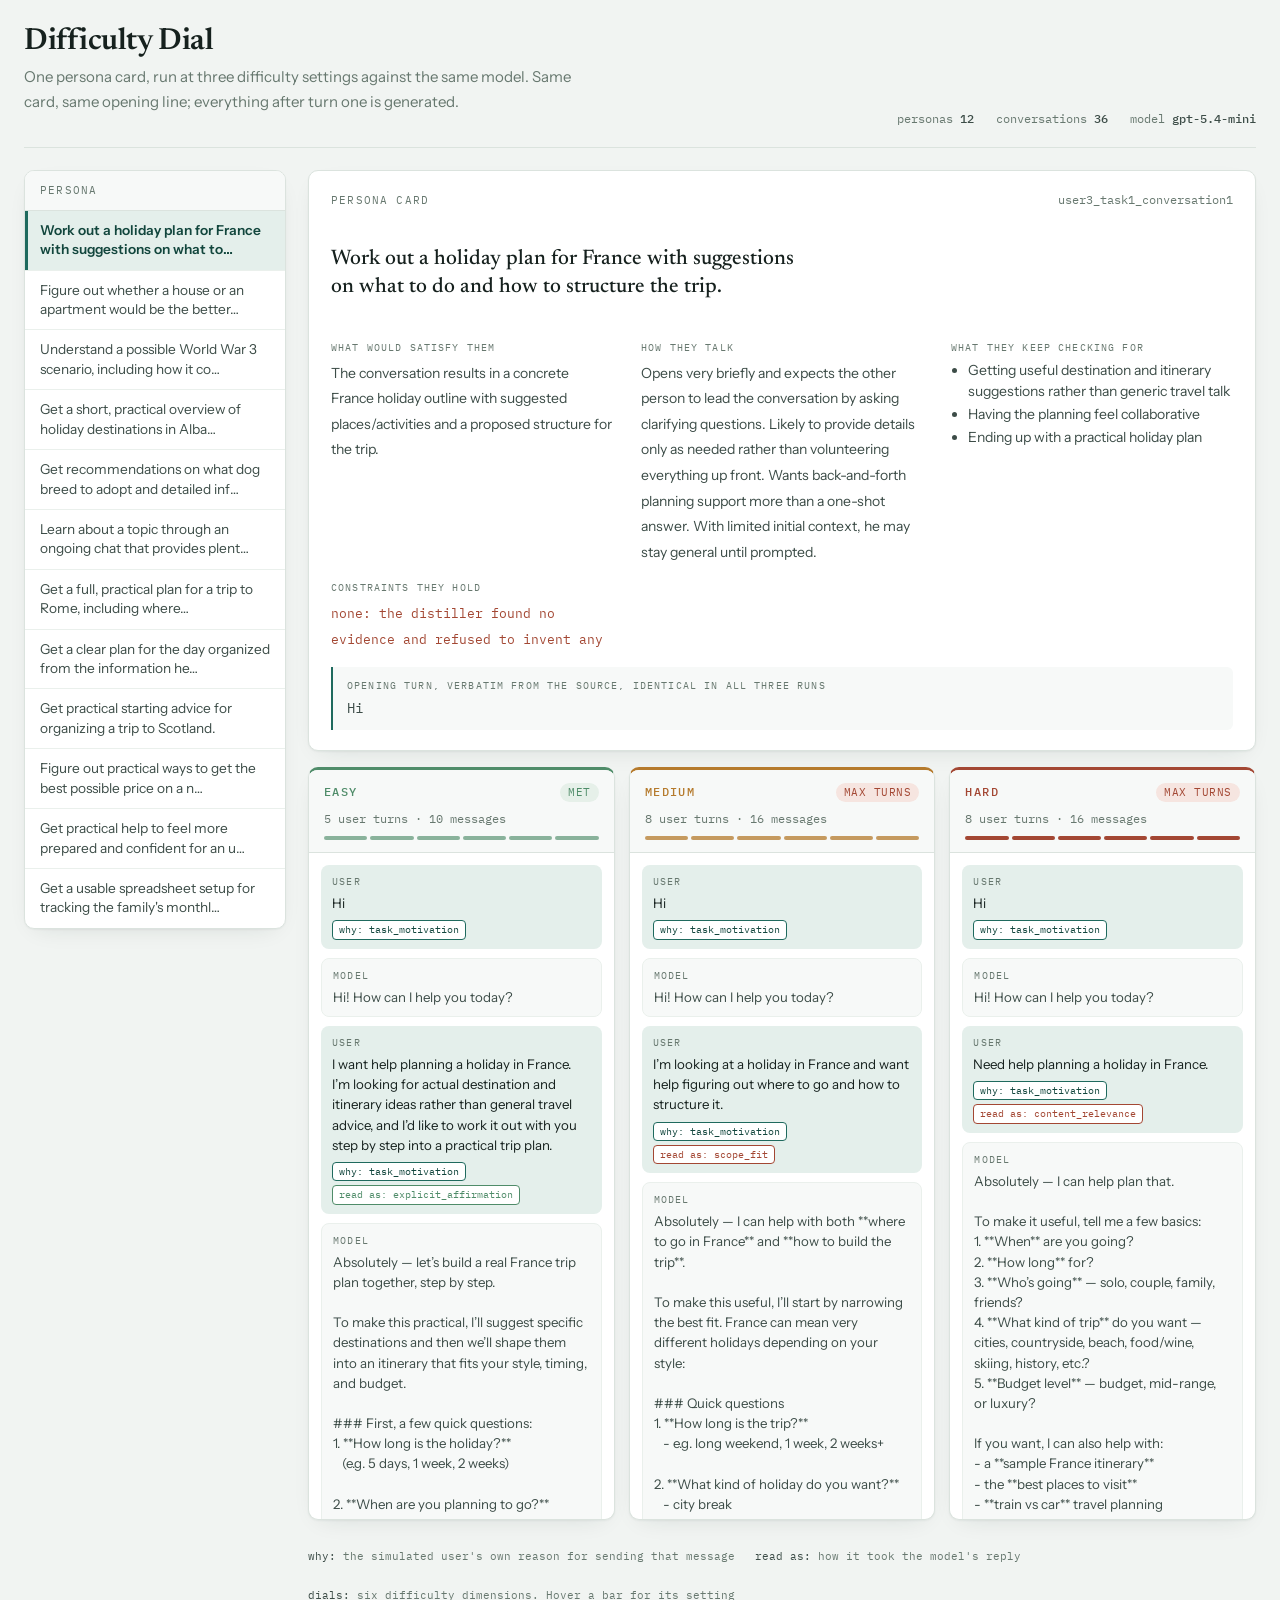
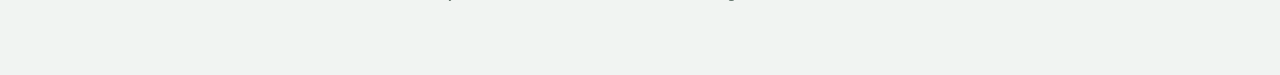
<file: site/static/demos/user-agent-eval/index.html>
<!doctype html>
<html lang="en">
<head>
<meta charset="utf-8">
<meta name="viewport" content="width=device-width, initial-scale=1">
<title>Difficulty Dial</title>
<link rel="preconnect" href="https://fonts.googleapis.com">
<link rel="preconnect" href="https://fonts.gstatic.com" crossorigin>
<link rel="stylesheet" href="https://fonts.googleapis.com/css2?family=Newsreader:opsz,wght@6..72,400;6..72,500;6..72,600&family=Instrument+Sans:wght@400;500;600&family=IBM+Plex+Mono:wght@400;500&display=swap">

<style>
:root{
  --ground:#F1F4F2; --surface:#FFFFFF; --surface-2:#F7F9F8;
  --ink:#16211E; --ink-2:#3C4C47; --muted:#67786F; --line:#DBE3DE; --line-2:#EAF0EC;
  --accent:#1F6A5E; --accent-soft:#E4EFEB; --accent-ink:#12463D;
  --easy:#4F8C69; --medium:#B57A2C; --hard:#A34733;
  --easy-soft:#E6F0E9; --hard-soft:#F6E5E0;
  --shadow:0 1px 2px rgba(20,40,34,.05),0 8px 24px -12px rgba(20,40,34,.14);
  --f-display:"Newsreader",ui-serif,Georgia,serif;
  --f-body:"Instrument Sans",ui-sans-serif,system-ui,-apple-system,sans-serif;
  --f-mono:"IBM Plex Mono",ui-monospace,SFMono-Regular,Menlo,monospace;
}
@media (prefers-color-scheme:dark){
  :root:not([data-theme="light"]){
    --ground:#0E1513; --surface:#171F1D; --surface-2:#1C2523;
    --ink:#E2EAE6; --ink-2:#BCC9C4; --muted:#889992;
    --line:#28352F; --line-2:#212C29;
    --accent:#4FC3AB; --accent-soft:#16302B; --accent-ink:#8FE0CE;
    --easy:#6FB489; --medium:#D6A153; --hard:#CE7259;
    --easy-soft:#182A21; --hard-soft:#2C1D19;
    --shadow:0 1px 2px rgba(0,0,0,.4),0 10px 28px -14px rgba(0,0,0,.6);
  }
}
:root[data-theme="dark"]{
  --ground:#0E1513; --surface:#171F1D; --surface-2:#1C2523;
  --ink:#E2EAE6; --ink-2:#BCC9C4; --muted:#889992;
  --line:#28352F; --line-2:#212C29;
  --accent:#4FC3AB; --accent-soft:#16302B; --accent-ink:#8FE0CE;
  --easy:#6FB489; --medium:#D6A153; --hard:#CE7259;
  --easy-soft:#182A21; --hard-soft:#2C1D19;
  --shadow:0 1px 2px rgba(0,0,0,.4),0 10px 28px -14px rgba(0,0,0,.6);
}

*{box-sizing:border-box}
body{
  margin:0;background:var(--ground);color:var(--ink);
  font-family:var(--f-body);font-size:16px;line-height:1.6;-webkit-font-smoothing:antialiased;
}
.shell{max-width:1440px;margin:0 auto;padding:26px 24px 60px;display:flex;flex-direction:column;gap:22px}
h1{font-family:var(--f-display);font-weight:600;font-size:1.9rem;letter-spacing:-.015em;margin:0;line-height:1.1}
.head{display:flex;align-items:flex-end;justify-content:space-between;gap:24px;flex-wrap:wrap;
  padding-bottom:18px;border-bottom:1px solid var(--line)}
.head .sub{font-size:.94rem;color:var(--muted);max-width:56ch;margin-top:6px}
.head .counts{font-family:var(--f-mono);font-size:.75rem;color:var(--muted);
  display:flex;gap:22px;flex-wrap:wrap;font-variant-numeric:tabular-nums}
.head .counts b{color:var(--ink-2);font-weight:500}

.layout{display:grid;grid-template-columns:262px 1fr;gap:22px;align-items:start}

.picker{background:var(--surface);border:1px solid var(--line);border-radius:10px;
  overflow:hidden;position:sticky;top:18px;box-shadow:var(--shadow)}
.picker .ph{padding:11px 15px;border-bottom:1px solid var(--line);background:var(--surface-2);
  font-family:var(--f-mono);font-size:.67rem;letter-spacing:.11em;text-transform:uppercase;color:var(--muted)}
.picker button{display:block;width:100%;text-align:left;background:none;border:0;
  border-bottom:1px solid var(--line-2);padding:10px 15px;cursor:pointer;
  font-family:var(--f-body);font-size:.855rem;color:var(--ink-2);line-height:1.42}
.picker button:last-child{border-bottom:0}
.picker button:hover{background:var(--surface-2)}
.picker button[aria-current="true"]{background:var(--accent-soft);color:var(--accent-ink);
  font-weight:600;box-shadow:inset 3px 0 0 var(--accent)}
.picker button:focus-visible{outline:2px solid var(--accent);outline-offset:-2px}

.card{background:var(--surface);border:1px solid var(--line);border-radius:10px;
  padding:20px 22px;display:flex;flex-direction:column;gap:16px;box-shadow:var(--shadow)}
.card-top{display:flex;align-items:baseline;justify-content:space-between;gap:16px;flex-wrap:wrap}
.card-top .lbl{font-family:var(--f-mono);font-size:.67rem;letter-spacing:.11em;
  text-transform:uppercase;color:var(--muted)}
.card-top .src{font-family:var(--f-mono);font-size:.72rem;color:var(--muted)}
.goal{font-family:var(--f-display);font-size:1.32rem;line-height:1.32;font-weight:500;
  text-wrap:balance;max-width:48ch}
.grid{display:grid;grid-template-columns:repeat(auto-fit,minmax(228px,1fr));gap:15px 28px}
.f .k{font-family:var(--f-mono);font-size:.65rem;letter-spacing:.11em;text-transform:uppercase;
  color:var(--muted);display:block;margin-bottom:4px}
.f .v{font-size:.875rem;color:var(--ink-2);line-height:1.5}
.f .empty{color:var(--hard);font-family:var(--f-mono);font-size:.79rem;line-height:1.45}
.f ul{margin:0;padding-left:17px}
.f li{margin-bottom:2px}
.opening{font-family:var(--f-mono);font-size:.855rem;background:var(--surface-2);
  border-left:2px solid var(--accent);padding:10px 14px;border-radius:0 6px 6px 0;color:var(--ink-2)}
.opening span{display:block;font-size:.65rem;letter-spacing:.11em;text-transform:uppercase;
  color:var(--muted);margin-bottom:4px}

.cols{display:grid;grid-template-columns:repeat(3,1fr);gap:14px}
.col{background:var(--surface);border:1px solid var(--line);border-radius:10px;
  overflow:hidden;display:flex;flex-direction:column;box-shadow:var(--shadow)}
.col.easy{border-top:3px solid var(--easy)}
.col.medium{border-top:3px solid var(--medium)}
.col.hard{border-top:3px solid var(--hard)}
.col-head{padding:12px 15px;border-bottom:1px solid var(--line);background:var(--surface-2);
  display:flex;flex-direction:column;gap:8px}
.col-title{display:flex;align-items:baseline;justify-content:space-between;gap:8px}
.col-title .t{font-family:var(--f-mono);font-size:.76rem;letter-spacing:.12em;
  text-transform:uppercase;font-weight:500}
.col.easy .t{color:var(--easy)} .col.medium .t{color:var(--medium)} .col.hard .t{color:var(--hard)}
.stop{border-radius:99px;padding:1px 8px;font-family:var(--f-mono);font-size:.66rem;
  letter-spacing:.05em;text-transform:uppercase;white-space:nowrap}
.stop.met{background:var(--easy-soft);color:var(--easy)}
.stop.max_turns,.stop.gave_up{background:var(--hard-soft);color:var(--hard)}
.col-stats{font-family:var(--f-mono);font-size:.72rem;color:var(--muted);font-variant-numeric:tabular-nums}
.dials{display:flex;gap:3px}
.dials i{flex:1;height:4px;border-radius:2px;background:var(--line);display:block}
.dials i.lv-medium{background:var(--medium);opacity:.75}
.dials i.lv-low{background:var(--hard)}
.dials i.lv-high{background:var(--easy);opacity:.65}

.thread{padding:12px;display:flex;flex-direction:column;gap:9px;max-height:74vh;overflow-y:auto}
.turn{border-radius:8px;padding:9px 11px;font-size:.83rem;line-height:1.52}
.turn.u{background:var(--accent-soft);color:var(--ink)}
.turn.a{background:var(--surface-2);color:var(--ink-2);border:1px solid var(--line-2)}
.turn .who{font-family:var(--f-mono);font-size:.62rem;letter-spacing:.12em;text-transform:uppercase;
  color:var(--muted);display:block;margin-bottom:4px}
.turn .body{white-space:pre-wrap;overflow-wrap:anywhere}
.turn .trunc{color:var(--muted);font-family:var(--f-mono);font-size:.71rem}
.chips{display:flex;flex-wrap:wrap;gap:4px;margin-top:7px}
.chip{font-family:var(--f-mono);font-size:.63rem;padding:1px 6px;border-radius:4px;
  border:1px solid var(--line);color:var(--muted);background:var(--surface)}
.chip.why{border-color:var(--accent);color:var(--accent-ink)}
.chip.bad{border-color:var(--hard);color:var(--hard)}
.chip.good{border-color:var(--easy);color:var(--easy)}

.tabs{display:none;gap:6px}
.tabs button{flex:1;padding:9px;border:1px solid var(--line);background:var(--surface);
  border-radius:8px;font-family:var(--f-mono);font-size:.72rem;letter-spacing:.1em;
  text-transform:uppercase;cursor:pointer;color:var(--muted)}
.tabs button[aria-pressed="true"]{background:var(--accent-soft);color:var(--accent-ink);
  border-color:var(--accent)}
.legend{font-family:var(--f-mono);font-size:.71rem;color:var(--muted);display:flex;
  gap:20px;flex-wrap:wrap;align-items:center}
.legend b{font-weight:400;color:var(--ink-2)}

@media (max-width:1040px){
  .layout{grid-template-columns:1fr}
  .picker{position:static}
  .picker .list{display:grid;grid-template-columns:repeat(auto-fill,minmax(200px,1fr))}
}
@media (max-width:800px){
  .cols{grid-template-columns:1fr}
  .col{display:none} .col.active{display:flex}
  .tabs{display:flex}
  .thread{max-height:none}
}
@media (prefers-reduced-motion:reduce){*{animation:none!important;transition:none!important}}
</style>

<div class="shell">
  <header class="head">
    <div>
      <h1>Difficulty Dial</h1>
      <p class="sub">One persona card, run at three difficulty settings against the same
        model. Same card, same opening line; everything after turn one is generated.</p>
    </div>
    <div class="counts">
      <span>personas <b id="m-personas">…</b></span>
      <span>conversations <b id="m-convs">…</b></span>
      <span>model <b id="m-sut">…</b></span>
    </div>
  </header>

  <div class="layout">
    <nav class="picker" aria-label="Persona">
      <div class="ph">Persona</div>
      <div class="list" id="picker"></div>
    </nav>

    <div class="stack" style="display:flex;flex-direction:column;gap:16px">
      <div class="card" id="card"></div>
      <div class="tabs" id="tabs" role="group" aria-label="Difficulty"></div>
      <div class="cols" id="cols"></div>
      <p class="legend">
        <span><b>why:</b> the simulated user's own reason for sending that message</span>
        <span><b>read as:</b> how it took the model's reply</span>
        <span><b>dials:</b> six difficulty dimensions. Hover a bar for its setting</span>
      </p>
    </div>
  </div>
</div>

<script type="application/json" id="data">{"tiers":["easy","medium","hard"],"profile":{"easy":{"conversations":12,"user_turns_mean":3.6666666666666665,"user_msg_chars_mean":242.65625,"resolved_rate":1.0,"gave_up_rate":0.0,"hit_turn_cap_rate":0.0,"reorientation_rate":0.022727272727272728,"dissatisfaction_rate":0.11363636363636363,"stop_reasons":{"met":12}},"medium":{"conversations":12,"user_turns_mean":4.25,"user_msg_chars_mean":152.48717948717947,"resolved_rate":0.8333333333333334,"gave_up_rate":0.0,"hit_turn_cap_rate":0.16666666666666666,"reorientation_rate":0.02040816326530612,"dissatisfaction_rate":0.14285714285714285,"stop_reasons":{"max_turns":2,"met":10}},"hard":{"conversations":12,"user_turns_mean":5.916666666666667,"user_msg_chars_mean":137.4915254237288,"resolved_rate":0.5833333333333334,"gave_up_rate":0.0,"hit_turn_cap_rate":0.4166666666666667,"reorientation_rate":0.25757575757575757,"dissatisfaction_rate":0.6212121212121212,"stop_reasons":{"max_turns":5,"met":7}}},"personas":[{"id":"user3_task1_conversation1","goal":"Work out a holiday plan for France with suggestions on what to do and how to structure the trip.","concerns":["Getting useful destination and itinerary suggestions rather than generic travel talk","Having the planning feel collaborative","Ending up with a practical holiday plan"],"constraints":[],"behavior":"Opens very briefly and expects the other person to lead the conversation by asking clarifying questions. Likely to provide details only as needed rather than volunteering everything up front. Wants back-and-forth planning support more than a one-shot answer. With limited initial context, he may stay general until prompted.","success":"The conversation results in a concrete France holiday outline with suggested places/activities and a proposed structure for the trip.","opening":"Hi","runs":{"easy":{"messages":[{"r":"u","c":"Hi","t":false,"rl":"task_motivation","xl":"","gs":"in_progress"},{"r":"a","c":"Hi! How can I help you today?","t":false},{"r":"u","c":"I want help planning a holiday in France. I’m looking for actual destination and itinerary ideas rather than general travel advice, and I’d like to work it out with you step by step into a practical trip plan.","t":false,"rl":"task_motivation","xl":"explicit_affirmation","gs":"in_progress"},{"r":"a","c":"Absolutely — let’s build a real France trip plan together, step by step.\n\nTo make this practical, I’ll suggest specific destinations and then we’ll shape them into an itinerary that fits your style, timing, and budget.\n\n### First, a few quick questions:\n1. **How long is the holiday?**  \n   (e.g. 5 days, 1 week, 2 weeks)\n\n2. **When are you planning to go?**  \n   (month or season is enough)\n\n3. **What kind of trip do you want?**  \n   Pick any that fit:\n   - city break\n   - countryside/villages\n   - beaches/coast\n   - food and wine\n   - history/culture\n   - mountains/nature\n   - relaxed or fast-paced\n   - family / romantic / solo / friends\n\n4. **How will you travel in France?**  \n   - train\n   - car\n   - a mix\n   - not sure yet\n\n5. **Where would you like to start/end?**  \n   - Paris\n   - another city\n   - open to suggestions\n\n6. **Any “must-haves” or “avoid” items?**  \n   For example:\n   - want to avoid too much moving around\n   - don’t want expensive destinations\n   - want beach + cities\n   - no hiking\n   - interested in Provence, Loire, Normandy, Alsace, Bordeaux, Riviera, etc.\n\n### I","t":true},{"r":"u","c":"I’m thinking about 10 to 12 days, probably in late May or September. I want a mix of cities, food and wine, scenery, and some history, with a fairly relaxed pace and not too much moving around. I’d prefer trains or a train plus a small amount of driving if it really helps, and I’m open on where to start and finish. Paris is fine, but I don’t want the whole trip to be just big cities. Provence, Loire, Normandy, Burgundy, and maybe Alsace all sound interesting.","t":false,"rl":"context_grounding_and_constraints","xl":"explicit_affirmation","gs":"in_progress"},{"r":"a","c":"Great — that’s a very workable brief. For 10–12 days, relaxed pace, train-friendly, and a mix of cities + food/wine + scenery + history, I’d narrow this to a **2-base or 3-base trip**, with Paris only as an entry/exit point.\n\n## My strongest fit: **Paris + Loire Valley + Burgundy**\nThis gives you:\n- **Paris** for history, museums, food, easy arrival/departure\n- **Loire Valley** for châteaux, scenery, wine, and relaxed countryside\n- **Burgundy** for superb wine, pretty towns, and a slower pace\n\nIt’s very train-friendly and avoids too much hopping.\n\n---\n\n## Option 1: Best all-around relaxed trip\n### **10–12 days: Paris + Loire Valley + Burgundy**\n**Why it works:**  \nThis has the best balance of your interests without overloading the trip.\n\n### Suggested route\n- **Days 1–3: Paris**\n- **Days 4–6: Loire Valley**  \n  Base: **Tours** or **Amboise**\n- **Days 7–10 or 11: Burgundy**  \n  Base: **Dijon** or **Beaune**\n- Optional final night back in **Paris** if your flight timing makes it easier\n\n### What you’d see\n- **Paris:** Seine, Louvre or Musée d’Orsay, food markets, historic neighborhoods","t":true},{"r":"u","c":"Paris + Loire + Burgundy sounds like the best fit. Please turn that into a practical 10 to 12 day itinerary with suggested bases, what to do each day, and whether I really need a car for any part of it.","t":false,"rl":"task_continuation","xl":"explicit_affirmation","gs":"in_progress"},{"r":"a","c":"Excellent choice. This is a very strong France trip and it works well without a car if you plan it sensibly.\n\n## Recommended structure\nI’d do this as:\n\n- **Days 1–3: Paris**\n- **Days 4–6: Loire Valley**  \n  Base: **Tours** or **Amboise**\n- **Days 7–11 or 12: Burgundy**  \n  Base: **Beaune** or **Dijon**\n\nIf you have **10 days**, keep it tighter:\n- 3 nights Paris\n- 3 nights Loire\n- 3 nights Burgundy\n- return day or departure from Dijon/Paris as convenient\n\nIf you have **12 days**, you can add:\n- an extra Paris night\n- an extra Loire day\n- or a slower Burgundy day with more wine villages\n\n---\n\n# Do you need a car?\n## Short answer: **not strictly, but a car helps in the Loire more than anywhere else**\n### Without a car:\n- **Paris:** no car needed\n- **Burgundy:** mostly workable by train + local tours/taxis\n- **Loire:** possible, but a car makes château-hopping much easier\n\n### Best compromise:\n- **Train for Paris → Loire → Burgundy**\n- Use a **small car for 2–3 days in the Loire** if you want maximum flexibility\n\nIf you want to stay fully train-based, I’d base in **Tours** and join **gui","t":true},{"r":"u","c":"That works well. Please give me the fully optimized version as an 11-day itinerary, ideally with a car-light approach, including the recommended bases, when to take trains, where a short car rental actually helps, and a couple of suggested hotel areas in each base.","t":false,"rl":"task_continuation","xl":"explicit_affirmation","gs":"in_progress"},{"r":"a","c":"Absolutely — here’s a **car-light 11-day France itinerary** that keeps the trip smooth, scenic, and practical.\n\n## Big-picture plan\n- **3 nights Paris**\n- **3 nights Loire Valley (base: Tours)**\n- **4 nights Burgundy (base: Beaune)**\n- Travel by **train between all bases**\n- Use a **short car rental only in the Loire** if you want the best experience there\n\nThis is the version I’d recommend for your brief.\n\n---\n\n# Why this is the best “car-light” setup\n- **Paris:** fully walk/metro/train-based\n- **Loire:** a car helps a lot for châteaux and wine villages, but only for a short stretch\n- **Burgundy:** very manageable without a car if you stay in Beaune and do one guided wine day or taxi/tour day\n\nIf you want the easiest practical balance, rent a car only for **2 days in the Loire**.\n\n---\n\n# 11-day itinerary\n\n## Days 1–3: Paris\n### Base: Paris\n**Recommended hotel areas:**\n1. **Le Marais** — stylish, central, good restaurants, easy wandering\n2. **Saint-Germain-des-Prés** — elegant, classic Paris, great cafes and location\n3. **Latin Quarter** — slightly more relaxed and often better value","t":true}],"stop":"met","turns":5,"difficulty":{"context_offering":"high","satisfiability":"high","goal_stability":"high","expression_clarity":"high","constraint_disclosure":"high","patience":"high"}},"medium":{"messages":[{"r":"u","c":"Hi","t":false,"rl":"task_motivation","xl":"","gs":"in_progress"},{"r":"a","c":"Hi! How can I help you today?","t":false},{"r":"u","c":"I’m looking at a holiday in France and want help figuring out where to go and how to structure it.","t":false,"rl":"task_motivation","xl":"scope_fit","gs":"in_progress"},{"r":"a","c":"Absolutely — I can help with both **where to go in France** and **how to build the trip**.\n\nTo make this useful, I’ll start by narrowing the best fit. France can mean very different holidays depending on your style:\n\n### Quick questions\n1. **How long is the trip?**  \n   - e.g. long weekend, 1 week, 2 weeks+\n\n2. **What kind of holiday do you want?**  \n   - city break\n   - beach/coast\n   - countryside/food/wine\n   - culture/history\n   - relaxed scenic road trip\n   - mix of a few\n\n3. **Who’s going?**  \n   - solo / couple / friends / family / children\n\n4. **What month or season?**  \n   - This matters a lot for weather and crowds.\n\n5. **How do you want to travel?**  \n   - train only\n   - fly + train\n   - car road trip\n   - no strong preference\n\n6. **Any must-haves or avoidances?**  \n   - beaches, vineyards, hiking, museums, luxury, budget, no driving, etc.\n\n### In the meantime, here are some strong France holiday styles\n- **Paris + one extra region**: best if you want a mix of iconic city and somewhere more relaxed.\n- **Provence**: best for villages, markets, sunshine, food, and scenic dr","t":true},{"r":"u","c":"Probably around 10 days, and likely as a couple. We want a mix really — good food, nice towns, some scenery, a bit of culture, and not something that feels too rushed. No strong preference yet on train vs car.","t":false,"rl":"context_grounding_and_constraints","xl":"explicit_affirmation","gs":"in_progress"},{"r":"a","c":"That sounds ideal for a very nice **two-base France trip** — enough time to enjoy food, scenery, culture, and slower pacing without dashing around.\n\n## Best-fit options for you\n\n### Option 1: **Paris + Loire Valley**\nBest if you want the classic French mix of **culture, food, pretty towns, châteaux, wine, and an easy pace**.\n\n- **Paris**: museums, cafés, dinners, atmosphere\n- **Loire Valley**: castles, wine tasting, riverside towns, relaxed countryside\n\n**Why it works:**  \nVery balanced, romantic, and not too frantic. Also easy by train.\n\n**Typical split:**  \n- 3–4 nights Paris\n- 5–6 nights Loire Valley\n\n---\n\n### Option 2: **Lyon + Provence**\nBest if you want **great food** plus beautiful southern towns and scenery.\n\n- **Lyon**: probably France’s best food city\n- **Provence**: hill towns, vineyards, markets, lavender/olive landscapes depending on season\n\n**Why it works:**  \nFeels very French, not overly touristy, and gives you both city culture and scenic countryside.\n\n**Typical split:**  \n- 2–3 nights Lyon\n- 6–7 nights Provence\n\n---\n\n### Option 3: **Bordeaux + Dordogne**\nBest if foo","t":true},{"r":"u","c":"This is helpful. I think Paris + Loire or Lyon + Provence are the main contenders — can you compare those a bit more directly on overall feel, ease, and what a 10-day trip would actually look like day to day?","t":false,"rl":"task_continuation","xl":"explicit_affirmation","gs":"in_progress"},{"r":"a","c":"Absolutely — those are both excellent, but they feel quite different.\n\n## Quick verdict\n- **Paris + Loire Valley** = more classic, elegant, easy, romantic, and lower-stress\n- **Lyon + Provence** = warmer, more scenic, more food-and-southern-France feeling, a bit more travel/logistics\n\nIf you want the most seamless 10-day trip, I’d lean **Paris + Loire**.  \nIf you want the most “French holiday” atmosphere and don’t mind a little more movement, I’d lean **Lyon + Provence**.\n\n---\n\n# 1) Overall feel\n\n## Paris + Loire Valley\n### Feel:\n- iconic France\n- polished, cultured, romantic\n- a nice mix of city energy and countryside calm\n- more “refined” than rustic\n\n### What it’s best for:\n- museums, galleries, cafés, dinners\n- pretty towns and châteaux\n- wine, but in a softer, gentler way\n- an easy, varied holiday without too much effort\n\n### Vibe:\nYou get a very satisfying contrast:  \n**big-city sophistication + peaceful Loire countryside**.\n\nIt tends to feel like a trip with a clear beginning and end, and a nice sense of progression.\n\n---\n\n## Lyon + Provence\n### Feel:\n- warmer, slower, more Me","t":true},{"r":"u","c":"Let’s make it concrete then. Can you sketch a sample 10-day itinerary for each with the actual bases you’d use, how many nights in each place, and whether you’d do it by train or with a car?","t":false,"rl":"task_continuation","xl":"explicit_affirmation","gs":"in_progress"},{"r":"a","c":"Absolutely. Here are two concrete 10-day versions, with the bases I’d use and the transport approach I’d recommend.\n\n---\n\n# Option A: Paris + Loire Valley\n## Best done by: **train**\nThis is the cleaner, easier version. You can do the whole trip very comfortably without a car, especially if you choose your Loire base well.\n\n## Suggested split\n- **Paris: 4 nights**\n- **Loire Valley: 5 nights**\n- **1 departure day** built into the 10-day trip\n\n## Best bases\n- **Paris**\n- **Tours** as the Loire base\n\n### Why Tours?\n- very practical for trains\n- good restaurants and easy services\n- good access to Loire châteaux\n- central enough for day trips\n- less fussy than some smaller towns\n\nIf you wanted slightly more charm, **Amboise** is also lovely, but Tours is the easier overall base.\n\n---\n\n## Sample 10-day itinerary: Paris + Loire\n\n### Day 1 — Arrive in Paris\n- check into hotel\n- easy evening walk\n- casual dinner in your neighbourhood\n\n**Night 1: Paris**\n\n### Day 2 — Paris\n- one major museum or landmark\n- café lunch\n- slow afternoon in a district you like\n\n**Night 2: Paris**\n\n### Day 3 — Paris\n","t":true},{"r":"u","c":"Yes — go one level more specific on both so I can actually choose. For Paris + Loire, which Loire towns/châteaux/day trips would you pick from a Tours base? And for Lyon + Provence, which Provence base would you choose and what day trips would you actually build around it?","t":false,"rl":"task_continuation","xl":"explicit_affirmation","gs":"in_progress"},{"r":"a","c":"Absolutely — here’s the more concrete version.\n\n---\n\n# 1) Paris + Loire Valley from a Tours base\n## I’d choose: **Tours**\nFor your kind of trip, Tours is the best practical base. It’s not the prettiest town in the region, but it gives you:\n- easy train access from Paris\n- good restaurants\n- lots of hotel/apartment choice\n- straightforward access to the best Loire sights\n\nIf you want a more charming base, **Amboise** is the main alternative — but I’d still pick Tours for ease.\n\n---\n\n## What I’d actually build around Tours\n\n### Best château/day trip picks\nIf you’re staying in Tours for 5 nights, I’d do **3 main day trips plus 1 lighter flexible day**.\n\n### 1. **Château de Chenonceau**\nThis is the standout.\n- one of the most beautiful châteaux in France\n- elegant, romantic, very photogenic\n- easy to combine with a relaxed lunch nearby\n\n**Why I’d pick it:**  \nIf you only do one château, make it this one.\n\n---\n\n### 2. **Château de Chambord**\nThe grand, iconic one.\n- huge, dramatic, impressive\n- feels more “statement” than intimate\n- best if you want the classic Loire castle experience\n\n**","t":true},{"r":"u","c":"Good, this is the level I needed. We’d probably be looking at late May or September, mid-range budget, and I think we’d lean slightly more toward scenery/food than museums. Based on that, which of the two would you actually recommend, and can you give me a final 10-day outline for the one you’d pick?","t":false,"rl":"context_grounding_and_constraints","xl":"explicit_affirmation","gs":"in_progress"},{"r":"a","c":"Given **late May or September**, a **mid-range budget**, and a slight preference for **scenery + food over museums**, I’d recommend:\n\n# **Lyon + Provence**\n\n## Why I’d pick it\n- **Better fit for your priorities**: it leans more toward food, wine, pretty towns, and scenery.\n- **Late May / September are ideal** for Provence: warm enough to feel like a proper holiday, but usually not peak summer chaos.\n- **More rewarding for a couple** if you want long lunches, village wandering, vineyards, and scenic drives.\n- **Mid-range budget works well** there if you base sensibly and don’t jump around too much.\n\nParis + Loire is the easier, more classic choice — but for your specific preferences, **Lyon + Provence will feel more like the holiday you’re describing**.\n\n---\n\n# Best structure for the trip\nI’d do:\n\n- **Lyon: 3 nights**\n- **Aix-en-Provence: 6 nights**\n- **1 travel/departure day**\n\n## Transport\n- **Train to Lyon**\n- **Train or short transfer to Aix/Provence**\n- **Car for the Provence portion** is the key recommendation\n\nIf you don’t want to drive the whole time, you could do Lyon by trai","t":true},{"r":"u","c":"That sounds like the stronger fit. Before I lock it in, can you give me the Paris + Loire version at the same level as a final 10-day outline too, so I can compare the two properly?","t":false,"rl":"task_continuation","xl":"explicit_affirmation","gs":"in_progress"},{"r":"a","c":"Absolutely — here’s the **Paris + Loire** version at the same level, so you can compare it directly with Lyon + Provence.\n\nGiven your preferences, I still think **Lyon + Provence** is the better fit overall — but **Paris + Loire** is the easier, more classic, and slightly more elegant trip. If you want a very smooth holiday with less driving and a more iconic France feel, this is the one.\n\n---\n\n# Paris + Loire: best structure\nI’d do:\n\n- **Paris: 4 nights**\n- **Tours: 5 nights**\n- **1 travel/departure day**\n\n## Transport\n- **Train the whole way is the cleanest option**\n- You can do the Loire with a car, but for this version I’d keep it **mostly train-based**\n- If you want extra flexibility in the Loire, you could rent a car for 2–3 days from Tours, but it’s not essential\n\n---\n\n# Final 10-day outline: Paris + Loire\n\n## Day 1 — Arrive in Paris\n- Arrive and check in\n- Keep it easy: neighbourhood walk, café, relaxed dinner\n- Don’t try to “do Paris” on day one\n\n**Night 1: Paris**\n\n---\n\n## Day 2 — Paris: classic city day\n- One major sight or museum\n- Café lunch\n- Slow afternoon wandering a ","t":true}],"stop":"max_turns","turns":8,"difficulty":{"context_offering":"medium","satisfiability":"medium","goal_stability":"medium","expression_clarity":"medium","constraint_disclosure":"medium","patience":"medium"}},"hard":{"messages":[{"r":"u","c":"Hi","t":false,"rl":"task_motivation","xl":"","gs":"in_progress"},{"r":"a","c":"Hi! How can I help you today?","t":false},{"r":"u","c":"Need help planning a holiday in France.","t":false,"rl":"task_motivation","xl":"content_relevance","gs":"in_progress"},{"r":"a","c":"Absolutely — I can help plan that.\n\nTo make it useful, tell me a few basics:\n1. **When** are you going?  \n2. **How long** for?  \n3. **Who’s going** — solo, couple, family, friends?  \n4. **What kind of trip** do you want — cities, countryside, beach, food/wine, skiing, history, etc.?  \n5. **Budget level** — budget, mid-range, or luxury?\n\nIf you want, I can also help with:\n- a **sample France itinerary**\n- the **best places to visit**\n- **train vs car** travel planning\n- **hotel area recommendations**\n- a **budget estimate**","t":false},{"r":"u","c":"Probably sometime soon, around 10 days, just two of us. Mid-range I guess. Want a mix of nice places, food, maybe a bit of coast, not just rushing around cities.","t":false,"rl":"context_grounding_and_constraints","xl":"explicit_affirmation","gs":"in_progress"},{"r":"a","c":"That sounds like a great France trip: relaxed, scenic, good food, and a bit of coast.\n\nA very good fit for **10 days, 2 people, mid-range** would be a route like:\n\n## Best overall options\n### Option 1: **Paris + Loire Valley + Loire/Atlantic coast**\nGood if you want classic France without too much moving around.\n- **Paris**: 3 nights\n- **Loire Valley**: 3 nights\n- **Coast**: 3 nights\n- **1 night** near Paris or in transit depending on flights\n\nThis gives you:\n- great food and wine\n- beautiful towns/châteaux\n- a seaside finish\n\n### Option 2: **Nice + Provence + French Riviera**\nBest if you want warmer weather and coast-focused with pretty inland villages.\n- **Nice**: 3 nights\n- **Provence base**: 4 nights\n- **Coastal town / Nice again**: 2–3 nights\n\nThis gives you:\n- beaches and sea views\n- markets, olive oil, wine, hill towns\n- a slower, sunny trip\n\n### Option 3: **Bordeaux + Dordogne + Atlantic coast**\nGreat for food, wine, and a relaxed pace.\n- **Bordeaux**: 2–3 nights\n- **Dordogne**: 4 nights\n- **Arcachon / Atlantic coast**: 2–3 nights\n\nThis gives you:\n- wine regions\n- beautiful v","t":true},{"r":"u","c":"This is a bit broad. We’d be coming from the UK and I only have 10 days, so can you narrow it to one or two actual routes that fit that properly, with where to base ourselves and how to move between them?","t":false,"rl":"content_expectation","xl":"partial_satisfaction","gs":"in_progress"},{"r":"a","c":"Absolutely — with **10 days from the UK**, you’ll want **one strong route**, not lots of hopping.\n\nHere are **two real, practical itineraries** that fit your brief well: relaxed pace, good food, a bit of coast, mid-range, and easy transport.\n\n---\n\n# Route 1: **Paris + Loire Valley + Atlantic Coast**\n**Best if you want:** classic France, beautiful towns, wine/food, and a seaside finish without long travel.\n\n## Why it works\n- Easy from the UK by **Eurostar to Paris**\n- Then a simple train route down the Loire\n- Finish on the Atlantic coast for a proper holiday feel\n- No need for a car unless you want one in the Loire/coast section\n\n## Suggested bases\n### 1) **Paris — 3 nights**\nStay in:\n- **Le Marais**\n- **Saint-Germain**\n- **Canal Saint-Martin**\n\nThese are good for:\n- walking around\n- cafés, bistros, markets\n- easy transport\n\n### 2) **Amboise or Tours — 3 nights**\nI’d suggest **Amboise** if you want prettier/smaller, **Tours** if you want easier train connections and more choice.\n\nThis is your Loire base for:\n- château visits\n- wine tasting\n- riverside walks\n- slower pace\n\n### 3) **La","t":true},{"r":"u","c":"Do the south one properly. Day by day, where to stay, and whether this is better by train or car. Also not too expensive.","t":false,"rl":"content_expectation","xl":"partial_satisfaction","gs":"in_progress"},{"r":"a","c":"Absolutely — here’s a **proper 10-day South of France plan** that stays **mid-range**, avoids too much moving around, and keeps travel simple.\n\nI’d do this as:\n\n# Best fit: **Nice + Aix-en-Provence + Cassis**\nThis gives you:\n- coast\n- food\n- pretty towns\n- a good mix of city/sea/countryside\n- no need to spend loads\n\n## Train or car?\n### My recommendation: **mostly train, with 1 car only if you really want inland flexibility**\nFor your style and budget, **train is better overall**.\n\nWhy:\n- cheaper than a full 10-day car rental + fuel + parking\n- easier between Nice and Aix\n- less stress in towns\n\nWhere a car would help:\n- Provence countryside\n- calanques/coastal exploring around Cassis\n- villages around Aix\n\nBut for a **mid-range, not-rushing trip**, you can do this very well **by train + local taxis/buses**.\n\nSo below I’ll give you the **best train-first version**, and then I’ll note where a **1–2 day car hire** could improve it.\n\n---\n\n# 10-day itinerary: South of France\n\n## Day 1 — Arrive in Nice\n### Base:\n**Nice, 3 nights**\n\n### Where to stay:\nChoose either:\n- **Old Town (Vieux Nic","t":true},{"r":"u","c":"Better, but the flex day is vague and I need this tighter. Make it a clean 10-day version with exact overnight structure, say whether to fly in/out of Nice or Marseille, and give me realistic mid-range hotel area suggestions and a rough total budget for the two of us.","t":false,"rl":"task_reorientation","xl":"partial_satisfaction","gs":"in_progress"},{"r":"a","c":"Yes — let’s tighten it into a clean, workable **10-day South of France trip** with no vague flex day.\n\n## Best version for your brief\n**Fly into Nice, fly out of Marseille**  \nThis avoids backtracking and works very well for this route.\n\n### Route:\n**Nice (3 nights) → Aix-en-Provence (4 nights) → Cassis (2 nights) → depart Marseille**\n\nThat’s **9 nights / 10 days**, which is the usual way to structure a 10-day holiday.\n\n---\n\n# 10-day plan, day by day\n\n## Day 1 — Fly into Nice\n- Arrive in Nice\n- Check in\n- Easy evening walk and dinner\n\n### Overnight: **Nice**\n\n## Day 2 — Nice\n- Old Town\n- Cours Saleya market\n- Castle Hill views\n- Beach/seafront stroll\n\n### Overnight: **Nice**\n\n## Day 3 — Nice coast day\n- Day trip to **Villefranche-sur-Mer** or **Antibes**\n- Relaxed lunch by the sea\n- Return to Nice\n\n### Overnight: **Nice**\n\n---\n\n## Day 4 — Travel to Aix-en-Provence\n- Train from Nice to **Aix-en-Provence TGV**\n- Taxi/shuttle into town\n- Afternoon/evening exploring Aix\n\n### Overnight: **Aix-en-Provence**\n\n## Day 5 — Aix-en-Provence\n- Markets\n- Old town\n- Cafés and relaxed lunch\n- Easy e","t":true},{"r":"u","c":"Yes, do the bookable version. Give me a shortlist of actual hotel examples in each stop and the exact transfer plan between them.","t":false,"rl":"task_continuation","xl":"partial_satisfaction","gs":"in_progress"},{"r":"a","c":"Absolutely — here’s a more **bookable, practical version** of the trip with **actual hotel examples** and a **clear transfer plan**.\n\nI’ll keep it focused on **mid-range**, central locations, and easy logistics.\n\n---\n\n# Final route\n**Fly into Nice → Nice (3 nights) → Aix-en-Provence (4 nights) → Cassis (2 nights) → fly home from Marseille**\n\n---\n\n# 1) NICE — 3 nights\n\n## Best areas to stay\n- **Old Town (Vieux Nice)**: most atmospheric, best food access\n- **Carré d’Or / near the Promenade**: a bit calmer, easier for beach walks\n- I’d prioritize **Old Town** unless you strongly want a sea-facing hotel\n\n## Hotel shortlist\n### 1. **Hotel Rossetti**\n- In/near the Old Town\n- Boutique feel\n- Good mid-range option for atmosphere\n\n### 2. **Hôtel La Villa Nice Victor Hugo**\n- Central, elegant, usually good value for this level\n- Easy walking to a lot of central Nice\n- Solid mid-range choice\n\n### 3. **Hôtel Le Grimaldi by HappyCulture**\n- Good central location\n- Comfortable, reliable chain-style boutique hotel\n- Often good value for Nice\n\n### 4. **Aparthotel Adagio Nice Promenade des Anglais**\n","t":true},{"r":"u","c":"Still a bit soft. I need the transfer bit to be exact enough to follow — which station to station, whether Cassis is better by taxi or train from Aix in practice, and maybe pick one hotel in each place as the sensible default.","t":false,"rl":"content_expectation","xl":"partial_satisfaction","gs":"in_progress"},{"r":"a","c":"Got it. Here’s the **practical, followable version** with one default hotel per stop and the transfers made specific enough to actually book.\n\n## Best overall setup\n**Fly in to Nice, fly out of Marseille**\n\nRoute:\n- **Nice: 3 nights**\n- **Aix-en-Provence: 4 nights**\n- **Cassis: 2 nights**\n- **Depart Marseille**\n\nThis is still the cleanest and least wasteful route for 10 days.\n\n---\n\n# 1) NICE — sensible default hotel\n## Stay here: **Hôtel La Villa Nice Victor Hugo**\nWhy this one:\n- central\n- comfortable mid-range\n- easy access to the promenade and station/tram\n- safer bet than chasing a bargain in a worse location\n\n### Alternative if you want more Old Town character:\n**Hotel Rossetti**  \nBut for “sensible default,” I’d choose **La Villa Nice Victor Hugo**.\n\n---\n\n# 2) Transfer: NICE to AIX-EN-PROVENCE\n## Best way in practice: **train**\nThis is much easier than driving.\n\n### Exact transfer\n1. Go from your hotel to **Nice Ville station**\n2. Take a direct or one-change train to **Aix-en-Provence TGV**\n3. From **Aix-en-Provence TGV**, take the **navette/shuttle bus or taxi** into central A","t":true}],"stop":"max_turns","turns":8,"difficulty":{"context_offering":"low","satisfiability":"low","goal_stability":"low","expression_clarity":"low","constraint_disclosure":"low","patience":"low"}}}},{"id":"user3_task2_conversation1","goal":"Figure out whether a house or an apartment would be the better and easier option to rent.","concerns":["Which option is better overall","Which option is easier to rent","Getting clear help with making the decision"],"constraints":[],"behavior":"Starts with a brief, general request and does not provide much detail upfront. Likely expects the other person to structure the decision and may answer follow-up questions if asked. Focused on reaching a practical conclusion rather than discussing theory at length.","success":"By the end of the conversation, he has a clear recommendation or comparison that helps him choose between renting a house or an apartment, with specific attention to which is easier to rent.","opening":"I need you to help me with a decision making","runs":{"easy":{"messages":[{"r":"u","c":"I need you to help me with a decision making","t":false,"rl":"task_motivation","xl":"","gs":"in_progress"},{"r":"a","c":"Absolutely — I can help with that.\n\nTell me:\n1. What decision you’re trying to make\n2. Your options\n3. What matters most to you\n4. Any constraints or deadlines\n\nIf you want, I can help you:\n- compare pros and cons\n- think through consequences\n- rank options by priority\n- make a recommendation based on your goals\n\nShare the situation, and we’ll work through it together.","t":false},{"r":"u","c":"I am trying to decide whether it would be better to rent a house or an apartment. What matters most is which option is better overall and especially which one is usually easier to rent, because I want a clear recommendation and not just a generic list.","t":false,"rl":"context_grounding_and_constraints","xl":"explicit_affirmation","gs":"in_progress"},{"r":"a","c":"If your main priority is **which is usually easier to rent**, the clear recommendation is: **an apartment is usually the better choice**.\n\n### Why apartments are usually easier to rent\n- **Lower upfront cost** in most markets\n- **More available units** than houses\n- **Less competition for approval** than many single-family homes\n- **Simpler maintenance and management**, which often makes landlords more willing to rent quickly\n- **More flexible lease options** in many places\n\n### When a house might be the better choice\nA house can be better if you care more about:\n- **more space**\n- **privacy**\n- **yard/outdoor area**\n- **living with family, roommates, or pets**\n- **longer-term comfort**\n\nBut if the question is “what is better overall, especially for ease of renting?” then the practical answer is:\n\n## Recommendation: rent an apartment\nIt is generally the **easier, more accessible, and safer default choice** for renting.\n\nIf you want, I can also help you decide based on your **budget, location, and lifestyle** and give you a more personalized recommendation.","t":false},{"r":"u","c":"That helps. Give me a more practical comparison based on budget, location, and lifestyle so I can tell when a house would actually make more sense than an apartment.","t":false,"rl":"task_continuation","xl":"explicit_affirmation","gs":"in_progress"},{"r":"a","c":"Here’s a practical way to think about it:\n\n## Default recommendation\n**Choose an apartment unless a house gives you a clear benefit in space, privacy, or long-term value for the money.**  \nIn most cases, apartments are the easier, lower-risk rental choice.\n\n---\n\n## Budget: when a house makes sense\nA house can make more sense if:\n\n- **The rent difference is small** compared with an apartment\n- You would otherwise need to pay for things like:\n  - parking\n  - storage\n  - extra bedrooms\n  - pet fees\n- You’re splitting costs with roommates or family, so the larger space becomes affordable\n\n### Apartment is better when:\n- You want to keep monthly costs predictable\n- You’re trying to save money\n- You don’t want surprise maintenance or utility costs\n- You’d rather avoid higher security deposits or move-in costs\n\n### Practical rule:\nIf a house is **more than about 10–20% more expensive** than a comparable apartment, it usually only makes sense if you truly need the extra space or privacy.\n\n---\n\n## Location: when a house makes sense\nA house is more attractive if:\n\n- You want to live in a **sub","t":true},{"r":"u","c":"Yes, do that. Ask me the 5 quick questions and then give me a recommendation on whether I should rent a house or an apartment, with extra focus on which one will be easier to rent.","t":false,"rl":"task_continuation","xl":"explicit_affirmation","gs":"in_progress"},{"r":"a","c":"Sure — answer these 5 quick questions, and I’ll give you a clear recommendation:\n\n1. **What’s your monthly rent budget?**\n2. **What city or type of area are you looking in?** (urban, suburban, rural)\n3. **Will you be living alone, with roommates, or with family?**\n4. **Do you have pets or need extra space/privacy?**\n5. **How long do you expect to stay?** (under 1 year, 1–2 years, 2+ years)\n\nReply with your answers in one line if you want, and I’ll tell you which is better and which is usually easier to rent in your situation.","t":false},{"r":"u","c":"My budget is still flexible right now, I am mainly deciding in general rather than for one exact listing. I would most likely be in a suburban or urban area, probably living alone or maybe with one other person, no pets right now, and I would likely stay at least 1 to 2 years.","t":false,"rl":"task_continuation","xl":"explicit_affirmation","gs":"in_progress"},{"r":"a","c":"Based on that, my recommendation is:\n\n## Rent an apartment\n\n### Why this is the better fit for you\n- You’re in an **urban or suburban** area, where apartments are usually more common and easier to find.\n- You’ll probably be **living alone or with one other person**, which usually does not justify the extra space of a house.\n- You **don’t have pets**, so one of the biggest house advantages is not relevant.\n- A **1–2 year stay** is enough time to benefit from an apartment without needing the larger commitment or extra upkeep of a house.\n\n### Why it’s usually easier to rent\nApartments are generally:\n- **more available**\n- **faster to apply for and move into**\n- **easier to qualify for**\n- **less expensive upfront**\n- **more flexible for shorter-term renters**\n\nHouses often involve:\n- fewer listings\n- more competition in some areas\n- higher rent\n- more responsibility\n- stricter landlord preferences\n\n## When a house would make more sense for you\nA house would start to make sense only if:\n- you find one that is **very close in price to an apartment**\n- you want noticeably more space or pri","t":true}],"stop":"met","turns":5,"difficulty":{"context_offering":"high","satisfiability":"high","goal_stability":"high","expression_clarity":"high","constraint_disclosure":"high","patience":"high"}},"medium":{"messages":[{"r":"u","c":"I need you to help me with a decision making","t":false,"rl":"task_motivation","xl":"","gs":"in_progress"},{"r":"a","c":"Absolutely — I can help with that.\n\nTo give you useful advice, tell me:\n1. **What decision you need to make**\n2. **Your options**\n3. **What matters most to you**  \n   - e.g. cost, time, risk, happiness, career growth, family, etc.\n4. **Any deadline or constraints**\n5. **What you’re leaning toward right now**\n\nIf you want, I can help you:\n- compare pros and cons\n- make a decision matrix\n- think through risks\n- choose based on your values\n- talk it out step by step\n\nSend me the decision, and we’ll work through it together.","t":false},{"r":"u","c":"I’m trying to decide whether it would be better and easier to rent a house or an apartment.","t":false,"rl":"task_motivation","xl":"explicit_affirmation","gs":"in_progress"},{"r":"a","c":"Sure — here’s a simple way to think about it.\n\n## Usually, an apartment is better if you want:\n- **Lower rent**\n- **Less maintenance**\n- **Easier move-in**\n- **More flexibility**\n- **Amenities** like gym, pool, security, or laundry\n\n## Usually, a house is better if you want:\n- **More space**\n- **More privacy**\n- **A yard**\n- **Fewer shared walls / less noise**\n- **Room for pets, family, or hobbies**\n\n## “Better and easier” depends on what you mean:\n### Easier:\nAn **apartment is usually easier** because:\n- there’s less upkeep\n- repairs are often handled for you\n- utilities may be simpler\n- move-in is often more straightforward\n\n### Better:\nA **house is often better** if you value:\n- privacy\n- space\n- quiet\n- feeling more “settled”\n\n## A quick rule of thumb:\n- Choose an **apartment** if you want **convenience and lower responsibility**\n- Choose a **house** if you want **space and privacy**\n\nIf you want, I can help you decide based on your situation by comparing:\n- budget\n- pets\n- commute\n- how much space you need\n- whether you live alone or with others\n\nIf you give me those details, I ","t":true},{"r":"u","c":"Yeah, I want the practical recommendation. Which one is usually easier to rent and get approved for?","t":false,"rl":"task_continuation","xl":"explicit_affirmation","gs":"in_progress"},{"r":"a","c":"Usually, an **apartment is easier to rent and get approved for**.\n\n### Why apartments are often easier:\n- **More units available** means more options\n- **Standardized application process**\n- **Less strict requirements** than many house rentals\n- **Lower income requirements** compared with higher-rent houses\n- **Faster approval** since management companies often handle it in a more routine way\n\n### Houses can be harder because:\n- Often rented by **individual landlords**\n- May have **stricter screening**\n- Sometimes require **higher income, better credit, or stronger rental history**\n- Fewer vacancies, so there’s more competition\n\n### Practical recommendation:\nIf your main goal is **ease of approval and easier renting**, go with an **apartment**.\n\n### One caveat:\nIn some markets, certain apartments can still be very strict, and some house owners are flexible. But **on average, apartments are the easier option**.\n\nIf you want, I can also tell you:\n- which is easier for **first-time renters**\n- which is easier with **bad credit**\n- which is easier with **pets**\n- which is easier with **i","t":true},{"r":"u","c":"Okay, that helps. What about overall though—if I care about both ease and whether it’s the better option day to day, which one would you recommend for most people?","t":false,"rl":"task_continuation","xl":"explicit_affirmation","gs":"in_progress"},{"r":"a","c":"For most people, I’d recommend **an apartment**.\n\n### Why apartment is usually the best overall choice:\n- **Easier to rent and get approved**\n- **Lower maintenance burden**\n- **Less expensive on average**\n- **More predictable day-to-day**\n- **Less worry about repairs, yard work, and upkeep**\n- Often comes with **security and amenities**\n\n### When a house is the better choice:\nA house is better if you strongly value:\n- **privacy**\n- **space**\n- **a yard**\n- **pets/kids**\n- **more control over your living environment**\n\n### My practical recommendation:\n- If you want the **easiest, simplest, most practical option**, choose an **apartment**\n- If you already know you need **space and privacy**, choose a **house**\n\n### Bottom line:\n**Apartment is the best default recommendation for most people.**  \nIt’s usually easier day to day and easier to get into.\n\nIf you want, I can help you decide based on your exact situation in under a minute.","t":false}],"stop":"met","turns":4,"difficulty":{"context_offering":"medium","satisfiability":"medium","goal_stability":"medium","expression_clarity":"medium","constraint_disclosure":"medium","patience":"medium"}},"hard":{"messages":[{"r":"u","c":"I need you to help me with a decision making","t":false,"rl":"task_motivation","xl":"","gs":"in_progress"},{"r":"a","c":"Absolutely — I can help with that.\n\nTo get started, tell me:\n1. **What decision you need to make**\n2. **Your options**\n3. **What matters most** to you (cost, time, risk, happiness, long-term value, etc.)\n4. **Any constraints** you have\n\nIf you want, you can also just paste the situation here, and I’ll help you think it through step by step.","t":false},{"r":"u","c":"House or apartment to rent. I need to know which is better overall and which is easier to rent.","t":false,"rl":"task_motivation","xl":"content_relevance","gs":"in_progress"},{"r":"a","c":"Here’s the short version:\n\n- **Better overall** depends on your priorities.\n- **Easier to rent** is usually **an apartment**.\n\n## Overall: house vs apartment\n\n### House is usually better if you want:\n- More space\n- Privacy\n- Yard/outdoor area\n- Less shared noise\n- A place for pets/kids\n- A more “home-like” feel\n\n### Apartment is usually better if you want:\n- Lower rent in many markets\n- Less maintenance\n- Easier move-in/move-out\n- More location options, especially in cities\n- Amenities like security, gym, laundry, etc.\n\n## Easier to rent\n**Apartments are generally easier to rent** because:\n- There are often more of them available\n- They appeal to more renters\n- Landlords may have standard application processes\n- They’re common in urban and commuter areas\n\nThat said, **houses can be easier to rent in some areas** if:\n- There are families looking for more space\n- The area has few apartments\n- The house is in a desirable school district or neighborhood\n\n## Best overall rule of thumb\n- If you want **comfort, space, and privacy** → **house**\n- If you want **affordability, convenience, and","t":true},{"r":"u","c":"That’s too general. I need a clearer recommendation, especially on what’s easier to rent in practice.","t":false,"rl":"content_expectation","xl":"partial_satisfaction","gs":"in_progress"},{"r":"a","c":"Clearer recommendation: **rent an apartment if your goal is the safest, easiest-to-rent option in practice.**\n\n## Why apartments are easier to rent in practice\nApartments usually rent faster and more consistently because:\n\n- **Broader demand**: singles, couples, students, and small households all want them.\n- **Lower monthly cost**: more people can afford them.\n- **Less maintenance burden**: fewer renters worry about lawns, repairs, etc.\n- **Standardized product**: they’re easier for landlords to market and compare.\n- **More inventory in many areas**: especially cities and suburbs.\n\n## When houses can be harder to rent\nHouses often take longer unless they fit a very specific demand:\n- families\n- pet owners\n- roommates\n- people needing extra space\n\nBut houses can sit longer because:\n- higher rent\n- higher utility costs\n- more upkeep\n- narrower renter pool\n\n## Practical recommendation\nIf you mean **“which is easier to rent out or easier to find as a tenant?”**  \n→ **Apartment, most of the time.**\n\nIf you mean **“which is better to live in?”**  \n- **Apartment** if you want convenience a","t":true},{"r":"u","c":"Fine, do that. I’m trying to decide as a tenant, not a landlord. Give me a simple recommendation and what would make the other option worth it.","t":false,"rl":"content_expectation","xl":"partial_satisfaction","gs":"in_progress"},{"r":"a","c":"**Recommendation: rent an apartment.**\n\nIt’s usually the better default as a tenant because it’s easier to find, simpler to maintain, and often cheaper all-in.\n\n## Choose the apartment unless a house gives you at least one of these:\n- **Much more space** you’ll actually use\n- **A yard** you need for kids, pets, or outdoor living\n- **Better privacy / less noise**\n- **A similar price** to the apartment\n- **A location advantage** you can’t get otherwise\n\n## When a house is worth it\nA house is worth paying extra for if:\n- you’re staying **long-term**\n- you have **pets or family**\n- you hate shared walls/noise\n- you need storage, parking, or outdoor space\n\n## Simple rule\n- **Apartment** = best default choice\n- **House** = only worth it if the extra space/privacy/yard clearly matters to you\n\nIf you want, I can turn this into a **one-line decision rule** based on your budget and lifestyle.","t":false},{"r":"u","c":"Yeah, give me the one-line decision rule. Make it practical.","t":false,"rl":"content_expectation","xl":"partial_satisfaction","gs":"in_progress"},{"r":"a","c":"**One-line rule:** Choose the **apartment** unless the **house costs no more than about 10–15% extra** and gives you a **clear, daily-use benefit** like more space, privacy, parking, or a yard.","t":false},{"r":"u","c":"That’s useful. One more thing: what should I compare besides rent so I don’t miss hidden costs?","t":false,"rl":"task_reorientation","xl":"explicit_affirmation","gs":"in_progress"},{"r":"a","c":"Compare these too:\n\n- **Utilities:** electricity, gas, water, trash, sewer, internet\n- **Parking:** fee, permits, or extra walk/commute\n- **Maintenance:** lawn care, snow removal, pest control\n- **Repairs:** who pays for what, and how fast issues get fixed\n- **Renter’s insurance**\n- **Move-in costs:** deposit, pet fees, application fees, admin fees\n- **Commute costs:** fuel, transit, tolls, time\n- **Space costs:** storage unit if the place is too small\n- **Noise/privacy tradeoff:** can affect quality of life a lot\n- **Lease terms:** renewal increases, sublet rules, break-lease penalties\n\n## Quick practical checklist\nWhen comparing two places, calculate:\n\n**Monthly housing cost = rent + utilities + parking + insurance + storage + maintenance extras**\n\nThen ask:\n- Is the house still worth it after all extras?\n- Does the apartment save enough to matter every month?\n\nIf you want, I can give you a **simple comparison template** you can copy and fill in for each place.","t":false}],"stop":"met","turns":6,"difficulty":{"context_offering":"low","satisfiability":"low","goal_stability":"low","expression_clarity":"low","constraint_disclosure":"low","patience":"low"}}}},{"id":"user4_task2_conversation1","goal":"Understand a possible World War 3 scenario, including how it could start, who might be involved, and how it could affect her country and other countries.","concerns":["A clear explanation of how such a war might start","Which countries or major players could be involved","How the conflict would affect her country","How other countries would be affected more broadly"],"constraints":[],"behavior":"Starts very briefly and does not provide context unless prompted. Likely wants the conversation to become informative quickly after a simple opener. Uses the interaction for learning and clarity, so she is likely to ask follow-up questions if the answer feels vague or incomplete, but not in an aggressive way.","success":"The conversation provides a clear, understandable overview of a potential World War 3 scenario that covers how it could begin, who could be involved, and the likely effects on her country and on other countries.","opening":"hello","runs":{"easy":{"messages":[{"r":"u","c":"hello","t":false,"rl":"task_motivation","xl":"","gs":"in_progress"},{"r":"a","c":"Hello! How can I help you today?","t":false},{"r":"u","c":"I want to understand a possible World War 3 scenario in a clear way. Please explain how something like that could start, which countries or major players might be involved, and how it could affect my country and other countries more broadly.","t":false,"rl":"task_motivation","xl":"content_relevance","gs":"in_progress"},{"r":"a","c":"A World War 3–type conflict is very unlikely to begin as a single dramatic event. More often, it would start through a chain of crises, miscalculation, and alliance commitments that gradually pull many countries in. Here’s a clear, high-level way to think about it.\n\n## How it could start\n\nA large war could emerge from one or more of these pathways:\n\n1. **A regional war spirals out of control**\n   - Example: a conflict in Eastern Europe, the South China Sea, or the Middle East escalates.\n   - One side attacks or is attacked in a way that triggers allies to respond.\n   - Leaders then feel pressured not to “back down,” and the conflict broadens.\n\n2. **A major power miscalculates**\n   - Countries sometimes assume the other side will not respond strongly.\n   - A limited strike, blockade, cyberattack, or missile exchange could be interpreted as the start of a broader war.\n\n3. **Alliance commitments are activated**\n   - If a NATO member is attacked, other NATO countries may be drawn in.\n   - Similar dynamics can happen through security pacts or informal defense partnerships.\n\n4. **Accidenta","t":true},{"r":"u","c":"That was clear and useful. Please do both of those next: explain the most likely trigger scenarios in 2026, and then describe how my specific country might be affected if I am in the United States.","t":false,"rl":"task_continuation","xl":"explicit_affirmation","gs":"in_progress"},{"r":"a","c":"Absolutely — here’s a clearer, 2026-focused view, followed by how it could affect the **United States** specifically.\n\n## Most likely trigger scenarios in 2026\n\nNo one can predict a world war, but the most plausible pathways in 2026 are usually **escalation from existing tensions**, not a surprise new war.\n\n### 1. Russia–NATO escalation in Europe\nThis remains one of the most serious risks.\n\n**How it could happen:**\n- The war in Ukraine expands in some way beyond current boundaries.\n- A missile, drone, cyberattack, or accident hits territory of a NATO country.\n- NATO responds militarily, and Russia treats that as direct involvement.\n\n**Why this is dangerous:**\n- NATO’s defense commitments make escalation fast.\n- Even if leaders want to avoid full war, public pressure and military logic can push them upward.\n\n**What would make it worse:**\n- Attacks on NATO logistics hubs, air bases, or command systems\n- Cyberattacks on power grids or communications\n- A major incident at sea or in the air involving Russian and NATO forces\n\n---\n\n### 2. Taiwan or the South China Sea crisis\nThis is one of ","t":true}],"stop":"met","turns":3,"difficulty":{"context_offering":"high","satisfiability":"high","goal_stability":"high","expression_clarity":"high","constraint_disclosure":"high","patience":"high"}},"medium":{"messages":[{"r":"u","c":"hello","t":false,"rl":"task_motivation","xl":"","gs":"in_progress"},{"r":"a","c":"Hello! How can I help you today?","t":false},{"r":"u","c":"Can you explain a possible World War 3 scenario, like how it could start, who would be involved, and how it might affect my country and other countries?","t":false,"rl":"task_motivation","xl":"content_relevance","gs":"in_progress"},{"r":"a","c":"Yes — I can explain a **plausible high-level scenario** without getting into tactical or harmful details.\n\n## First: a quick caveat\n“World War 3” is not a single likely event with one fixed script. If a global war ever happened, it would probably begin as a **regional crisis that escalates** through alliances, miscalculation, cyberattacks, economic shocks, and military responses.\n\n## A possible scenario: how it could start\nOne realistic path is:\n\n1. **A regional flashpoint becomes a major crisis**\n   - Examples often discussed by analysts include:\n     - **Russia–NATO tensions** around Eastern Europe\n     - **China–Taiwan** conflict in the Indo-Pacific\n     - **Middle East escalation** involving Iran, Israel, and other regional powers\n\n2. **A military incident causes escalation**\n   - A missile strike, aircraft shoot-down, naval collision, or accidental attack could kill troops or civilians and force retaliation.\n\n3. **Alliances pull in larger powers**\n   - A local conflict can widen if treaty allies or major powers intervene.\n   - Cyberattacks, sanctions, and propaganda campaigns wo","t":true},{"r":"u","c":"Can you do the country-specific version? I’m in Germany.","t":false,"rl":"content_expectation","xl":"explicit_affirmation","gs":"in_progress"},{"r":"a","c":"Yes — for **Germany**, a WW3-type scenario would most likely affect you through **NATO, Europe’s proximity to conflict, energy/security shocks, and cyber disruption** rather than Germany being a first target in the opening hours.\n\n## Why Germany would matter\nGermany is a major:\n- **NATO member**\n- **EU power**\n- **industrial and logistics hub**\n- **transport route** for military and civilian supply chains\n\nThat means if a major war broke out in Europe, Germany would be important even if the fighting started elsewhere.\n\n## Most plausible ways Germany could be affected\n\n### 1. If war starts in Eastern Europe\nA conflict involving **Russia and NATO** is one of the biggest risks people discuss.\n\nGermany could see:\n- NATO troop movements through the country\n- increased air defense activity\n- cyberattacks on government, media, banks, rail, and utilities\n- economic shock from energy and trade disruption\n- pressure to support allies with logistics, weapons, and possibly personnel\n\nGermany is unlikely to be “invaded” first in a conventional sense, but it could become a **rear-area support and ","t":true},{"r":"u","c":"Yeah, a timeline-style version would help. Just a realistic step-by-step of how something like that could escalate and how Germany and other countries might get pulled in.","t":false,"rl":"task_continuation","xl":"explicit_affirmation","gs":"in_progress"},{"r":"a","c":"Here’s a **realistic, high-level escalation timeline** for a major war scenario that could involve Germany and other countries. This is **not a prediction** — just one plausible path based on how crises usually grow.\n\n---\n\n## Phase 1: Rising tension\n### What happens\n- Relations between major powers worsen over months or years.\n- Military exercises become bigger and more frequent.\n- More cyberattacks, espionage, sanctions, and propaganda.\n- Naval and air incidents become more common.\n- Leaders start warning the public about “red lines.”\n\n### Germany’s role\n- Germany increases defense readiness and coordination with NATO.\n- More security around energy, transport, telecom, and government systems.\n- Public debate intensifies over defense spending, sanctions, and preparedness.\n\n### Other countries\n- NATO allies begin contingency planning.\n- China, Russia, or other involved states harden positions and test responses.\n- Neutral countries try to stay out but are pressured diplomatically.\n\n---\n\n## Phase 2: A flashpoint incident\n### What happens\nA specific event triggers escalation, for exampl","t":true},{"r":"u","c":"Do the 1-week / 1-month / 6-month version. I want to see how it could unfold over time, especially for Germany but also what other countries would be dealing with at each stage.","t":false,"rl":"content_expectation","xl":"explicit_affirmation","gs":"in_progress"},{"r":"a","c":"Absolutely — here’s a **realistic time-based escalation model**. This is still speculative, but it’s grounded in how major crises often unfold.\n\n---\n\n# 1 week: the shock phase\n\n## What could happen globally\nA major incident has just occurred:\n- a missile/drone strike\n- a ship or aircraft incident\n- a cyberattack causing major disruption\n- a border clash that kills soldiers or civilians\n\nIn the first week, the biggest features are:\n- confusion\n- emergency diplomacy\n- immediate military alerts\n- market panic\n- information warfare\n\n## Germany\nGermany would likely be dealing with:\n- emergency NATO consultations\n- heightened protection of airports, rail, power, and telecom networks\n- cybersecurity alerts for government, banks, and critical infrastructure\n- rapid political debate about sanctions, support, and readiness\n- public uncertainty and media saturation\n\nWhat ordinary people might notice:\n- some service disruptions\n- price jumps in fuel or energy markets\n- long news coverage and government statements\n- possible travel delays or security checks\n\n## Other countries\n### NATO countries\n","t":true}],"stop":"met","turns":5,"difficulty":{"context_offering":"medium","satisfiability":"medium","goal_stability":"medium","expression_clarity":"medium","constraint_disclosure":"medium","patience":"medium"}},"hard":{"messages":[{"r":"u","c":"hello","t":false,"rl":"task_motivation","xl":"","gs":"in_progress"},{"r":"a","c":"Hello! How can I help you today?","t":false},{"r":"u","c":"Can you explain a realistic World War 3 scenario a bit clearly? How it could start, who gets pulled in, and what it would do to countries more generally.","t":false,"rl":"task_motivation","xl":"content_relevance","gs":"in_progress"},{"r":"a","c":"A realistic “World War 3” scenario is more likely to start as a **regional war that escalates** than as a single, preplanned global conflict. The biggest danger is not that every major power wants world war, but that **alliances, miscalculation, cyberattacks, missiles, and mobilization pressure** turn a local crisis into something much larger.\n\nHere’s a clear way to think about it.\n\n## 1) How it could start\n\nA plausible path is:\n\n### Step 1: A regional flashpoint\nThe most likely flashpoints are areas where major powers already have competing interests:\n- **Taiwan / the South China Sea**\n- **Ukraine / NATO-Russia border**\n- **Korea**\n- **Middle East** involving Iran, Israel, Gulf states, and U.S. forces\n\nA crisis could begin with:\n- a blockade\n- a naval collision\n- a missile/drone strike\n- a cyberattack that cripples critical infrastructure\n- a mistaken shootdown of a military aircraft\n- an invasion or attempted seizure of territory\n\n### Step 2: Rapid escalation\nOnce fighting starts, both sides would try to:\n- destroy air defenses, command centers, satellites, radar, logistics\n- jam c","t":true},{"r":"u","c":"This is better, but still a bit broad. Do the country-by-country side part, and also say how a smaller country that isn’t directly fighting could still get hit.","t":false,"rl":"content_expectation","xl":"partial_satisfaction","gs":"in_progress"},{"r":"a","c":"Sure — I’ll keep this realistic and organized, but with one important caveat: in a true major war, **all alliances are situation-dependent**. Countries don’t all automatically jump in, and many would try hard to stay out unless directly attacked.\n\nI’ll break this into:\n\n1. **Likely sides by major region**\n2. **What kinds of countries would support whom**\n3. **How a smaller non-belligerent country could still get badly hit**\n\n---\n\n## 1) Likely sides in a major war\n\n### A. If the war starts in Europe: NATO vs Russia\n\nIf Russia were in direct war with NATO, the core split would likely be:\n\n### Likely NATO side\n- **United States**\n- **Canada**\n- **United Kingdom**\n- **France**\n- **Germany**\n- **Poland**\n- **Baltic states**: Estonia, Latvia, Lithuania\n- **Nordic countries**: Norway, Denmark, Iceland, Finland, Sweden\n- **Netherlands, Belgium, Luxembourg**\n- **Czech Republic, Slovakia, Hungary, Romania, Bulgaria**\n- **Italy, Spain, Portugal, Greece, Turkey**  \n  - Turkey is a special case because of geography and internal politics, but it is still a NATO member.\n\n### Likely Russian side\n- *","t":true},{"r":"u","c":"Do the small-country part. More concrete though — like what actually happens in the first few weeks and months if a country isn’t fighting but depends on imports.","t":false,"rl":"task_reorientation","xl":"partial_satisfaction","gs":"in_progress"},{"r":"a","c":"Absolutely. Here’s a more concrete picture of what can happen to a **small, non-belligerent country that depends on imports** during a major war.\n\nI’ll assume:\n- it is **not directly attacked**\n- it is **not a major military power**\n- it imports a lot of **fuel, food, fertilizer, medicine, and manufactured goods**\n- it relies on **global shipping and foreign banking**\n\n---\n\n# What happens in the first few weeks\n\n## Week 1: Shock and uncertainty\nAt first, the country may look “fine” on the surface. The war is somewhere else. But very quickly:\n\n### 1. Shipping starts to change\n- shipping companies reroute vessels away from risky areas\n- insurance rates rise\n- some cargo gets delayed “just in case”\n- ports begin seeing fewer arrivals or less reliable schedules\n\n### 2. Markets react immediately\nEven before shortages appear, prices can jump:\n- oil and gas prices rise\n- food commodities rise\n- freight costs rise\n- the local currency may weaken if investors panic\n\n### 3. Businesses start reacting\nImporters and wholesalers may:\n- buy extra stock if they can\n- delay orders because prices are ","t":true},{"r":"u","c":"Use an actual example country. Maybe one small import-dependent one and walk through what happens there specifically.","t":false,"rl":"task_reorientation","xl":"partial_satisfaction","gs":"in_progress"},{"r":"a","c":"Sure. A good real-world example is **Sri Lanka**: a relatively small country that depends heavily on imports for **fuel, fertilizer, medicine, and many consumer goods**, and that has already shown how vulnerable such an economy can be to external shocks.\n\nI’ll use Sri Lanka as a **hypothetical non-belligerent country during a major world war** — not because it would necessarily be involved, but because it shows the mechanics clearly.\n\n---\n\n# Why Sri Lanka is a useful example\n\nSri Lanka imports a lot of:\n- **fuel**\n- **wheat and other food inputs**\n- **fertilizer**\n- **medicine and medical equipment**\n- **industrial goods and spare parts**\n\nIt also depends on:\n- **shipping routes**\n- **foreign currency earnings** from tourism, remittances, and exports\n- stable access to **dollars** or other hard currency to pay for imports\n\nThat makes it very sensitive to:\n- oil price spikes\n- shipping disruption\n- global inflation\n- currency weakness\n- loss of tourism and trade\n\n---\n\n# What happens there in a major war\n\n## First 1–2 weeks: the shock arrives\n\nEven if Sri Lanka is nowhere near the war,","t":true},{"r":"u","c":"Yeah, do one more but make it a different type of place. Maybe Singapore or Ireland, and keep it specific about what gets hit first.","t":false,"rl":"task_reorientation","xl":"explicit_affirmation","gs":"in_progress"},{"r":"a","c":"Sure — **Singapore** is a very different kind of example from Sri Lanka.\n\nIt’s small and import-dependent, but unlike Sri Lanka it is:\n- very wealthy\n- highly connected to global trade and finance\n- built around a major port, aviation hub, and logistics system\n- politically stable and technologically advanced\n\nThat means a major war would hit it in a different order: not first through basic shortages, but first through **trade, finance, shipping, and confidence**.\n\n---\n\n# Why Singapore is a useful example\n\nSingapore imports a lot of:\n- **food**\n- **water-related inputs**\n- **fuel and energy**\n- **raw materials**\n- **consumer goods**\n- **manufacturing components**\n\nBut it also earns a lot from:\n- **shipping**\n- **finance**\n- **air traffic**\n- **trade services**\n- **high-end manufacturing**\n- **transshipment activity**\n\nSo if a world war disrupts global commerce, Singapore can be hit even if nothing physically happens there at first.\n\n---\n\n# What gets hit first in Singapore\n\n## 1) Shipping and port activity\nThis would probably be the earliest and most direct hit.\n\nIf war breaks out:\n- ","t":true},{"r":"u","c":"Good. One more thing though: how this affects my country is still missing a bit. I’m in Pakistan, so do the same kind of realistic breakdown for Pakistan specifically.","t":false,"rl":"task_reorientation","xl":"explicit_affirmation","gs":"in_progress"},{"r":"a","c":"Absolutely — **Pakistan** is a very different case from Sri Lanka or Singapore, because it has:\n\n- a much larger population\n- a major agricultural base\n- serious import dependence in key areas\n- foreign-exchange vulnerability\n- proximity to multiple conflict zones\n- a complicated security environment already\n\nSo in a major world war, Pakistan could be affected **both economically and strategically**, even if it is not a direct combatant.\n\n---\n\n# Why Pakistan is vulnerable in a major war\n\nPakistan imports a lot of:\n- **oil and refined fuel**\n- **machinery and industrial inputs**\n- **electronics and spare parts**\n- **some food items and edible oils**\n- **fertilizer inputs**\n- **pharmaceuticals and medical supplies**\n\nIt also depends on:\n- **exports** like textiles\n- **remittances**\n- **stable shipping routes**\n- **foreign reserves**\n- access to **dollar financing**\n\nThat means a big global war could hit Pakistan through:\n- energy prices\n- inflation\n- currency pressure\n- supply-chain disruption\n- reduced export demand\n- regional security stress\n\n---\n\n# What gets hit first in Pakistan\n\n#","t":true},{"r":"u","c":"Yeah, do the Pakistan-only timeline. First week, first month, then a few months in. Keep it grounded in what people there would actually notice.","t":false,"rl":"task_reorientation","xl":"explicit_affirmation","gs":"in_progress"},{"r":"a","c":"Sure — here’s a **Pakistan-specific timeline** that stays grounded in what ordinary people would actually notice if a major world war broke out elsewhere but Pakistan was not directly fighting.\n\nI’ll keep it practical and focused on **daily life, prices, transport, jobs, and government response**.\n\n---\n\n# Pakistan: first week\n\n## What people notice first\nIn the first few days, life may seem normal in many places. But the first changes would show up in **prices and expectations**.\n\n### 1) Fuel prices become the big headline\nIf global oil prices jump:\n- petrol and diesel prices rise or are expected to rise\n- people start filling up earlier than usual\n- transporters worry about future costs\n- delivery companies begin adjusting rates\n\n### 2) News and social media drive anxiety\nPeople start asking:\n- will prices go up more?\n- will imports become harder?\n- will the rupee fall?\n- will there be shortages?\n\nEven before any actual shortage, the fear of shortage matters.\n\n### 3) Importers and businesses react quickly\nBusinesses that rely on imported goods may:\n- rush to place orders\n- hold back","t":true}],"stop":"max_turns","turns":8,"difficulty":{"context_offering":"low","satisfiability":"low","goal_stability":"low","expression_clarity":"low","constraint_disclosure":"low","patience":"low"}}}},{"id":"user6_task1_conversation1","goal":"Get a short, practical overview of holiday destinations in Albania, including what there is to see and roughly how much it will cost.","concerns":["Suggestions should be in Albania.","The reply should say what he can see or do there.","The reply should include rough costs.","The information should be brief and easy to read."],"constraints":["He wants to travel to Albania for holidays."],"behavior":"Starts with a very short, loosely phrased request and gives minimal context unless asked. Prefers concise answers and is unlikely to read long explanations. Will probably respond with short follow-ups focused on practical details like places and prices rather than extended discussion.","success":"The conversation provides a concise set of Albania holiday destination options with brief notes on what to see there and approximate costs.","opening":"Give me some good destination to go on vacancy","runs":{"easy":{"messages":[{"r":"u","c":"Give me some good destination to go on vacancy","t":false,"rl":"task_motivation","xl":"","gs":"in_progress"},{"r":"a","c":"Sure — here are some good vacation destinations, depending on what kind of trip you want:\n\n### Beach & Relaxation\n- **Maldives** — beautiful islands, luxury resorts, clear water\n- **Bali, Indonesia** — beaches, temples, great food, relaxing vibe\n- **Hawaii, USA** — beaches, volcanoes, hiking, tropical scenery\n- **Phuket, Thailand** — beaches, nightlife, and affordable resorts\n\n### Cities & Culture\n- **Paris, France** — museums, food, landmarks, romantic atmosphere\n- **Rome, Italy** — history, ancient sites, amazing cuisine\n- **Tokyo, Japan** — modern city, culture, shopping, great transportation\n- **Barcelona, Spain** — beaches, architecture, and lively streets\n\n### Nature & Adventure\n- **New Zealand** — mountains, lakes, hiking, road trips\n- **Switzerland** — Alps, scenic trains, outdoor activities\n- **Costa Rica** — rainforests, beaches, wildlife, adventure sports\n- **Canada** — national parks, mountains, and beautiful scenery\n\n### Budget-Friendly Options\n- **Vietnam** — great food, culture, and affordable travel\n- **Portugal** — beautiful cities, coastlines, and good value\n- **Gre","t":true},{"r":"u","c":"I want to go to Albania, so can you give me a few good places there for holidays, what I can see or do in each place, and roughly how much it costs?","t":false,"rl":"context_grounding_and_constraints","xl":"content_relevance","gs":"in_progress"},{"r":"a","c":"Absolutely — Albania is a great holiday choice. It has beaches, mountains, historic towns, and it’s still quite affordable compared with many parts of Europe.\n\nBelow are some of the best places to visit, what you can do there, and rough costs. Prices can vary a lot by season, but I’ll give you a useful general idea in **EUR**.\n\n---\n\n## 1) Tirana\n**Best for:** city break, food, nightlife, day trips\n\n### What to see/do\n- **Skanderbeg Square** and the city center\n- **Bunk’Art 1 or 2** museums for history\n- **Mount Dajti** cable car for views over the city\n- Cafés, bars, and restaurants in **Blloku**\n- Day trip to **Dajti National Park** or **Krujë**\n\n### Rough costs\n- Budget hotel / guesthouse: **€25–50/night**\n- Mid-range hotel: **€50–90/night**\n- Meals: **€5–15** for casual dining, **€15–30** for nicer restaurants\n- Cable car: around **€10–15**\n- Museum entry: usually **€4–8**\n\n---\n\n## 2) Berat\n**Best for:** culture, history, charming old town\n\n### What to see/do\n- UNESCO-listed **Old Town**\n- **Berat Castle** and the views from the hill\n- Traditional Ottoman-style houses in the “City","t":true}],"stop":"met","turns":2,"difficulty":{"context_offering":"high","satisfiability":"high","goal_stability":"high","expression_clarity":"high","constraint_disclosure":"high","patience":"high"}},"medium":{"messages":[{"r":"u","c":"Give me some good destination to go on vacancy","t":false,"rl":"task_motivation","xl":"","gs":"in_progress"},{"r":"a","c":"Sure — here are some great vacation destinations, depending on what kind of trip you want:\n\n### Beach & relaxation\n- **Bali, Indonesia** — beaches, resorts, temples, and great food\n- **Maldives** — luxury overwater villas, clear water, perfect for relaxing\n- **Phuket, Thailand** — beaches, nightlife, and island-hopping\n\n### Cities & culture\n- **Paris, France** — museums, food, shopping, and iconic sights\n- **Tokyo, Japan** — amazing mix of modern city life and tradition\n- **Rome, Italy** — history, architecture, and incredible cuisine\n\n### Nature & adventure\n- **Swiss Alps, Switzerland** — hiking, scenic trains, and mountain views\n- **Banff, Canada** — lakes, mountains, wildlife, and outdoor activities\n- **New Zealand** — adventure sports, stunning landscapes, road trips\n\n### Budget-friendly options\n- **Vietnam** — beautiful scenery, great food, and low travel costs\n- **Portugal** — charming cities, beaches, and good value for money\n- **Mexico** — beaches, culture, and lots of affordable options\n\nIf you want, I can also suggest destinations based on:\n- your budget\n- your country\n- wh","t":true},{"r":"u","c":"I mean in Albania. Can you give me a few good holiday places there, what I can see or do, and roughly how much it costs?","t":false,"rl":"task_reorientation","xl":"content_relevance","gs":"in_progress"},{"r":"a","c":"Absolutely — Albania has some excellent holiday spots, and it’s still pretty affordable compared with many European destinations. Here are a few good places, what you can do there, and rough cost ideas.\n\n## 1) Tirana\n**Best for:** city break, food, nightlife, culture\n\n**What to see/do:**\n- Skanderbeg Square\n- Bunk’Art museums\n- Dajti Mountain cable car\n- Café hopping and restaurants\n- Day trip to Krujë\n\n**Rough costs:**\n- Budget hotel/guesthouse: **€25–50/night**\n- Mid-range hotel: **€50–90/night**\n- Meal: **€5–15** for casual places, **€15–30** nicer restaurants\n- Taxi in the city: usually **€3–8**\n- Cable car to Dajti: around **€10–15** round trip\n\n---\n\n## 2) Berat\n**Best for:** history, old town charm, relaxed atmosphere\n\n**What to see/do:**\n- Berat Castle\n- Mangalem and Gorica old quarters\n- Onufri Museum\n- Walk along the Osum River\n- Wine tasting in nearby vineyards\n\n**Rough costs:**\n- Budget stay: **€20–40/night**\n- Mid-range stay: **€40–80/night**\n- Meal: **€5–12**\n- Castle/museum entry: usually **cheap, around €2–5**\n\nBerat is one of the best places in Albania if you like wal","t":true}],"stop":"met","turns":2,"difficulty":{"context_offering":"medium","satisfiability":"medium","goal_stability":"medium","expression_clarity":"medium","constraint_disclosure":"medium","patience":"medium"}},"hard":{"messages":[{"r":"u","c":"Give me some good destination to go on vacancy","t":false,"rl":"task_motivation","xl":"","gs":"in_progress"},{"r":"a","c":"Sure — here are some great vacation destinations, depending on what kind of trip you want:\n\n### Beach / Relaxing\n- **Maldives** – luxury resorts, clear water, perfect for relaxing\n- **Bali, Indonesia** – beaches, culture, nature, great for a mix of everything\n- **Santorini, Greece** – beautiful views, sunsets, romantic atmosphere\n- **Phuket, Thailand** – beaches, nightlife, and affordable food\n\n### City / Culture\n- **Paris, France** – museums, food, shopping, iconic sights\n- **Tokyo, Japan** – amazing culture, modern city life, excellent food\n- **Rome, Italy** – history, architecture, and classic Italian cuisine\n- **Barcelona, Spain** – art, beaches, and vibrant city energy\n\n### Nature / Adventure\n- **New Zealand** – mountains, hiking, adventure sports\n- **Iceland** – waterfalls, glaciers, hot springs, and dramatic scenery\n- **Costa Rica** – rainforests, wildlife, volcanoes, beaches\n- **Canada (Banff/Jasper)** – stunning lakes and mountain views\n\n### Budget-Friendly\n- **Vietnam** – beautiful scenery, great food, low cost\n- **Turkey** – rich history, good food, and varied landscapes\n-","t":true},{"r":"u","c":"No, in Albania. Just give me a few good places there, what I can see or do, and roughly how much it costs.","t":false,"rl":"context_grounding_and_constraints","xl":"content_relevance","gs":"in_progress"},{"r":"a","c":"Absolutely — Albania has some great vacation spots. Here are a few good ones, with what to do and rough costs.\n\n## 1) Tirana\n**Best for:** city trip, food, nightlife, culture\n\n**What to see/do:**\n- Skanderbeg Square\n- Bunk’Art 1 or 2\n- Dajti Mountain cable car\n- Pazari i Ri (New Bazaar)\n- cafés, bars, and restaurants\n\n**Rough costs:**\n- Budget hotel: **€25–50/night**\n- Mid-range hotel: **€60–100/night**\n- Meal at local restaurant: **€5–10**\n- Coffee: **€1–2**\n- Bunk’Art ticket: **around €5–8**\n- Dajti cable car: **around €10–15**\n\n---\n\n## 2) Berat\n**Best for:** history, old town, relaxed trip\n\n**What to see/do:**\n- Berat Castle\n- Mangalem and Gorica old quarters\n- Onufri Museum\n- Osum River views\n\n**Rough costs:**\n- Guesthouse: **€20–40/night**\n- Small hotel: **€40–70/night**\n- Meal: **€5–10**\n- Castle/museum entry: **usually a few euros**\n\n---\n\n## 3) Saranda\n**Best for:** beach vacation, nightlife, nearby attractions\n\n**What to see/do:**\n- Saranda waterfront\n- Ksamil beaches nearby\n- Butrint National Park\n- Blue Eye (Syri i Kaltër)\n\n**Rough costs:**\n- Guesthouse/apartment: **€30–70/","t":true}],"stop":"met","turns":2,"difficulty":{"context_offering":"low","satisfiability":"low","goal_stability":"low","expression_clarity":"low","constraint_disclosure":"low","patience":"low"}}}},{"id":"user6_task2_conversation1","goal":"Get recommendations on what dog breed to adopt and detailed information about any breed he becomes interested in.","concerns":["Whether the recommendations clearly identify suitable dog breeds","Whether the information about a chosen breed is precise and specific","Whether the response is useful for someone deciding on dog adoption rather than generic dog trivia"],"constraints":[],"behavior":"Starts with a short, broad request and gives little context unless asked. Likely to respond in a straightforward way and narrow down to a specific breed after seeing options. Wants practical, direct information rather than a long back-and-forth. Unlikely to provide many personal constraints unless prompted.","success":"He receives a list of dog breed recommendations for adoption and then gets clear, specific information about at least one breed he selects.","opening":"I want to adopt a dog, give me recomendation","runs":{"easy":{"messages":[{"r":"u","c":"I want to adopt a dog, give me recomendation","t":false,"rl":"task_motivation","xl":"","gs":"in_progress"},{"r":"a","c":"Absolutely — I can help with that.\n\nThe best dog for you depends a lot on your lifestyle, so here are a few quick recommendations based on common situations:\n\n### If you want a calm, easygoing dog\n- **Golden Retriever** – friendly, patient, good for families\n- **Labrador Retriever** – very social, trainable, adaptable\n- **Cavalier King Charles Spaniel** – affectionate, smaller size, good apartment companion\n\n### If you want a low-shedding or allergy-friendlier dog\n- **Poodle** (Toy/Miniature/Standard) – smart, trainable, low shedding\n- **Bichon Frise** – cheerful, small, fluffy, low shedding\n- **Maltese** – small, affectionate, good for indoor living\n\n### If you want an active dog for exercise or outdoor life\n- **Border Collie** – extremely smart, needs lots of activity\n- **Australian Shepherd** – energetic, loyal, needs training and exercise\n- **Labrador Retriever** – great for walks, runs, and outdoor play\n\n### If you want a dog for apartment living\n- **French Bulldog** – small, lower exercise needs\n- **Cavalier King Charles Spaniel** – adaptable and affectionate\n- **Shih Tzu** – u","t":true},{"r":"u","c":"That helps. I live in an apartment, I can do about 30 to 45 minutes of walking a day, and I would prefer a small or medium dog. I am open to an adult dog and I do not have allergy concerns. Based on that, what breeds would you recommend most for adoption?","t":false,"rl":"context_grounding_and_constraints","xl":"explicit_affirmation","gs":"in_progress"},{"r":"a","c":"Given your apartment setup, moderate daily walking, and preference for a small to medium adult dog, I’d recommend these breeds most:\n\n### Best matches\n1. **Cavalier King Charles Spaniel**\n   - Very apartment-friendly\n   - Affectionate and adaptable\n   - Usually happy with moderate exercise\n   - Great if you want a companion dog\n\n2. **Boston Terrier**\n   - Small, sturdy, and well-suited to apartments\n   - Typically friendly and easygoing\n   - Moderate energy, usually fine with your walking routine\n\n3. **French Bulldog**\n   - Excellent apartment dog\n   - Low to moderate exercise needs\n   - Friendly and low-key\n   - Note: they can have health issues, so adoption should include a careful vet history check\n\n4. **Shih Tzu**\n   - Small, calm, and indoor-friendly\n   - Often good for apartment living\n   - Usually fine with moderate daily walks\n   - Grooming needs are higher\n\n5. **Miniature Poodle**\n   - Smart, trainable, adaptable\n   - Small-to-medium size\n   - Can do very well in apartments if mentally stimulated\n   - Good if you want a clever dog that learns quickly\n\n### Also worth consider","t":true},{"r":"u","c":"This is helpful. Tell me more about the Cavalier King Charles Spaniel, especially temperament, exercise needs, common health problems, grooming, barking, and whether an adult rescue of that breed is usually a good fit for apartment living.","t":false,"rl":"content_expectation","xl":"explicit_affirmation","gs":"in_progress"},{"r":"a","c":"Absolutely — the **Cavalier King Charles Spaniel** is one of the most apartment-friendly companion breeds, but there are a few important things to know before adopting one.\n\n## Temperament\nCavaliers are usually:\n- **Affectionate and people-oriented**\n- **Gentle, sweet, and friendly**\n- **Adaptable** to different routines\n- Often good with **families, visitors, and other pets**\n- More of a **lap dog / companion dog** than an independent dog\n\nThey tend to want to be near their person a lot. That makes them lovely companions, but it also means they may not be ideal if you want a very independent dog.\n\n## Exercise needs\nTheir exercise needs are usually **moderate but not intense**.\n\nFor many adult Cavaliers:\n- **30–45 minutes of walking a day** is often enough\n- They also enjoy short play sessions and sniff walks\n- They generally do **not** need heavy running or long hikes every day\n\nThat said, they can still have bursts of energy and enjoy playtime. Mental stimulation helps too, like simple training, puzzle toys, and sniffing games.\n\n## Common health problems\nThis is the biggest caution","t":true},{"r":"u","c":"A Cavalier adoption checklist would be useful. Please make it practical, like what to ask the rescue, what health records to request, what behavior signs to watch for, and any red flags that would matter for apartment living.","t":false,"rl":"task_continuation","xl":"explicit_affirmation","gs":"in_progress"},{"r":"a","c":"Here’s a practical **Cavalier King Charles Spaniel adoption checklist** for apartment living.\n\n## 1) What to ask the rescue\nAsk these questions before you commit:\n\n### Temperament and daily life\n- How does the dog act around **strangers**?\n- How does the dog do with **other dogs** and **cats**?\n- Is the dog **calm indoors** or constantly active?\n- Does the dog like being handled, picked up, brushed, and having ears/feet touched?\n- Is the dog **house-trained**?\n- Has the dog lived in an **apartment or foster home** before?\n- How does the dog do when **left alone**?\n- Any history of **separation anxiety**, barking, whining, pacing, or destructive behavior?\n- What is the dog’s **energy level** on a typical day?\n- Does the dog pull heavily on leash, or walk politely?\n- Is the dog comfortable with **stairs, elevators, and city noises**?\n\n### Health and care\n- Has the dog had a **recent vet exam**?\n- Any known **heart murmur**?\n- Any history of **coughing, fainting, exercise intolerance, or breathing issues**?\n- Any history of **ear infections**, scratching, head shaking, or neurological s","t":true}],"stop":"met","turns":4,"difficulty":{"context_offering":"high","satisfiability":"high","goal_stability":"high","expression_clarity":"high","constraint_disclosure":"high","patience":"high"}},"medium":{"messages":[{"r":"u","c":"I want to adopt a dog, give me recomendation","t":false,"rl":"task_motivation","xl":"","gs":"in_progress"},{"r":"a","c":"Absolutely — I can help with that. To recommend the right dog, the best match depends on your lifestyle, home, and experience.\n\n### Quick questions to narrow it down:\n1. **Do you live in an apartment or a house?**\n2. **How active are you?**  \n   - low (short walks)\n   - moderate (daily walks)\n   - high (runs, hikes, lots of exercise)\n3. **How much time will the dog be alone each day?**\n4. **Do you want a puppy, adult dog, or senior dog?**\n5. **Any allergies or preference for shedding level?**\n6. **Do you have kids or other pets?**\n7. **Have you had dogs before?**\n\n### If you want a general recommendation:\n- **For first-time owners:**  \n  **Labrador Retriever**, **Golden Retriever**, **Cavalier King Charles Spaniel**, or **Mutt from a shelter**\n- **For small spaces / apartments:**  \n  **French Bulldog**, **Pug**, **Bichon Frise**, or **Miniature Poodle**\n- **For active people:**  \n  **Border Collie**, **Australian Shepherd**, **Labrador Retriever**, **Vizsla**\n- **For low-shedding / allergy-friendly:**  \n  **Poodle**, **Bichon Frise**, **Portuguese Water Dog**\n- **For calm companions:","t":true},{"r":"u","c":"I’m in an apartment and probably moderate activity, like daily walks but not long runs. The dog would be alone maybe 6 hours on weekdays, and I’d prefer an adult dog. No allergies, no kids, no other pets, and I haven’t had a dog before.","t":false,"rl":"context_grounding_and_constraints","xl":"explicit_affirmation","gs":"in_progress"},{"r":"a","c":"Given your situation, I’d recommend looking for a **medium-small adult dog with a calm, adaptable temperament**.\n\n### Best fits for you\n1. **Cavalier King Charles Spaniel**\n   - Friendly, affectionate, and usually good for first-time owners\n   - Comfortable in apartments\n   - Moderate exercise needs\n   - Often happy with daily walks and couch time\n\n2. **Miniature Poodle**\n   - Smart, trainable, and usually great for beginners\n   - Good apartment dog if exercised daily\n   - Lower shedding\n   - Does well with a predictable routine\n\n3. **Bichon Frise**\n   - Cheerful and manageable in smaller spaces\n   - Usually good for apartment living\n   - Moderate exercise needs\n   - Often a good match for first-time owners\n\n### Also worth considering\n- **Adult mixed-breed dogs from shelters**\n  - This is honestly one of the best options for you\n  - Shelter staff can often help match you with a dog that’s already calm, house-trained, and okay being alone for 6 hours\n\n### What to look for in the shelter\nSince you’re a first-time owner, I’d prioritize a dog that is:\n- **2+ years old**\n- **house-trained","t":true},{"r":"u","c":"Can you tell me more about Cavalier King Charles Spaniel specifically? I want the practical pros and cons, health issues, grooming, and whether it’s a good fit for being alone 6 hours.","t":false,"rl":"task_continuation","xl":"explicit_affirmation","gs":"in_progress"},{"r":"a","c":"Yes — the **Cavalier King Charles Spaniel** can be a wonderful companion, but there are some important practical tradeoffs to know.\n\n## Quick summary\n**Best for:** affectionate, gentle companionship in a calmer home  \n**Not best for:** people wanting a super low-maintenance or very robust dog\n\nFor your situation, a Cavalier **could be a good fit** if you want a friendly apartment dog and can provide daily walks, attention, and some grooming. The biggest caution is **health** and the fact that many Cavaliers **really dislike being alone for long stretches** unless trained gradually.\n\n---\n\n## Practical pros\n### 1. Very affectionate and people-oriented\nCavaliers are often:\n- cuddly\n- gentle\n- eager to please\n- good with first-time owners\n\nThey tend to want to be near their person, which many people love.\n\n### 2. Apartment-friendly size\nThey’re small enough to do well in an apartment **as long as they get daily exercise and mental stimulation**.\n\n### 3. Moderate exercise needs\nUsually fine with:\n- 2–3 short walks a day, or\n- one longer walk plus playtime\n\nThey’re not typically a “needs m","t":true}],"stop":"met","turns":3,"difficulty":{"context_offering":"medium","satisfiability":"medium","goal_stability":"medium","expression_clarity":"medium","constraint_disclosure":"medium","patience":"medium"}},"hard":{"messages":[{"r":"u","c":"I want to adopt a dog, give me recomendation","t":false,"rl":"task_motivation","xl":"","gs":"in_progress"},{"r":"a","c":"Absolutely — I can help you find a dog that fits your life.\n\nA good dog match depends on a few things:\n1. **Your living situation** — apartment, house, yard?\n2. **Your activity level** — relaxed, moderate, very active?\n3. **How much time you have** — are you away from home a lot?\n4. **Experience level** — first-time owner or experienced?\n5. **Any kids or other pets?**\n6. **Grooming tolerance** — low-maintenance or okay with brushing/trimming?\n\n### Quick recommendations by lifestyle\n\n**If you want a calm, easygoing companion**\n- **Cavalier King Charles Spaniel**\n- **Bichon Frise**\n- **Greyhound** (surprisingly relaxed indoors)\n- **French Bulldog**\n\n**If you want an active dog for walks/runs**\n- **Labrador Retriever**\n- **Golden Retriever**\n- **Border Collie** (very smart, needs lots of stimulation)\n- **Australian Shepherd**\n\n**If you live in an apartment**\n- **French Bulldog**\n- **Boston Terrier**\n- **Cavalier King Charles Spaniel**\n- **Miniature Poodle**\n\n**If you want a low-shedding dog**\n- **Poodle**\n- **Maltese**\n- **Schnauzer**\n- **Portuguese Water Dog**\n\n**If you’re a first-time","t":true},{"r":"u","c":"Too generic. I’m in an apartment, so which 3 are actually the best for that and why?","t":false,"rl":"context_grounding_and_constraints","xl":"partial_satisfaction","gs":"in_progress"},{"r":"a","c":"For apartment living, the **best 3 choices** are usually:\n\n### 1) **Cavalier King Charles Spaniel**\n**Why it’s great:**  \n- Small, adaptable, and typically quiet  \n- Usually happy with moderate exercise: a couple of walks and some playtime  \n- Affectionate and easy to live with in close quarters\n\n**Best if you want:** a cuddly companion that fits well into a calmer apartment lifestyle.\n\n---\n\n### 2) **French Bulldog**\n**Why it’s great:**  \n- One of the most apartment-friendly breeds because they don’t need a ton of exercise  \n- Generally low-energy indoors  \n- Small size and usually not very noisy\n\n**Important note:**  \nThey can have **health issues** (especially breathing, heat sensitivity, and skin problems), so adoption should focus on a healthy, responsibly cared-for dog.\n\n**Best if you want:** a low-activity dog that’s content in a smaller space.\n\n---\n\n### 3) **Miniature Poodle**\n**Why it’s great:**  \n- Smart, trainable, and usually good at adapting to apartment life  \n- Small enough for limited space  \n- Often less shedding than many breeds\n\n**Important note:**  \nThey do need **","t":true},{"r":"u","c":"Better. I also need not too expensive overall. Which of those 3 is usually cheapest to keep, and which one tends to have the fewest health problems?","t":false,"rl":"task_reorientation","xl":"partial_satisfaction","gs":"in_progress"},{"r":"a","c":"Of those three, the **best combo of low cost + fewer health problems is usually the Miniature Poodle**, but with an important caveat: it’s only cheap if you keep up with grooming, because professional grooming adds up.\n\nHere’s the practical breakdown:\n\n## 1) **Miniature Poodle**\n### Usually:\n- **Fewer health problems than French Bulldogs**\n- Often **more predictable long-term costs**\n- Good lifespan, generally around **12–15+ years**\n\n### Cost:\n- **Food:** moderate\n- **Vet bills:** often lower than French Bulldog\n- **Grooming:** can be **expensive** if you use a groomer regularly\n\n### Bottom line:\n- **Best for health**\n- **Potentially not the cheapest overall** because grooming can make up the difference\n\n---\n\n## 2) **Cavalier King Charles Spaniel**\n### Usually:\n- Very sweet and apartment-friendly\n- But **one of the more health-problem-prone breeds**\n- Common issues can include **heart disease** and other inherited problems\n\n### Cost:\n- **Food:** moderate\n- **Vet bills:** can be high over time\n- **Grooming:** moderate\n\n### Bottom line:\n- Often **not the cheapest long-term**\n- Not my ","t":true},{"r":"u","c":"Okay. Give me the better list of apartment dogs that are cheaper than those 3, then tell me about Miniature Poodle in a practical way like size, exercise, barking, grooming, and common health issues.","t":false,"rl":"content_expectation","xl":"explicit_affirmation","gs":"in_progress"},{"r":"a","c":"Sure — if you want **apartment-friendly and cheaper than a Cavalier, French Bulldog, or Miniature Poodle**, I’d look at these first:\n\n## Better, cheaper apartment dog options\n\n### 1) **Adult mixed-breed dog from a shelter**\n**Why it’s often the best value:**\n- Lower adoption fee than buying a breeder dog\n- Adult dogs already show their personality, size, and energy level\n- Often fewer surprise costs than trendy purebreds\n- Many shelters do basic vetting before adoption\n\n**Best if you want:** the best overall mix of affordability + good fit.\n\n---\n\n### 2) **Chihuahua**\n**Why it’s cheap for apartment life:**\n- Very small, so lower food cost\n- Usually happy in small spaces\n- Can be affectionate and portable\n\n**Watch-outs:**\n- Can be yappy or nervous if not trained well\n- Dental issues are common\n\n**Best if you want:** a tiny dog and can handle some attitude.\n\n---\n\n### 3) **Rat Terrier**\n**Why it’s a good value:**\n- Small to medium size\n- Usually healthy and energetic without being huge\n- Often easier on vet bills than many popular breeds\n\n**Watch-outs:**\n- Needs exercise and engagement\n-","t":true}],"stop":"met","turns":4,"difficulty":{"context_offering":"low","satisfiability":"low","goal_stability":"low","expression_clarity":"low","constraint_disclosure":"low","patience":"low"}}}},{"id":"user7_task1_conversation1","goal":"Learn about a topic through an ongoing chat that provides plenty of information as the conversation develops.","concerns":["Getting a lot of information about the topic they ask about","Having the conversation keep flowing rather than ending quickly","Being able to learn progressively as follow-up questions are asked"],"constraints":[],"behavior":"Starts very briefly and does not provide topic details upfront unless prompted. Likely to reveal the specific subject only after the conversation gets going. Uses the chat mainly for learning, so will probably ask simple follow-up questions to get more information. More likely to accept informative answers than debate them, and may keep the exchange going if the responses stay useful and easy to follow.","success":"The conversation identifies a topic of interest and continues with multiple informative exchanges that help them learn more about it.","opening":"hello","runs":{"easy":{"messages":[{"r":"u","c":"hello","t":false,"rl":"task_motivation","xl":"","gs":"in_progress"},{"r":"a","c":"Hello! How can I help you today?","t":false},{"r":"u","c":"I want to learn about investing, starting from the basics. I do not know much yet, so I want a simple overview first, and then I can ask follow-up questions.","t":false,"rl":"task_motivation","xl":"explicit_affirmation","gs":"in_progress"},{"r":"a","c":"Absolutely — here’s a simple beginner-friendly overview of investing.\n\n## What investing is\nInvesting means putting your money into something that has the potential to grow in value over time. The goal is usually to build wealth gradually, not to get rich quickly.\n\nCommon things people invest in:\n- **Stocks**: parts of companies\n- **Bonds**: loans to governments or companies\n- **Index funds / ETFs**: bundles of many investments\n- **Real estate**: property\n- **Cash-like savings products**: lower risk, lower growth\n\n## Why people invest\nPeople invest to:\n- grow savings over time\n- beat inflation\n- save for retirement\n- reach long-term goals like buying a house or funding education\n\n## Risk and return\nA key idea in investing is:\n\n- **Higher potential return usually comes with higher risk**\n- **Lower risk usually means lower expected return**\n\nFor example:\n- A savings account is usually safer, but grows slowly\n- Stocks can grow more, but their value can go up and down a lot\n\n## Time matters\nInvesting usually works best when you have a **long time horizon**. That means money you won’t nee","t":true},{"r":"u","c":"This is helpful. Next can you explain index funds and ETFs in simple terms, and also how they are different from just buying individual stocks?","t":false,"rl":"task_continuation","xl":"explicit_affirmation","gs":"in_progress"},{"r":"a","c":"Sure — this is one of the most important beginner topics.\n\n## 1) Individual stocks\nWhen you buy an individual stock, you are buying a small piece of **one specific company**.\n\nExample:\n- If you buy Apple stock, you’re betting on Apple’s future performance\n- If Apple does well, your investment may grow\n- If Apple does poorly, your investment may fall\n\n### Pros\n- Can potentially earn high returns\n- You can choose companies you believe in\n\n### Cons\n- More risky, because one company can do badly\n- You need more research\n- It’s harder to diversify if you only own a few stocks\n\n---\n\n## 2) Index funds\nAn index fund is a fund that tries to follow a market index.\n\n### What’s an index?\nAn index is just a list of investments used to measure a market.\n\nExamples:\n- **S&P 500**: about 500 large U.S. companies\n- **Total stock market index**: a very broad group of stocks\n\nAn **index fund** buys many stocks in that index, so you own a small piece of lots of companies at once.\n\n### Simple example\nIf you buy an S&P 500 index fund, you’re not betting on one company — you’re spreading your money across h","t":true},{"r":"u","c":"That makes sense. Next can you explain how to choose a simple beginner ETF or index fund, and what I should look at before buying one?","t":false,"rl":"task_continuation","xl":"explicit_affirmation","gs":"in_progress"},{"r":"a","c":"Yes — when choosing a beginner ETF or index fund, the goal is usually to keep it **simple, broad, and low-cost**.\n\n## What to look at before buying\n\n### 1) What it invests in\nThis is the most important thing.\n\nAsk:\n- Does it invest in **stocks**, **bonds**, or both?\n- Is it **broadly diversified**?\n- Does it cover the **whole market** or just one part of it?\n\nFor beginners, many people prefer broad funds like:\n- total U.S. stock market\n- S&P 500\n- total world stock market\n- total bond market\n\nA broad fund is usually easier than trying to pick a narrow sector fund, like tech or energy.\n\n---\n\n### 2) Expense ratio\nThis is the annual fee charged by the fund, shown as a percentage.\n\nExample:\n- 0.03% = very low\n- 0.50% = higher\n- 1.00% = quite high for a simple index fund\n\nWhy it matters:\n- Lower fees mean more of your money stays invested\n- Over time, fees can have a big effect\n\nFor beginners, **lower is usually better**, assuming the fund is otherwise good.\n\n---\n\n### 3) Diversification\nCheck how many holdings the fund has.\n\nQuestions to ask:\n- Does it hold many companies?\n- Is it spread ","t":true},{"r":"u","c":"Great, that helps. Next can you explain how to build a super simple beginner portfolio, and maybe show a few examples based on different risk levels?","t":false,"rl":"task_continuation","xl":"explicit_affirmation","gs":"in_progress"},{"r":"a","c":"Absolutely. A **portfolio** is just the mix of investments you own.\n\nFor a beginner, the best portfolios are often **simple**, **diversified**, and matched to your **risk tolerance** and **time horizon**.\n\n## First: what risk level means\nA higher-risk portfolio usually has:\n- more stocks\n- more ups and downs\n- higher long-term growth potential\n\nA lower-risk portfolio usually has:\n- more bonds or cash-like investments\n- less volatility\n- lower expected growth\n\nA useful rule:\n- **More than 10 years until you need the money** → you can usually afford more stocks\n- **Less than 5 years** → safer investments are often better\n\n---\n\n## The simplest possible portfolio ideas\n\n### Option 1: One-fund portfolio\nThis is the easiest setup.\n\nExample:\n- **Target-date fund**\n\nA target-date fund automatically holds a mix of stocks and bonds and becomes more conservative over time.\n\nWhy beginners like it:\n- very simple\n- diversified\n- no need to rebalance manually\n\nBest for:\n- retirement investing\n- people who want a “set it and forget it” approach\n\n---\n\n### Option 2: Two-fund portfolio\nThis is still ve","t":true},{"r":"u","c":"This is clear and useful. Next can you explain how to decide my stock and bond split in a practical way, with a few simple rules of thumb and examples?","t":false,"rl":"task_continuation","xl":"explicit_affirmation","gs":"in_progress"},{"r":"a","c":"Definitely. Choosing your **stock/bond split** is one of the biggest decisions in investing.\n\n## What the split means\nIt’s just the percentage of your portfolio in:\n- **stocks** = growth, more ups and downs\n- **bonds** = stability, less ups and downs\n\nExample:\n- **80/20** means 80% stocks, 20% bonds\n- **60/40** means 60% stocks, 40% bonds\n\n---\n\n## A practical way to decide\nA good split depends on 3 things:\n\n### 1) When will you need the money?\n- **0–3 years**: usually mostly bonds or cash-like savings\n- **3–10 years**: mixed portfolio may make sense\n- **10+ years**: more stocks often make sense\n\n### 2) How much risk can you handle emotionally?\nAsk yourself:\n- If your portfolio dropped 20%, would you stay calm?\n- What about 40%?\n- Would you keep investing, or panic and sell?\n\nIf you would panic, choose more bonds.\n\n### 3) What is your goal?\n- **Retirement decades away**: usually can take more stock risk\n- **Short-term goal**: usually should be safer\n\n---\n\n## Simple rules of thumb\n\n### Rule of thumb 1: “Age in bonds”\nA classic rough guideline is:\n- bonds = your age\n- stocks = 100 minus","t":true}],"stop":"met","turns":6,"difficulty":{"context_offering":"high","satisfiability":"high","goal_stability":"high","expression_clarity":"high","constraint_disclosure":"high","patience":"high"}},"medium":{"messages":[{"r":"u","c":"hello","t":false,"rl":"task_motivation","xl":"","gs":"in_progress"},{"r":"a","c":"Hello! How can I help you today?","t":false},{"r":"u","c":"Can you teach me about black holes?","t":false,"rl":"task_motivation","xl":"content_relevance","gs":"in_progress"},{"r":"a","c":"Absolutely — black holes are one of the most fascinating things in physics.\n\n## What is a black hole?\nA black hole is a region of space where gravity is so strong that nothing, not even light, can escape once it gets too close.\n\n## How do they form?\nMost black holes form when a very massive star runs out of fuel and collapses under its own gravity. The core gets squeezed into an extremely small region.\n\n## Main parts\n- **Event horizon**: the “point of no return.” Once something crosses it, escape is impossible.\n- **Singularity**: the center of a black hole, where matter is thought to be compressed to an extreme state. Physics as we know it breaks down there.\n- **Accretion disk**: a hot, glowing disk of gas and dust swirling around some black holes.\n\n## What would happen if you fell into one?\nYou’d experience intense gravity. For smaller black holes, you’d likely be stretched apart by tidal forces before reaching the event horizon. This is often called **spaghettification**.\n\n## Can black holes be seen?\nNot directly, since light can’t escape them. But scientists detect them by:\n- obse","t":true},{"r":"u","c":"Yeah, can you explain how black holes form first?","t":false,"rl":"task_continuation","xl":"explicit_affirmation","gs":"in_progress"},{"r":"a","c":"Sure — here’s how black holes form, step by step.\n\n## 1) A star spends most of its life balanced\nA star is in a kind of tug-of-war:\n- **gravity** pulls inward\n- **pressure from nuclear fusion** pushes outward\n\nFor most of a star’s life, these balance each other.\n\n## 2) The star runs out of fuel\nWhen a massive star uses up the nuclear fuel in its core, fusion slows down or stops.  \nThat means the outward pressure drops.\n\n## 3) Gravity wins\nWithout enough pressure holding it up, the core collapses inward under its own gravity.\n\n## 4) What happens next depends on the star’s mass\n### If the core isn’t too massive:\nIt may become a **white dwarf** or **neutron star**.\n\n### If the core is massive enough:\nNo known force can stop the collapse completely, and it forms a **black hole**.\n\n## 5) The collapse creates an event horizon\nAs the core shrinks, gravity gets stronger and stronger.  \nEventually, a boundary forms called the **event horizon** — the point beyond which nothing can return.\n\n## Important note\nBlack holes form from **very massive stars**, not from normal stars like the Sun.  \nOur","t":true},{"r":"u","c":"What does the life of a massive star look like before it turns into a black hole?","t":false,"rl":"task_continuation","xl":"explicit_affirmation","gs":"in_progress"},{"r":"a","c":"A massive star has a dramatic, layered life. Here’s the big picture.\n\n## 1) Birth: a cloud collapses\nA star starts in a cold cloud of gas and dust, called a **nebula**.  \nGravity pulls the material together until the center gets hot and dense enough for fusion to begin.\n\n## 2) Main sequence: the long stable phase\nFor most of its life, the star is fusing **hydrogen into helium** in its core.  \nThis is the star’s “adult” stage, and it’s stable because:\n- gravity pulls inward\n- fusion pressure pushes outward\n\nMassive stars live fast and die young, because they burn fuel much more quickly than smaller stars.\n\n## 3) The star becomes a supergiant\nWhen core hydrogen runs low, the core contracts and heats up, while outer layers expand.  \nThe star swells into a **red supergiant** or sometimes a **blue supergiant**, depending on its mass and evolution.\n\n## 4) It starts making heavier elements\nInside the core, the star begins fusing progressively heavier elements:\n- hydrogen → helium\n- helium → carbon and oxygen\n- carbon → neon, magnesium, and others\n- then even heavier layers in the most massi","t":true},{"r":"u","c":"Yeah, a simple timeline would help.","t":false,"rl":"content_expectation","xl":"explicit_affirmation","gs":"in_progress"},{"r":"a","c":"Sure — here’s a simple timeline of a massive star’s life:\n\n### Massive star life cycle\n**Gas and dust cloud**  \n→ gravity pulls it together\n\n**Protostar**  \n→ heating up, not yet doing fusion\n\n**Massive main-sequence star**  \n→ fuses hydrogen into helium for millions of years\n\n**Red/blue supergiant**  \n→ star expands as the core changes\n\n**Heavier element fusion**  \n→ fuses helium, carbon, neon, oxygen, and more in layers\n\n**Iron core forms**  \n→ fusion stops helping\n\n**Core collapse**  \n→ gravity wins suddenly\n\n**Supernova**  \n→ outer layers explode outward\n\n**Final remnant**  \n→ either a **neutron star** or a **black hole**\n\n### Very short version\n**Cloud → star → supergiant → iron core → supernova → black hole**\n\nIf you want, I can make this into a little ASCII diagram or explain each stage with a simple analogy.","t":false},{"r":"u","c":"Can you explain each stage with a simple analogy?","t":false,"rl":"task_continuation","xl":"explicit_affirmation","gs":"in_progress"},{"r":"a","c":"Definitely — here’s a simple analogy for each stage.\n\n## 1) Gas and dust cloud\n**Analogy:** a big pile of loose flour or sand.  \nIt’s spread out at first, but gravity slowly pulls it together.\n\n## 2) Protostar\n**Analogy:** a ball being squeezed tighter and tighter.  \nAs material falls inward, it heats up, like a bike pump getting warm when you use it a lot.\n\n## 3) Massive main-sequence star\n**Analogy:** a steady campfire.  \nThe star is burning fuel at a controlled rate, staying balanced because the heat pushing outward matches gravity pulling inward.\n\n## 4) Red/blue supergiant\n**Analogy:** a balloon that starts swelling bigger and bigger.  \nThe outer layers expand a lot while the core changes underneath.\n\n## 5) Heavier element fusion\n**Analogy:** a layered onion with different heating zones.  \nThe star builds shells where different elements are fused in different layers.\n\n## 6) Iron core forms\n**Analogy:** trying to get power from a battery that no longer charges anything.  \nThe core has reached a point where fusion stops helping and can’t support the star anymore.\n\n## 7) Core collap","t":true},{"r":"u","c":"Yeah, why is iron the turning point?","t":false,"rl":"task_continuation","xl":"explicit_affirmation","gs":"in_progress"},{"r":"a","c":"Iron is the turning point because **fusion up to iron releases energy, but fusion of iron does not**.\n\n## The simple idea\nInside a star, fusion works like this:\n- lighter atoms combine into heavier ones\n- if the new atom is more stable, energy gets released\n\nThat released energy helps push outward against gravity.\n\n## Why iron is special\nIron is one of the **most stable nuclei** in nature.  \nThat means:\n\n- fusing elements **lighter than iron** can give off energy\n- trying to fuse **iron into heavier elements** does **not** give off energy\n- instead, it costs energy\n\nSo when a star’s core becomes mostly iron:\n- fusion stops producing useful pressure\n- gravity no longer has a strong counterforce\n- the core collapses\n\n## A simple analogy\nThink of fusion like a machine that makes money:\n- while it’s running well, it earns energy for the star\n- iron is like the point where the machine stops making profit\n- after that, it starts losing energy instead\n\n## Why this matters\nWithout energy from fusion, the star can’t support itself.  \nThat’s why iron is the “dead end” that leads to core collap","t":true},{"r":"u","c":"Yeah, explain why it becomes a neutron star sometimes instead of a black hole.","t":false,"rl":"task_continuation","xl":"explicit_affirmation","gs":"in_progress"},{"r":"a","c":"Sure. The difference comes down to **how massive the collapsed core is** after the supernova.\n\n## The short version\n- If the leftover core is **not too massive**, it can stop collapsing as a **neutron star**\n- If it’s **too massive**, gravity keeps crushing it into a **black hole**\n\n## What stops the collapse in a neutron star?\nWhen the core collapses, protons and electrons get squeezed together and turn into **neutrons**.  \nThen a neutron star forms, and it’s supported by a kind of quantum resistance called **neutron degeneracy pressure**.\n\nThat pressure can hold up the star — but only up to a limit.\n\n## The mass limit\nIf the core is below a certain mass, the neutron pressure is enough to resist gravity.\n\nIf the core is above that limit, gravity wins and the collapse continues into a black hole.\n\nThis limit is often called the **Tolman–Oppenheimer–Volkoff limit**.  \nYou don’t need to remember the name — just the idea that there’s a maximum mass a neutron star can handle.\n\n## Simple analogy\nImagine two things:\n- **a spring** holding up a weight = neutron star\n- a **too-heavy weight**","t":true}],"stop":"max_turns","turns":8,"difficulty":{"context_offering":"medium","satisfiability":"medium","goal_stability":"medium","expression_clarity":"medium","constraint_disclosure":"medium","patience":"medium"}},"hard":{"messages":[{"r":"u","c":"hello","t":false,"rl":"task_motivation","xl":"","gs":"in_progress"},{"r":"a","c":"Hello! How can I help you today?","t":false},{"r":"u","c":"I want to learn about investing.","t":false,"rl":"task_motivation","xl":"content_relevance","gs":"in_progress"},{"r":"a","c":"Great topic. Investing is basically putting money into assets that can grow over time, usually with some risk.\n\nHere’s a simple starting map:\n\n### 1) What investing is\nYou invest money in things like:\n- **Stocks**: ownership in companies\n- **Bonds**: loans to governments or companies\n- **Funds/ETFs**: baskets of many stocks or bonds\n- **Real estate**: property\n- **Cash-like accounts**: savings, money market, CDs\n\n### 2) Why people invest\n- To **grow wealth**\n- To **beat inflation**\n- To **save for long-term goals** like retirement, a house, or education\n\n### 3) Key idea: risk vs return\n- Higher potential return usually means **higher risk**\n- Safer assets usually grow more slowly\n- Time matters: the longer you invest, the better your chances of riding out market ups and downs\n\n### 4) A common beginner strategy\nMany beginners start with:\n- An **emergency fund** first\n- Then broad, low-cost **index funds or ETFs**\n- Long-term investing, not trying to “time” the market\n\n### 5) Good habits\n- Invest regularly\n- Keep fees low\n- Diversify\n- Avoid chasing hype\n- Think long term\n\nIf you want,","t":true},{"r":"u","c":"2. Beginner plan. Keep it practical.","t":false,"rl":"content_expectation","xl":"partial_satisfaction","gs":"in_progress"},{"r":"a","c":"Absolutely — here’s a practical beginner investing plan.\n\n## Beginner investing plan\n\n### 1) Get your basics in order first\nBefore investing, make sure you have:\n\n- **No high-interest debt** if possible, especially credit cards\n- **Emergency fund**: ideally 3–6 months of essential expenses in a savings account\n- A rough idea of your monthly budget\n\nWhy this matters: investing works best when you won’t need to sell your investments during an emergency.\n\n---\n\n### 2) Define your goal\nAsk:\n- What am I investing for?\n- When will I need the money?\n\nExamples:\n- **Less than 3 years**: usually keep it safer, like savings or short-term bonds\n- **5+ years**: investing in stocks or stock-heavy funds becomes more reasonable\n- **10+ years**: you can usually tolerate more ups and downs\n\n---\n\n### 3) Choose a simple investment approach\nFor most beginners, the easiest approach is:\n\n#### Option A: One broad index fund or ETF\nExample idea:\n- A fund that tracks the **whole stock market**\n- Or a fund that tracks a **target retirement date**\n\nWhy this is good:\n- Diversified\n- Low fees\n- Easy to manage\n\n###","t":true},{"r":"u","c":"That’s still a bit generic. Give me a simple order of operations, like what to do first, second, third if I’m starting from basically zero.","t":false,"rl":"content_expectation","xl":"partial_satisfaction","gs":"in_progress"},{"r":"a","c":"Sure — here’s a very practical **start-from-zero order of operations**.\n\n## Simple investing order of operations\n\n### 1) Cover the essentials\nBefore anything else:\n- Make sure rent, food, bills, and minimum debt payments are covered\n- Stop using high-interest debt if you can\n\nIf you have credit card debt, that usually comes before investing.\n\n---\n\n### 2) Build a small emergency cushion\nStart with **$500 to $1,000** in a savings account.\n\nThis is just to handle surprise costs like:\n- car repair\n- medical bill\n- phone replacement\n- job-related expense\n\nDon’t invest this money yet.\n\n---\n\n### 3) Get any employer match\nIf your job offers a retirement plan with a match:\n- contribute enough to get the **full match**\n- this is usually the best first investing step\n\nExample:\n- If your employer matches 50% of your contributions up to 6% of salary,\n- try to contribute at least 6%\n\nThat’s immediate, guaranteed return.\n\n---\n\n### 4) Pay down toxic debt\nIf you still have high-interest debt after getting the match:\n- focus on paying it down aggressively\n- especially credit cards, payday loans, perso","t":true},{"r":"u","c":"Decision tree. And make it for small amounts, like a few hundred to start.","t":false,"rl":"content_expectation","xl":"explicit_affirmation","gs":"in_progress"},{"r":"a","c":"Absolutely — here’s a **small-money investing decision tree** for starting with a few hundred dollars.\n\n## Investing decision tree for a few hundred dollars\n\n### Step 1: Do you have high-interest debt?\nExamples:\n- credit cards\n- payday loans\n- debt with very high interest\n\n**If yes:**  \n→ Put most or all of your extra money toward that debt first.\n\n**If no:**  \n→ Go to Step 2.\n\n---\n\n### Step 2: Do you have at least a small emergency cushion?\nIf not, try to keep **$500–$1,000** in a savings account first.\n\n**If you have less than that:**  \n→ Save until you reach it.\n\n**If you already have it:**  \n→ Go to Step 3.\n\n---\n\n### Step 3: Does your employer offer a retirement match?\nExamples:\n- 401(k) match\n- similar workplace retirement contribution match\n\n**If yes:**  \n→ Contribute enough to get the **full match** first.\n\nEven if you’re only starting with small amounts, this is usually the best first investing move.\n\n**If no:**  \n→ Go to Step 4.\n\n---\n\n### Step 4: Do you have access to a tax-advantaged account?\nExamples:\n- IRA\n- Roth IRA\n- workplace retirement plan\n\n**If yes:**  \n→ Open that ","t":true},{"r":"u","c":"Closer. I’ve got about $300, no debt, and no employer match. What would you actually do with that first $300?","t":false,"rl":"context_grounding_and_constraints","xl":"partial_satisfaction","gs":"in_progress"},{"r":"a","c":"If I were in your shoes — **$300, no debt, no employer match** — I’d do this:\n\n## What I’d do with the first $300\n\n### If you have basically no emergency savings yet\nI would **not invest all $300**.\n\nI’d split it like this:\n- **$200 in a high-yield savings account** as a starter emergency fund\n- **$100 invested** in one broad index fund or a target-date fund\n\nWhy:\n- $300 is not much of a safety cushion\n- having some cash prevents you from needing to sell investments for a surprise expense\n- still, investing a small amount now gets you started\n\n---\n\n### If you already have at least $500–$1,000 saved\nThen I’d do:\n- **put the full $300 into a broad index fund or target-date fund**\n\nBecause in that case, your emergency cushion is already started, so the money can go to long-term growth.\n\n---\n\n## If you want the simplest possible version\nI’d choose **one of these two paths**:\n\n### Path A: no emergency fund yet\n- $200 savings\n- $100 invested\n\n### Path B: emergency fund already started\n- $300 invested\n\n---\n\n## What I would buy\nI’d pick **one** of these:\n- a **target-date fund**\n- or a **bro","t":true},{"r":"u","c":"Yeah, exact next step. Assume I have basically no savings yet. Where would you put the $200 and what would you use for the $100?","t":false,"rl":"content_expectation","xl":"explicit_affirmation","gs":"in_progress"},{"r":"a","c":"If you have basically no savings yet, here’s exactly what I’d do with the first $300:\n\n## 1) Put the $200 in a high-yield savings account\nI’d open a **high-yield savings account (HYSA)** at a reputable bank or credit union and put the $200 there.\n\n### Why there\n- It stays safe and accessible\n- It earns a little interest\n- It’s for emergencies, not investing\n\n### What to look for\n- No monthly fees\n- Easy transfers\n- FDIC or NCUA insured if available\n- A decent interest rate, but don’t obsess over small differences\n\n### Examples of where people often keep this money\n- online savings accounts at banks\n- credit union savings accounts\n- any insured savings account with no weird fees\n\nIf you don’t already have one, I’d just open a simple online HYSA and use it as your emergency fund starter.\n\n---\n\n## 2) Put the $100 into one simple index fund\nFor the $100, I’d use **one broad-market index fund** or a **target-date fund**.\n\n### My preference for a true beginner\nIf you want the easiest option:\n- **target-date fund**\n\nIf you want something very straightforward and low-cost:\n- a **total stock ","t":true},{"r":"u","c":"Yes, exact fund types and where I’d do it. Keep it to a couple of realistic options, not a giant list.","t":false,"rl":"content_expectation","xl":"partial_satisfaction","gs":"in_progress"},{"r":"a","c":"Here are **two realistic beginner setups** I’d use.\n\n## Option 1: Easiest overall\n### Where:\n- **Fidelity** or **Schwab**\n\n### What to do:\n- Put the **$200** in a **high-yield savings account** at your bank/credit union or a separate online savings account\n- Put the **$100** into a **target-date index fund** in a **Roth IRA** if you’re eligible, or in a brokerage account if not\n\n### Exact fund types to look for:\n- **Fidelity Freedom Index Fund** (target-date fund)\n- **Schwab Target Index Fund** (target-date fund)\n\nThese are “set it and forget it” style funds.\n\n---\n\n## Option 2: Slightly more hands-on, still simple\n### Where:\n- **Fidelity** or **Vanguard**\n\n### What to do:\n- Keep the **$200** in a **high-yield savings account**\n- Put the **$100** into a **total stock market index fund**\n\n### Exact fund types to look for:\n- **Fidelity Total Market Index Fund**\n- **Vanguard Total Stock Market Index Fund**\n\nThese give broad exposure to the stock market.\n\n---\n\n## Which I’d pick for you\nIf you want the simplest route:\n- **$200 in HYSA**\n- **$100 in a target-date fund**\n- open that investme","t":true}],"stop":"max_turns","turns":8,"difficulty":{"context_offering":"low","satisfiability":"low","goal_stability":"low","expression_clarity":"low","constraint_disclosure":"low","patience":"low"}}}},{"id":"user8_task1_conversation1","goal":"Get a full, practical plan for a trip to Rome, including where to stay, how to get around, and what places to visit.","concerns":["Getting help across the whole trip, not just one part","Practical recommendations for location and transportation","Clear suggestions for places worth visiting","Having the planning largely handled for him rather than needing to build it himself"],"constraints":["The trip destination is Rome."],"behavior":"Starts with a broad, simple request and expects the other person to take the lead. Gives minimal detail upfront and waits to see what is proposed before adding more. Likely to respond briefly, answer direct follow-up questions, and steer the conversation based on whether the suggestions feel useful. Not especially argumentative; more likely to look for a convenient, ready-made plan than to debate options extensively.","success":"The conversation produces a concrete Rome trip plan covering lodging area, transportation, and key places to visit, in enough detail that he could use it as a starting itinerary.","opening":"Hi. I am planning a trip to Rome and I need your help with it. Location,transportation,places to visit and such","runs":{"easy":{"messages":[{"r":"u","c":"Hi. I am planning a trip to Rome and I need your help with it. Location,transportation,places to visit and such","t":false,"rl":"task_motivation","xl":"","gs":"in_progress"},{"r":"a","c":"Absolutely — I can help plan your Rome trip. Here’s a practical overview to get you started, and if you want I can turn it into a full itinerary afterward.\n\n## 1) Best areas to stay in Rome\nFor most first-time visitors, these areas are convenient:\n\n- **Historic Center (Centro Storico)**: Best for walking to major sights like Pantheon, Piazza Navona, Trevi Fountain. Great atmosphere, usually pricier.\n- **Trastevere**: Charming, lively, great restaurants and nightlife. Good if you want a local feel.\n- **Monti**: Trendy, central, near the Colosseum and Forum. Good mix of convenient and cool.\n- **Near Termini Station**: More budget-friendly and practical for trains/airport access, but the area is less charming than others.\n- **Prati**: Nice, quieter, close to the Vatican.\n\n## 2) Transportation in Rome\nRome is very walkable in the historic center, but you’ll still use transit.\n\n### Airport to city\n- **Fiumicino (FCO)**:\n  - **Leonardo Express train** to Termini: fast and easy\n  - Taxi: fixed fare to central Rome\n- **Ciampino (CIA)**:\n  - Bus + metro/train combo\n  - Taxi to city center is ","t":true},{"r":"u","c":"This is useful. Please turn it into a practical 4 day plan and include where I should stay, the easiest way to get around each day, and which attractions I should book in advance.","t":false,"rl":"content_expectation","xl":"explicit_affirmation","gs":"in_progress"},{"r":"a","c":"Absolutely — here’s a practical **4-day Rome plan** built for a first-time visitor, with **where to stay**, **how to get around each day**, and **what to book ahead**.\n\n---\n\n# Best place to stay\n\n## Best overall: **Monti**\nWhy:\n- Central and walkable\n- Close to the Colosseum, Roman Forum, and Termini\n- Good restaurants and a nice neighborhood feel\n- Easy access to metro and taxis\n\n## Good alternatives\n- **Historic Center**: Best if you want to be near Pantheon/Trevi/Navona, but usually more expensive\n- **Trastevere**: Best for atmosphere and food, but a little less convenient for early starts to major sights\n- **Near Termini**: Best for budget and transport, but less charming\n\n**My recommendation:** Stay in **Monti** if possible.\n\n---\n\n# How to get around Rome\n\nFor this itinerary:\n- **Day 1 and Day 2:** mostly **walking + metro/taxi**\n- **Day 3:** mostly **walking + bus/taxi**\n- **Day 4:** **walk + train/metro/taxi** depending on your final plans\n\nRome’s historic center is best explored on foot, but taxis are very useful for:\n- getting to the Vatican early\n- avoiding long walks in th","t":true}],"stop":"met","turns":2,"difficulty":{"context_offering":"high","satisfiability":"high","goal_stability":"high","expression_clarity":"high","constraint_disclosure":"high","patience":"high"}},"medium":{"messages":[{"r":"u","c":"Hi. I am planning a trip to Rome and I need your help with it. Location,transportation,places to visit and such","t":false,"rl":"task_motivation","xl":"","gs":"in_progress"},{"r":"a","c":"Absolutely — I can help you plan a great Rome trip.\n\nHere’s a solid starting guide covering **where to stay, how to get around, and what to see**:\n\n## Best areas to stay in Rome\nRome is very walkable, but choosing the right neighborhood helps a lot.\n\n### 1. **Centro Storico**\nBest for first-time visitors.  \n- Near major sights like the Pantheon, Piazza Navona, Campo de’ Fiori\n- Very atmospheric and central\n- Can be pricier and busy\n\n### 2. **Monti**\nBest mix of central location and local feel.  \n- Close to the Colosseum and Roman Forum\n- Great cafés, restaurants, and boutique stays\n- Good for walking\n\n### 3. **Trastevere**\nBest for nightlife and charm.  \n- Narrow streets, lively evening scene, great food\n- A bit less central for sightseeing, but still very popular\n\n### 4. **Prati**\nBest if you want a calmer area near the Vatican.  \n- Close to Vatican City\n- More residential, neat, and elegant\n- Easy metro access\n\n---\n\n## Transportation in Rome\n### Walking\nMany of Rome’s main sights are close enough to walk between, especially in the historic center.\n\n### Metro\nRome’s metro is small b","t":true},{"r":"u","c":"Yeah this is useful. Can you turn it into a more practical plan with where I should stay, how to move around day to day, and a simple itinerary that I could actually follow?","t":false,"rl":"task_continuation","xl":"explicit_affirmation","gs":"in_progress"},{"r":"a","c":"Absolutely — here’s a more practical Rome plan you can actually use.\n\n## Best place to stay\nIf this is your first trip to Rome, I’d recommend:\n\n### **Option 1: Monti**\nBest overall choice.\n- Central\n- Easy to walk to Colosseum, Forum, Termini\n- Good restaurants and cafés\n- Feels local without being too far from major sights\n\n### **Option 2: Centro Storico**\nBest if you want to be right in the middle of the action.\n- Great for walking everywhere\n- Near Pantheon, Navona, Trevi area\n- More expensive and touristy\n\n### **Option 3: Prati**\nBest if your main focus is the Vatican.\n- Quieter and cleaner feel\n- Good metro access\n- Still easy to reach the center\n\nIf you want the simplest practical answer: **stay in Monti**.\n\n---\n\n## How to move around day to day\nRome is best done with a mix of **walking + metro + occasional taxi**.\n\n### Use walking for:\n- Colosseum to Forum to nearby neighborhoods\n- Pantheon, Piazza Navona, Trevi Fountain area\n- Trastevere in the evening\n\n### Use metro for:\n- Getting to the Vatican\n- Getting between farther areas\n- Returning to your hotel when you’re tired\n\n###","t":true},{"r":"u","c":"This is good. Can you make it a full plan for, say, 4 days in Rome with a hotel area recommendation, airport transfer, how to get around each day, and the main places that are actually worth prioritizing?","t":false,"rl":"task_continuation","xl":"explicit_affirmation","gs":"in_progress"},{"r":"a","c":"Absolutely — here’s a **practical 4-day Rome plan** built for a first-time visitor, with **where to stay, airport transfer, daily transportation, and what to prioritize**.\n\n---\n\n# Best hotel area recommendation\n\n## **Best overall: Monti**\nIf you want the most practical base, stay in **Monti**.\n\n### Why Monti works well:\n- Close to the **Colosseum**, **Roman Forum**, and **Termini**\n- Easy to walk to many sights\n- Good cafés, restaurants, and bars\n- Feels lively but not as overwhelming as the busiest tourist zones\n\n### Good alternatives:\n- **Centro Storico**: best for being in the heart of Rome, but more expensive and crowded\n- **Prati**: best if you want a quieter stay near the Vatican\n- **Trastevere**: best for atmosphere and nightlife, but a little less convenient for sightseeing\n\n### My recommendation:\n- **First trip, 4 days:** stay in **Monti**\n- If you want a quieter, more elegant area: **Prati**\n\n---\n\n# Airport transfer\n\nRome has two airports:\n\n## **Fiumicino Airport (FCO)**\nThis is the main international airport.\n\n### Best ways to get into the city:\n1. **Leonardo Express train","t":true}],"stop":"met","turns":3,"difficulty":{"context_offering":"medium","satisfiability":"medium","goal_stability":"medium","expression_clarity":"medium","constraint_disclosure":"medium","patience":"medium"}},"hard":{"messages":[{"r":"u","c":"Hi. I am planning a trip to Rome and I need your help with it. Location,transportation,places to visit and such","t":false,"rl":"task_motivation","xl":"","gs":"in_progress"},{"r":"a","c":"Absolutely — I can help you plan a Rome trip.\n\nTo make it useful, here’s a solid starter guide covering **where to stay, how to get around, and what to see**.\n\n## 1) Best areas to stay in Rome\nRome is very walkable, but location matters a lot.\n\n### Best for first-time visitors\n- **Centro Storico**: Near major sights like the Pantheon, Piazza Navona, and Campo de’ Fiori. Very convenient and charming.\n- **Monti**: Trendy, central, near the Colosseum and Termini. Good restaurants and a local feel.\n- **Trastevere**: Atmospheric, lively at night, great food, slightly less central but still easy to reach.\n- **Near the Colosseum**: Good for sightseeing, generally quieter in the evenings.\n\n### Best for budget travel\n- **Termini area**: Cheaper hotels and easy transit access, but some streets feel less pleasant at night.\n- **San Giovanni**: Often a good value and well connected by metro.\n\n## 2) Transportation in Rome\n### From the airport\n- **Fiumicino (FCO)**:\n  - **Leonardo Express train** to Termini: fast and simple\n  - Taxi has a fixed fare to central Rome\n- **Ciampino (CIA)**:\n  - Usually","t":true},{"r":"u","c":"This is a bit too generic. I need something more usable — like where exactly I should stay in Rome, how to move around day to day, and a rough plan that hangs together.","t":false,"rl":"content_expectation","xl":"partial_satisfaction","gs":"in_progress"},{"r":"a","c":"Got it — let’s make this practical.\n\nBelow is a **usable Rome base plan**: where to stay, how to move around, and a simple day-to-day structure that keeps transit low and sights grouped logically.\n\n---\n\n# 1) Where exactly to stay in Rome\n\nIf this is your first trip and you want things to “just work,” I’d rank the areas like this:\n\n## Best overall: **Monti**\n**Why it works**\n- Very central\n- Walkable to the Colosseum, Roman Forum, and Termini\n- Good cafés, restaurants, and a neighborhood feel\n- Easier to navigate than staying in the deepest part of Centro Storico\n\n**Best for**\n- First-time visitors\n- People who want to walk a lot\n- A balanced trip: sights + food + good location\n\n**What it feels like**\n- Charming streets, lively but not chaotic\n- More local than tourist-heavy areas right around the major monuments\n\n**Tradeoff**\n- Hotels/apartments can be smaller and pricier than expected\n\n---\n\n## Best for classic Rome atmosphere: **Centro Storico**\nThink around **Pantheon / Piazza Navona / Campo de’ Fiori**.\n\n**Why it works**\n- You’re in the historic core\n- Great for evening walks\n- Ea","t":true},{"r":"u","c":"Better. I need it a bit more specific though — say I want a first-time trip and not too expensive, where exactly should I book, like streets or pockets, and how would you do a 3-day version properly?","t":false,"rl":"task_reorientation","xl":"partial_satisfaction","gs":"in_progress"},{"r":"a","c":"Yes — for a **first-time, not-too-expensive Rome trip**, I’d aim for a place that is:\n\n- central enough to walk a lot\n- close to a metro or easy taxi access\n- not in the most overpriced tourist pocket\n\n## Where exactly to book\n\n### Best pick: **Monti, near Via Cavour / Cavour metro**\nThis is probably the sweet spot.\n\n**Look around:**\n- **Via Cavour**\n- streets just off **Via Cavour**\n- around **Cavour metro**\n- between **Termini** and the **Colosseum**, but closer to **Monti** than to the station\n\n**Why this pocket**\n- You can walk to the Colosseum\n- Easy metro access at Cavour\n- Central without being as expensive as the most famous historic-center streets\n- Good for a first trip because it keeps the city manageable\n\n**What to avoid**\n- the most chaotic blocks right outside Termini\n- places that look “close to the center” on a map but are actually awkward for walking\n\nIf you want a very practical rule:  \n**Book somewhere in Monti, preferably within a 10–15 minute walk of the Colosseum or Cavour metro.**\n\n---\n\n### Best cheaper alternative: **Via Nazionale / Repubblica / edge of Monti*","t":true},{"r":"u","c":"Yeah, give me the exact pockets to search on Booking/Maps. And actually I also need the airport part now — how to get in from FCO if I stay around Monti.","t":false,"rl":"task_reorientation","xl":"partial_satisfaction","gs":"in_progress"},{"r":"a","c":"Absolutely — here are the **exact pockets to search**, plus the **best way to get from FCO to Monti**.\n\n---\n\n# 1) Exact pockets to search on Booking / Google Maps\n\nFor a first-time, not-too-expensive trip, I’d search in this order:\n\n## A. Monti / Cavour pocket — best overall\nSearch around:\n\n- **Via Cavour**\n- **Cavour metro**\n- **Via dei Serpenti**\n- **Via del Boschetto**\n- **Via Urbana**\n- **Via Panisperna**\n- **Piazza della Suburra**\n- **near Colosseo metro**\n- **between Cavour and Colosseo**\n\n### Why this is the sweet spot\n- central\n- walkable to the Colosseum\n- decent food\n- practical for sightseeing\n- better value than the most famous tourist-center blocks\n\n### What I’d target\nOn maps, look for stays:\n- **5–12 minutes from Cavour metro**, or\n- **10–15 minutes from the Colosseum**, but still in Monti\n\n### What to avoid\n- places too far east toward Termini that feel isolated\n- places on super noisy main roads if you want sleep\n- listings that say “Monti” but are really just generic Termini-adjacent hotels\n\n---\n\n## B. Via Nazionale / Repubblica pocket — best budget backup\nSearch ar","t":true},{"r":"u","c":"Good. Now do the 3-day plan properly with actual day flow and a few food areas that make sense, not random all over the city.","t":false,"rl":"task_continuation","xl":"explicit_affirmation","gs":"in_progress"},{"r":"a","c":"Absolutely — here’s a **proper 3-day Rome plan** built around a **Monti base**, with **logical day flow** and **food areas that match the route**, so you’re not crisscrossing the city.\n\nI’ll keep it practical and grouped by neighborhood.\n\n---\n\n# Assumptions\n- You’re staying in **Monti**\n- First-time visit\n- Moderate budget\n- You want a trip that feels efficient, not frantic\n- You want good food without ending up in random tourist traps\n\n---\n\n# Day 1 — Ancient Rome + Monti\n**Theme:** arrive, get your bearings, do the big ancient sights close to home\n\n## Morning\n### Start with the Colosseum area\n- **Colosseum**\n- **Roman Forum**\n- **Palatine Hill**\n\nThis is your most logical first day because:\n- it’s the most famous cluster\n- it’s close to Monti\n- it’s best done as one continuous block\n\n### Pace\nDon’t try to squeeze too much in before lunch.  \nThe Forum + Palatine take real time and energy.\n\n---\n\n## Lunch area: **Monti**\nStay in the neighborhood for lunch. Don’t leave the area.\n\n### Good food logic in Monti\nYou want to eat around:\n- **Via Cavour**\n- **Via dei Serpenti**\n- **Via del Bos","t":true},{"r":"u","c":"Yeah, do the hour-by-hour version. Keep it realistic, and include the easiest transport between parts too.","t":false,"rl":"task_continuation","xl":"partial_satisfaction","gs":"in_progress"},{"r":"a","c":"Absolutely — here’s a **realistic hour-by-hour 3-day Rome plan** based on:\n\n- **staying in Monti**\n- **first-time visit**\n- **not too rushed**\n- **easy transport between parts**\n- **grouped neighborhoods so you’re not zig-zagging**\n\nI’ll assume you want to actually enjoy the trip, not just check boxes.\n\n---\n\n# Day 1 — Ancient Rome + Monti\n**Goal:** Colosseum, Forum, Palatine, easy first day  \n**Transport style:** mostly walk\n\n## 8:00–8:45 — Breakfast near your hotel in Monti\nKeep it simple:\n- coffee\n- pastry\n- water\n- maybe a second espresso if needed\n\n**Why:** You want to start early enough to beat the worst crowds but not make it painful.\n\n---\n\n## 8:45–9:00 — Walk to the Colosseum\nIf you’re in Monti near Via Cavour / Via dei Serpenti, this is usually a short walk.\n\n**Transport:**  \n- **walk**  \n- if your hotel is farther into Monti, a **short taxi** is unnecessary but possible\n\n---\n\n## 9:00–11:30 — Colosseum + Roman Forum + Palatine Hill\nThis block is the core of the day.\n\n**Flow**\n1. Colosseum\n2. Roman Forum\n3. Palatine Hill\n\n**Important:**  \nPrebook tickets if possible. This save","t":true}],"stop":"met","turns":6,"difficulty":{"context_offering":"low","satisfiability":"low","goal_stability":"low","expression_clarity":"low","constraint_disclosure":"low","patience":"low"}}}},{"id":"user10_task1_conversation1","goal":"Get a clear plan for the day organized from the information he provides.","concerns":["The plan should actually use the details he gives.","The response should be well formatted and easy to follow.","The plan should be practical for a single day."],"constraints":[],"behavior":"Starts politely and briefly, with little detail up front. Likely expects to be guided by follow-up questions rather than dumping all context at once. He is using the exchange for practical help, so he will probably provide more information when asked and judge the response by how well it organizes that information. He is unlikely to be argumentative, but may disengage if the output stays generic or poorly structured.","success":"By the end of the conversation, he has a day plan presented in clear formatting that reflects the specific information he shared.","opening":"Hello, I need some help with planning my day.","runs":{"easy":{"messages":[{"r":"u","c":"Hello, I need some help with planning my day.","t":false,"rl":"task_motivation","xl":"","gs":"in_progress"},{"r":"a","c":"Absolutely — I can help with that.  \n\nIf you want, I can build you a simple day plan, a detailed schedule, or help you prioritize tasks. To get started, send me any of these:\n\n- Your wake-up and bedtime\n- Fixed commitments/appointments\n- Tasks or errands you need to do\n- Any deadlines\n- How much free time or breaks you want\n- Your main goal for today\n\nIf you’d like, you can also just paste a rough list like:  \n“Meeting at 10, gym, groceries, finish report, relax at night”  \nand I’ll turn it into a plan.","t":false},{"r":"u","c":"Sure. I’m up already and I’d like to be in bed by around 11:00 pm. I have a work meeting from 10:00 to 11:00, a dentist appointment at 3:30 pm that takes about an hour including travel, and I need to pick up groceries sometime today. I also need to finish a report that will probably take about 2 hours, answer emails for about 45 minutes, do a 30-minute workout, and make dinner at home tonight. My main goal is to get the report done without feeling rushed, and I’d like a reasonable amount of breaks built in.","t":false,"rl":"context_grounding_and_constraints","xl":"explicit_affirmation","gs":"in_progress"},{"r":"a","c":"Here’s a balanced plan for your day that keeps the report moving without making things feel too packed.\n\n## Suggested schedule\n\n**Now – 9:15 am**  \n- Ease into the day\n- Breakfast, get set up, quick review of priorities\n\n**9:15 – 9:55 am**  \n- **Work on report**  \n- Good focus block before your meeting\n\n**10:00 – 11:00 am**  \n- **Work meeting**\n\n**11:00 – 11:15 am**  \n- Break / reset\n\n**11:15 am – 12:00 pm**  \n- **Answer emails**  \n- 45 minutes\n\n**12:00 – 12:30 pm**  \n- Lunch / break\n\n**12:30 – 2:30 pm**  \n- **Finish report**  \n- Main deep-work block\n- This should give you enough time to complete the 2-hour task without rushing\n\n**2:30 – 3:00 pm**  \n- **Groceries**\n- If the store is nearby, this is a good slot before your appointment\n\n**3:00 – 3:30 pm**  \n- Travel / buffer for dentist appointment\n\n**3:30 – 4:30 pm**  \n- **Dentist appointment**\n\n**4:30 – 5:00 pm**  \n- Travel home / decompress\n\n**5:00 – 5:30 pm**  \n- **30-minute workout**\n\n**5:30 – 6:15 pm**  \n- Shower / rest / small break\n\n**6:15 – 7:15 pm**  \n- **Make dinner at home**\n\n**7:15 – 11:00 pm**  \n- Relax, light cleanup, fr","t":true}],"stop":"met","turns":2,"difficulty":{"context_offering":"high","satisfiability":"high","goal_stability":"high","expression_clarity":"high","constraint_disclosure":"high","patience":"high"}},"medium":{"messages":[{"r":"u","c":"Hello, I need some help with planning my day.","t":false,"rl":"task_motivation","xl":"","gs":"in_progress"},{"r":"a","c":"Absolutely — I can help with that.\n\nTo plan your day well, tell me a few things:\n1. What time you’re starting and ending your day\n2. Any fixed appointments or deadlines\n3. Your top 3 priorities\n4. How much energy you expect to have today\n5. Whether you want a strict schedule or a flexible to-do list\n\nIf you want, you can just send me your tasks and I’ll turn them into a realistic day plan.","t":false},{"r":"u","c":"Sure. I’m starting around 8:30 and probably wrapping up by 10 tonight. I have a dentist appointment at 1:00 and need to leave by 12:30, and I have to send a work update by 4:00. My main priorities are finishing a presentation, doing groceries, and cleaning the kitchen. My energy is usually best in the morning, and I’d prefer a structured schedule.","t":false,"rl":"context_grounding_and_constraints","xl":"explicit_affirmation","gs":"in_progress"},{"r":"a","c":"Here’s a structured plan for your day based on your energy and commitments:\n\n### Plan for today\n**8:30 – 10:45** — Finish presentation  \n- Use your best energy window for deep work\n- Try to get a solid first draft or complete it fully\n\n**10:45 – 11:15** — Break + quick reset  \n- Grab a snack, stretch, and check in on progress\n\n**11:15 – 12:20** — Groceries  \n- If possible, make a quick list first and keep this efficient\n- Aim to be back with enough buffer before leaving\n\n**12:20 – 12:30** — Get ready to leave  \n- Gather anything needed for the dentist appointment\n\n**12:30 – 1:00** — Travel to dentist\n\n**1:00 – 2:00** — Dentist appointment\n\n**2:00 – 2:30** — Travel back / decompress\n\n**2:30 – 3:30** — Finish or polish presentation  \n- Use this for edits, slides, or final touches\n\n**3:30 – 4:00** — Send work update  \n- Leave a little buffer so it goes out on time\n\n**4:00 – 4:30** — Short break / admin\n\n**4:30 – 5:15** — Clean kitchen  \n- Set a timer and do a focused cleanup pass\n\n**5:15 – 6:00** — Dinner / rest\n\n**6:00 – 7:30** — Flexible block  \n- Use for anything presentation-related","t":true},{"r":"u","c":"This is helpful, but can you adjust it so groceries happen after the work update instead? And a checklist version would be good too.","t":false,"rl":"task_continuation","xl":"partial_satisfaction","gs":"in_progress"},{"r":"a","c":"Absolutely — here’s an adjusted version with **groceries after the work update**, plus a **checklist format**.\n\n## Updated schedule\n\n**8:30 – 10:45** — Finish presentation  \n- Use your strongest energy block for focused work\n\n**10:45 – 11:00** — Short break\n\n**11:00 – 12:20** — Presentation polish / backup tasks  \n- Edits, formatting, final checks, or prep for the work update\n\n**12:20 – 12:30** — Get ready to leave\n\n**12:30 – 1:00** — Travel to dentist\n\n**1:00 – 2:00** — Dentist appointment\n\n**2:00 – 2:30** — Travel back / decompress\n\n**2:30 – 3:45** — Send work update + presentation wrap-up  \n- Aim to send the update as early in this block as possible\n\n**3:45 – 4:15** — Break\n\n**4:15 – 5:30** — Groceries  \n- Good to do after the work update so it’s off your plate\n\n**5:30 – 6:00** — Put groceries away / reset\n\n**6:00 – 6:45** — Clean kitchen  \n- Nice to do after groceries since you may want to clear space\n\n**6:45 – 8:00** — Dinner / free time\n\n**8:00 – 10:00** — Buffer block / wrap-up / wind down  \n- Use this for anything unfinished or just to relax\n\n---\n\n## Checklist version\n\n### Mu","t":true}],"stop":"met","turns":3,"difficulty":{"context_offering":"medium","satisfiability":"medium","goal_stability":"medium","expression_clarity":"medium","constraint_disclosure":"medium","patience":"medium"}},"hard":{"messages":[{"r":"u","c":"Hello, I need some help with planning my day.","t":false,"rl":"task_motivation","xl":"","gs":"in_progress"},{"r":"a","c":"Absolutely — I can help with that.\n\nIf you’d like, send me:\n- what time you wake up\n- your fixed commitments\n- tasks or errands you need to get done\n- any preferred breaks/meals\n- when you want to finish\n\nAnd I can build you a realistic day plan.","t":false},{"r":"u","c":"I’m up around 7:30. I need to do some work stuff, a grocery run, and call my mom. I’d like to be done by this evening.","t":false,"rl":"context_grounding_and_constraints","xl":"explicit_affirmation","gs":"in_progress"},{"r":"a","c":"Here’s a simple day plan based on that:\n\n**7:30–8:00** — Wake up, get ready, breakfast  \n**8:00–10:30** — Work block 1  \n**10:30–11:00** — Break / check messages  \n**11:00–12:30** — Work block 2  \n**12:30–1:15** — Lunch  \n**1:15–2:00** — Call your mom  \n**2:00–3:00** — Grocery run  \n**3:00–3:30** — Put groceries away, reset  \n**3:30–5:30** — Finish work stuff / wrap-up tasks  \n**Evening** — Free time / dinner / relax\n\nIf you want, I can also make this into:\n- a more **productive version**\n- a more **relaxed version**\n- or a **schedule with exact breaks** included","t":false},{"r":"u","c":"That’s a bit too generic. I start work at 9, I have one meeting at 11 for about 30 minutes, and I need the groceries before dinner. Can you make it a more practical plan?","t":false,"rl":"content_expectation","xl":"content_relevance","gs":"in_progress"},{"r":"a","c":"Absolutely — here’s a more practical version built around your work start time and meeting, with groceries done before dinner.\n\n## Day plan\n\n**7:30–8:15** — Wake up, breakfast, get ready  \n**8:15–8:55** — Quick prep for work / review priorities for the day  \n**9:00–10:50** — Work block 1\n\n**10:50–11:00** — Set up for meeting\n\n**11:00–11:30** — Meeting\n\n**11:30–12:30** — Work block 2 / handle anything that needs focus  \n**12:30–1:00** — Lunch\n\n**1:00–2:45** — Work block 3  \n**2:45–3:00** — Short break / check if you need anything from the store\n\n**3:00–4:00** — Grocery run  \n**4:00–4:30** — Put groceries away / transition break\n\n**4:30–5:30** — Final work block / finish up  \n**5:30–6:00** — Call your mom\n\n**Before dinner** — Free time / prep dinner if needed\n\n## Why this works\n- Keeps your **main work hours intact**\n- Puts the **grocery run early enough** to avoid dinner-time stress\n- Leaves the **call to your mom after work**, when you’re less likely to be interrupted\n- Gives you a little buffer after the store in case it takes longer\n\nIf you want, I can also turn this into a **tight","t":true},{"r":"u","c":"Closer, but that won’t work because I only have about 45 minutes for the grocery run door to door. Also I’m realizing I should fit in a workout too, even if it’s short.","t":false,"rl":"context_grounding_and_constraints","xl":"partial_satisfaction","gs":"in_progress"},{"r":"a","c":"Got it — with a **45-minute door-to-door grocery window**, the day needs a bit more compression. Here’s a more workable plan that keeps groceries before dinner and adds a short workout.\n\n## Revised day plan\n\n**7:30–8:15** — Wake up, breakfast, get ready  \n**8:15–8:50** — Work prep / plan the day  \n**9:00–10:50** — Work block 1\n\n**10:50–11:00** — Meeting prep  \n**11:00–11:30** — Meeting\n\n**11:30–12:30** — Work block 2  \n**12:30–1:00** — Lunch\n\n**1:00–2:15** — Work block 3  \n**2:15–2:45** — Short workout  \n**2:45–3:00** — Reset / grab bag / grocery list\n\n**3:00–3:45** — Grocery run door to door\n\n**3:45–4:15** — Put groceries away / quick reset  \n**4:15–5:30** — Work block 4 / finish remaining tasks\n\n**5:30–6:00** — Call your mom  \n**Evening** — Dinner / downtime\n\n## Notes\n- I placed the workout **before the grocery run**, so you don’t have to go out after you’ve already settled in.\n- The grocery run is now a **45-minute protected block**, so it should feel more realistic.\n- If your workout needs to be even shorter, you could do **20 minutes** and give that extra time back to work or gr","t":true},{"r":"u","c":"Better. Make it minute-by-minute and assume the workout is just 20 minutes at home, not the gym.","t":false,"rl":"task_reorientation","xl":"partial_satisfaction","gs":"in_progress"},{"r":"a","c":"Sure — here’s a minute-by-minute version with a **20-minute at-home workout** and the **45-minute grocery window door to door**.\n\n## Minute-by-minute plan\n\n**7:30–7:45** — Wake up, get out of bed, water, bathroom  \n**7:45–8:10** — Breakfast  \n**8:10–8:30** — Get dressed, set up workspace, review the day  \n**8:30–8:55** — Light work prep / handle anything quick before the workday starts\n\n**9:00–10:50** — Work block 1  \n**10:50–11:00** — Prep for meeting  \n**11:00–11:30** — Meeting\n\n**11:30–12:30** — Work block 2  \n**12:30–1:00** — Lunch\n\n**1:00–2:20** — Work block 3  \n**2:20–2:40** — 20-minute home workout  \n**2:40–2:55** — Cool down, quick shower/freshen up if needed, change clothes  \n**2:55–3:00** — Grab keys, wallet, grocery list, leave\n\n**3:00–3:45** — Grocery run door to door  \n**3:45–4:05** — Put groceries away, reset\n\n**4:05–5:30** — Work block 4 / finish remaining tasks  \n**5:30–5:50** — Call your mom  \n**5:50–6:00** — Wrap up work / transition to dinner\n\n**Evening** — Dinner and free time\n\n## Quick note\nThis version is pretty tight, but it’s workable if:\n- your workout is tru","t":true}],"stop":"met","turns":5,"difficulty":{"context_offering":"low","satisfiability":"low","goal_stability":"low","expression_clarity":"low","constraint_disclosure":"low","patience":"low"}}}},{"id":"user12_task1_conversation1","goal":"Get practical starting advice for organizing a trip to Scotland.","concerns":["How to begin planning the trip in an organized way","What key decisions or steps need to be handled first","Useful ideas for the trip rather than overly vague suggestions"],"constraints":[],"behavior":"Starts with a short, broad question and expects the other person to structure the topic. Likely to provide limited detail unless asked. Engages in a practical, task-focused way and is looking for straightforward, useful guidance rather than long discussion. May follow up with clarifying questions once options or planning steps are presented.","success":"The conversation gives a clear, actionable starting framework for planning a trip to Scotland, including the main steps or decisions to make first.","opening":"I'd like to plan a trip to scotland, where should i start ?","runs":{"easy":{"messages":[{"r":"u","c":"I'd like to plan a trip to scotland, where should i start ?","t":false,"rl":"task_motivation","xl":"","gs":"in_progress"},{"r":"a","c":"A great place to start is by deciding **what kind of Scotland trip you want**, because that will shape everything else.\n\n## 1) Pick your travel style\n- **Cities + culture:** Edinburgh, Glasgow, maybe a day trip or two\n- **Scenery + road trip:** Highlands, Isle of Skye, Glencoe, Loch Lomond\n- **History + castles:** Edinburgh, Stirling, St Andrews, Aberdeen area\n- **Outdoor adventure:** hiking, islands, kayaking, wildlife\n- **Relaxed mix:** 4–7 days with 1–2 bases\n\n## 2) Decide your trip length\nA rough guide:\n- **3–4 days:** focus on Edinburgh or Glasgow plus one nearby area\n- **5–7 days:** Edinburgh + Highlands/Skye\n- **8–10 days:** a solid first trip with cities, castles, and scenic drives\n- **2 weeks:** add islands, the west coast, or the northeast\n\n## 3) Choose the best season\n- **May–September:** best weather, longer daylight, busiest\n- **April/October:** fewer crowds, still pleasant, more variable weather\n- **Winter:** atmospheric, cheaper, but short days and more limited access in some areas\n\n## 4) Pick a route or base\nGood first-time options:\n- **Edinburgh base** for 3–5 days\n-","t":true},{"r":"u","c":"That helps. I do want a practical starting framework, so can you give me a simple step by step order for planning it, like what decisions to make first and what to book after that? I have not fixed dates yet, and I am still deciding between a city and nature mix or more of a Highlands road trip.","t":false,"rl":"task_continuation","xl":"explicit_affirmation","gs":"in_progress"},{"r":"a","c":"Absolutely — here’s a simple, practical order that works well for Scotland planning.\n\n## Step-by-step planning order\n\n### 1) Decide your trip style first\nSince you’re choosing between:\n- **City + nature mix**, or\n- **Highlands road trip**\n\nthis should be your first decision, because it affects:\n- how many bases you need\n- whether you need a car\n- how long the trip should be\n- which parts of Scotland make sense together\n\n**Rule of thumb:**\n- If you want a **relaxed first trip**, go with **city + nature mix**\n- If you want the **classic scenic Scotland experience**, go with a **Highlands road trip**\n\n---\n\n### 2) Pick rough trip length\nBefore fixing dates, decide how many days you want.\n\nA good starting guide:\n- **4–5 days:** best for city + one nearby nature area\n- **6–8 days:** good for a city + Highlands mix\n- **8–12 days:** better for a proper Highlands road trip\n\nThis helps you avoid trying to fit too much in.\n\n---\n\n### 3) Choose your season, not exact dates yet\nIf dates are flexible, pick the best time window first.\n\nFor first-time Scotland trips:\n- **Late May to September** = bes","t":true},{"r":"u","c":"Yes, this is the kind of structure I needed. Can you compare a city and nature mix versus a Highlands road trip in a practical way, like what each is best for, how many days each really needs, and what a simple first-time itinerary would look like for both?","t":false,"rl":"task_continuation","xl":"explicit_affirmation","gs":"in_progress"},{"r":"a","c":"Absolutely — here’s a practical side-by-side comparison.\n\n# 1) City + nature mix\n\n## Best for\n- First-time visitors\n- People who want a **balance of sightseeing and scenery**\n- Travelers who don’t want to drive much\n- A trip with a more relaxed pace\n- Mixing museums, food, and walkable cities with easy nature\n\n## What it feels like\nYou usually base yourself in one city, often **Edinburgh** or **Glasgow**, then add:\n- a day trip to a loch, coast, or historic site\n- maybe 1–2 nights in a smaller town or countryside area\n\nThis is usually the **easiest** way to see Scotland without overcomplicating the trip.\n\n## How many days it really needs\n- **4–5 days:** minimum for a good first taste\n- **6–7 days:** ideal for a balanced trip\n- **8 days+:** if you want to add more nature without feeling rushed\n\n## Pros\n- Easier logistics\n- Less packing and unpacking\n- More flexibility if weather changes\n- Great if you want cafes, restaurants, museums, and scenic day trips\n\n## Cons\n- Less dramatic than a full Highlands trip\n- You may see fewer remote landscapes\n- Some day trips can still involve long t","t":true},{"r":"u","c":"Yes, that works. Please give me both sample itineraries in a practical day by day format, and include what to book early for each one.","t":false,"rl":"task_continuation","xl":"explicit_affirmation","gs":"in_progress"},{"r":"a","c":"Absolutely — here are two practical sample itineraries, plus what to book early for each.\n\n---\n\n# Option 1: 6-day city + nature mix\nBest if you want a first trip that’s easier, flexible, and less drive-heavy.\n\n## Day 1 – Arrive in Edinburgh\n- Arrive in Scotland\n- Check into your hotel\n- Easy afternoon: Royal Mile, Old Town, or Princes Street Gardens\n- Low-key dinner\n\n**Book early:**  \n- Flights  \n- Edinburgh hotel, especially if traveling in summer or during festivals\n\n---\n\n## Day 2 – Edinburgh\n- Edinburgh Castle or Holyrood area\n- Walk the Old Town\n- Arthur’s Seat or Calton Hill for views\n- Optional whisky tasting or museum\n\n**Book early:**  \n- Edinburgh Castle tickets if you want a specific time\n- Any guided walking or whisky tours\n\n---\n\n## Day 3 – Day trip from Edinburgh\nPick one based on your interests:\n\n### Option A: Stirling\n- Stirling Castle\n- Wallace Monument\n- Good for history\n\n### Option B: St Andrews\n- Coastal town\n- Cathedral ruins\n- University town atmosphere\n\n### Option C: Loch Lomond / Trossachs\n- Best for nature\n- Short hikes, loch views, scenic stops\n\nReturn to Edinb","t":true}],"stop":"met","turns":4,"difficulty":{"context_offering":"high","satisfiability":"high","goal_stability":"high","expression_clarity":"high","constraint_disclosure":"high","patience":"high"}},"medium":{"messages":[{"r":"u","c":"I'd like to plan a trip to scotland, where should i start ?","t":false,"rl":"task_motivation","xl":"","gs":"in_progress"},{"r":"a","c":"A great place to start is with **what kind of Scotland trip you want**, because that will shape everything else.\n\n### 1) Decide your trip style\nPick one:\n- **Cities + culture**: Edinburgh, Glasgow\n- **Highlands + scenery**: Inverness, Isle of Skye, Glencoe\n- **History + castles**: Edinburgh, Stirling, Perthshire\n- **Islands + remote feel**: Skye, Orkney, Mull, Lewis/Harris\n- **Road trip**: Great for seeing a lot, especially with a car\n\n### 2) Choose the best time to go\n- **May–June**: long daylight, usually good weather, fewer crowds than summer\n- **July–August**: warmest, busiest, more expensive\n- **September**: often a sweet spot\n- **Winter**: quieter, but short days and weather can be rough\n\n### 3) Build a simple first itinerary\nA common first-time Scotland trip is:\n- **2–3 days Edinburgh**\n- **2–3 days Highlands / Glencoe / Loch Ness**\n- **2–4 days Isle of Skye**\n- Optional: **Glasgow** or a smaller town\n\n### 4) Think about transport\n- **Train**: best for Edinburgh/Glasgow and some scenic routes\n- **Car rental**: best if you want the Highlands or islands\n- **Tours**: easy if you ","t":true},{"r":"u","c":"That helps, but can you narrow it down into the first actual decisions I should make? Like if I’m starting from scratch, what order should I decide things in?","t":false,"rl":"task_continuation","xl":"partial_satisfaction","gs":"in_progress"},{"r":"a","c":"Absolutely — if you’re starting from scratch, here’s the best order to make decisions in:\n\n### 1) Decide your trip length\nFirst answer: **how many days do you have?**\n- This determines whether you should focus on just Edinburgh, or also add the Highlands/Islands.\n- Rough guide:\n  - **3–4 days**: one city or one region\n  - **5–7 days**: city + Highlands\n  - **8–14 days**: fuller trip, possibly including islands\n\n### 2) Pick your main travel style\nChoose the **main purpose** of the trip:\n- **City/history**\n- **Nature/scenery**\n- **Road trip**\n- **Castles/whisky**\n- **A mix**\n\nThis helps avoid trying to do too much.\n\n### 3) Decide whether you’ll rent a car\nThis is a big one.\n- **Yes** if you want Highlands, Skye, remote areas, flexible pacing\n- **No** if you’re mainly doing Edinburgh/Glasgow or prefer trains/tours\n\nThis choice changes your itinerary a lot.\n\n### 4) Choose your must-see anchor places\nPick **1–3 “anchors”** — the places you really want to see.\nGood first-time anchors are:\n- **Edinburgh**\n- **Glencoe / Highlands**\n- **Isle of Skye**\n- **Glasgow**\n- **Inverness**\n- **St Andr","t":true}],"stop":"met","turns":2,"difficulty":{"context_offering":"medium","satisfiability":"medium","goal_stability":"medium","expression_clarity":"medium","constraint_disclosure":"medium","patience":"medium"}},"hard":{"messages":[{"r":"u","c":"I'd like to plan a trip to scotland, where should i start ?","t":false,"rl":"task_motivation","xl":"","gs":"in_progress"},{"r":"a","c":"A good place to start is with **what kind of Scotland trip you want**, because it can look very different depending on your interests.\n\n### 1) Decide your trip style\nAsk yourself:\n- **City trip**: Edinburgh, Glasgow\n- **Scenery/nature**: Highlands, Isle of Skye, Cairngorms\n- **History/castles**: Stirling, Edinburgh, Perthshire\n- **Road trip**: North Coast 500 or a shorter Highlands loop\n- **Food/drink**: whisky distilleries, seafood, pubs, restaurants\n\n### 2) Pick the best time to go\n- **May–September**: best weather, longest days, busiest\n- **April/May or September/October**: great balance of fewer crowds and decent weather\n- **Winter**: quieter, but short days and some rural areas are harder to reach\n\n### 3) Choose where to base yourself\nIf it’s your first time, a simple plan is:\n- **Edinburgh** for 2–3 days\n- **Glasgow** if you want more nightlife/culture\n- **Highlands or Skye** for 2–4 days if you want dramatic landscapes\n\n### 4) Figure out transportation\nThis is important in Scotland:\n- **Train**: great for cities and some scenic routes\n- **Car rental**: best if you want Highlan","t":true},{"r":"u","c":"That’s a bit too generic. I need a practical starting order, like what to decide first, what to book first, and what can wait.","t":false,"rl":"content_expectation","xl":"partial_satisfaction","gs":"in_progress"},{"r":"a","c":"Absolutely — here’s a **practical order of operations** for planning Scotland so you’re not doing things in the wrong sequence.\n\n## Best planning order\n\n### 1) Lock in your trip dates first\nBefore anything else, decide:\n- rough month/week you want to go\n- exact number of days\n- whether dates are fixed or flexible\n\nWhy this comes first:\n- Scotland is very seasonal\n- accommodation and transport prices vary a lot\n- the order of places may change depending on weather/daylight\n\nIf your dates are flexible, you can plan around:\n- better weather\n- lower prices\n- fewer crowds\n\n---\n\n### 2) Decide your trip style and pace\nNext, choose the kind of trip you want:\n- **city-only**\n- **city + Highlands**\n- **road trip**\n- **slow scenic trip**\n- **lots of hiking / outdoors**\n- **castles/heritage/whisky**\n\nAlso decide your pace:\n- **1 base**: easier, less moving\n- **2–3 bases**: more realistic for seeing a lot\n- **road trip**: more freedom, more logistics\n\nThis matters because it determines whether you need a car, train, or tours.\n\n---\n\n### 3) Choose your transportation method\nThis should happen befor","t":true},{"r":"u","c":"Better. Can you make it into an actual checklist for a first trip, with what I should do this week versus later? I’m probably going for about a week.","t":false,"rl":"content_expectation","xl":"partial_satisfaction","gs":"in_progress"},{"r":"a","c":"Absolutely — here’s a **first-trip Scotland planning checklist** split into **this week vs later**, assuming about **7 days**.\n\n---\n\n# Scotland first-trip planning checklist\n\n## This week: make the big decisions\nThese are the things that shape everything else.\n\n### 1. Set your trip window\n- [ ] Pick your rough travel month\n- [ ] Decide your exact 7-day window if possible\n- [ ] Note whether dates are flexible or fixed\n\n### 2. Choose your travel style\n- [ ] City-focused\n- [ ] City + countryside\n- [ ] Road trip\n- [ ] Mostly nature/scenery\n- [ ] History/castles\n- [ ] Whisky/food-focused\n\n### 3. Decide whether you’ll rent a car\n- [ ] Yes, renting a car\n- [ ] No, using trains/tours\n- [ ] Mixed plan\n\nIf Scotland is your first time and you want the Highlands or Skye, this is a big decision to make now.\n\n### 4. Pick your rough route\nFor a 7-day first trip, choose one of these:\n- [ ] **Edinburgh + Highlands**\n- [ ] **Edinburgh + Glasgow + day trips**\n- [ ] **Edinburgh + Isle of Skye**\n- [ ] **Edinburgh + Inverness + scenic stops**\n\nTry to keep it to **2 main bases max** if you want a relaxed t","t":true},{"r":"u","c":"This is closer. I think I need an actual 7 day starter plan now, not just the checklist. Probably first time, not too expensive, and I don’t want to spend the whole week changing hotels.","t":false,"rl":"task_reorientation","xl":"partial_satisfaction","gs":"in_progress"},{"r":"a","c":"Here’s a **simple, low-stress 7-day Scotland starter plan** for a **first-time trip**, aiming to keep costs reasonable and avoid changing hotels too often.\n\n## Best fit for your goals\nFor a first trip, I’d recommend:\n- **2 bases total**\n- **no more than 1 hotel change**\n- **mix of city + scenery**\n- **skip the far north / Isle of Skye for now** if you want less moving around and lower cost\n\nA very solid starter route is:\n\n- **Edinburgh (4 nights)**\n- **Pitlochry or Inverness (3 nights)**\n\nThis gives you:\n- one major city\n- one scenic base\n- castles/history/nature\n- manageable travel\n- no constant packing/unpacking\n\n---\n\n# 7-day starter itinerary\n\n## Day 1: Arrive in Edinburgh\n**Stay:** Edinburgh\n\n- Arrive and get settled\n- Do a light first day: walk the Royal Mile, Old Town, or Princes Street area\n- Early dinner, then keep it easy\n\n**Why this works:**  \nAfter travel, you don’t want a big day. Edinburgh is a great soft landing.\n\n---\n\n## Day 2: Edinburgh full day\n**Stay:** Edinburgh\n\nDo the classic first-time sights:\n- Edinburgh Castle\n- Royal Mile\n- St Giles’ Cathedral\n- Victoria Stre","t":true},{"r":"u","c":"Yes, do two versions, one with a car and one without. Keep it practical and roughly budget-conscious.","t":false,"rl":"content_expectation","xl":"explicit_affirmation","gs":"in_progress"},{"r":"a","c":"Absolutely — here are **two practical 7-day Scotland starter plans**:\n\n- **Version A: without a car**\n- **Version B: with a car**\n\nBoth are designed to be:\n- **first-timer friendly**\n- **budget-conscious**\n- **low-hotel-hopping**\n- **realistic for one week**\n\nI’ll keep the focus on **Edinburgh + one scenic base**, because that’s the best balance for a first trip.\n\n---\n\n# Version A: 7 days without a car\nBest if you want:\n- less hassle\n- lower risk\n- no driving on the left\n- easy city-to-city travel\n\n## Base plan\n- **4 nights Edinburgh**\n- **3 nights Inverness**\n\nThis works well because both are easy to reach by train.\n\n---\n\n## Day 1: Arrive in Edinburgh\n**Stay: Edinburgh**\n\n- Arrive and check in\n- Easy walk around Old Town or New Town\n- Keep plans light\n\n**Budget tip:**  \nChoose a hotel or guesthouse a bit outside the main tourist core but near a tram/bus/train stop.\n\n---\n\n## Day 2: Edinburgh essentials\n**Stay: Edinburgh**\n\nDo the main sights:\n- Royal Mile\n- Edinburgh Castle area\n- Victoria Street\n- Greyfriars or St Giles’ Cathedral\n- Calton Hill for views\n\n**Money-saving approach:** ","t":true}],"stop":"met","turns":5,"difficulty":{"context_offering":"low","satisfiability":"low","goal_stability":"low","expression_clarity":"low","constraint_disclosure":"low","patience":"low"}}}},{"id":"user12_task2_conversation1","goal":"Figure out practical ways to get the best possible price on a new couch.","concerns":["Getting concrete advice she can actually use","Finding the better price rather than just general shopping talk","Having the task clearly and simply resolved"],"constraints":[],"behavior":"Starts with a short, broad question and provides little detail unless asked. Likely wants step-by-step, problem-solving help for a simple everyday task. Tends to accept guidance if it is practical and clear, and may provide more specifics only if prompted.","success":"By the end of the conversation, she has a clear set of actionable methods or steps to compare couch prices and identify the best deal.","opening":"I want to find the better price for a new couch. How could I do it ?","runs":{"easy":{"messages":[{"r":"u","c":"I want to find the better price for a new couch. How could I do it ?","t":false,"rl":"task_motivation","xl":"","gs":"in_progress"},{"r":"a","c":"A good way to find the better price for a new couch is to compare the **total value**, not just the sticker price. Here’s a simple approach:\n\n### 1. Decide what you need first\nBefore comparing prices, make sure the couches are actually similar:\n- Size\n- Material\n- Style\n- Brand\n- Delivery included or not\n- Warranty/return policy\n\nA cheaper couch may cost more overall if shipping or assembly is extra.\n\n### 2. Check multiple places\nLook at:\n- Furniture stores\n- Big retailers\n- Online marketplaces\n- Brand websites\n- Local secondhand options if you’re open to used\n\n### 3. Compare the full cost\nFor each couch, note:\n- Base price\n- Sales tax\n- Delivery fee\n- Assembly fee\n- Protection plan, if any\n- Discounts or promo codes\n\n### 4. Read reviews\nA low price is not a good deal if the couch:\n- Sags quickly\n- Has poor stitching\n- Is uncomfortable\n- Arrives damaged often\n\n### 5. Watch for sales timing\nCouches are often cheaper during:\n- Holiday sales\n- End-of-season clearances\n- New model releases\n- Store anniversary sales\n\n### 6. Negotiate if possible\nAt local furniture stores, you may be able ","t":true},{"r":"u","c":"I’m looking for direct advice, not a general overview. What are the most practical ways to actually get the lowest price on a new couch, including how to compare stores, use price matching, and negotiate?","t":false,"rl":"task_reorientation","xl":"content_relevance","gs":"in_progress"},{"r":"a","c":"Here are the most practical ways to actually get the lowest price on a new couch:\n\n### 1. Compare the same couch across stores\nUse the **exact model number** and compare:\n- Base price\n- Delivery fee\n- Tax\n- Assembly fee\n- Return fee\n- Warranty\n\n**Best practice:** create a simple list or spreadsheet and compare the **final total**, not just the listed price.\n\n### 2. Search online before going to stores\nLook for:\n- The manufacturer’s website\n- Major retailers\n- Local furniture stores\n- Outlet/clearance sections\n- Open-box or floor-model listings\n\n**Tip:** Google the exact couch model plus words like:\n- “sale”\n- “clearance”\n- “coupon”\n- “open box”\n- “floor model”\n\n### 3. Use price matching aggressively\nIf a store offers price matching:\n- Bring the **exact same model**\n- Show the **current lower price** from a competitor\n- Make sure the comparison includes the same:\n  - size\n  - fabric\n  - color\n  - delivery terms\n  - warranty\n- Ask if they’ll match **online prices** too\n\n**Important:** some stores won’t match if the item is on clearance, out of stock, or from a marketplace seller, so as","t":true},{"r":"u","c":"Yes, give me a step-by-step plan I can follow, and include a short script for calling stores and negotiating in person.","t":false,"rl":"content_expectation","xl":"partial_satisfaction","gs":"in_progress"},{"r":"a","c":"Absolutely — here’s a practical step-by-step plan you can follow to get the lowest price on a new couch.\n\n## Step-by-step plan\n\n### 1) Decide your “must-haves” before shopping\nWrite down:\n- Maximum budget\n- Size you need\n- Color/fabric\n- Must-have features\n- Deal breakers\n\nThis keeps you from paying extra for features you don’t care about.\n\n### 2) Find 3–5 couch models you’d actually buy\nDon’t compare random couches. Pick a few specific models that are:\n- Similar in size\n- Similar in material\n- Similar in style\n\nWrite down the exact model name or number.\n\n### 3) Check prices online first\nFor each model, look at:\n- Brand website\n- Major furniture stores\n- Local stores\n- Outlet/clearance pages\n- Open-box/floor model listings\n\nTrack:\n- Base price\n- Delivery fee\n- Tax\n- Any promo codes or coupons\n- Return or restocking fees\n\n### 4) Make a comparison list\nUse a simple table:\n\n| Store | Couch model | Price | Delivery | Tax | Total |\n|------|-------------|------:|---------:|----:|------:|\n\nCompare the **final total**, not just the sticker price.\n\n### 5) Call stores before visiting\nAsk if th","t":true}],"stop":"met","turns":3,"difficulty":{"context_offering":"high","satisfiability":"high","goal_stability":"high","expression_clarity":"high","constraint_disclosure":"high","patience":"high"}},"medium":{"messages":[{"r":"u","c":"I want to find the better price for a new couch. How could I do it ?","t":false,"rl":"task_motivation","xl":"","gs":"in_progress"},{"r":"a","c":"A good way to find the best price for a new couch is to compare the **full cost**, not just the sticker price. Here’s a simple approach:\n\n1. **Pick your couch requirements**\n   - Size, style, material, color\n   - Must-have features: sleeper, sectional, recliner, pet-friendly fabric, etc.\n\n2. **Compare several retailers**\n   - Check furniture stores, big-box stores, and online sellers\n   - Look at at least 3–5 options that meet your needs\n\n3. **Look at the total price**\n   - Couch price\n   - Delivery fee\n   - Assembly fee\n   - Tax\n   - Old furniture removal, if needed\n\n4. **Check quality and reviews**\n   - A cheaper couch may wear out faster\n   - Read reviews about comfort, durability, and customer service\n\n5. **Watch for sales and discounts**\n   - Holiday sales, clearance, open-box deals, floor models\n   - Sign up for store emails for promo codes\n\n6. **Compare warranties and return policies**\n   - A slightly higher price may be better if it includes a strong warranty or easy returns\n\n7. **Use price comparison tools**\n   - Search the model name online\n   - Use browser extensions or sh","t":true},{"r":"u","c":"Can you make it really concrete? Like a simple step-by-step way to compare a few couches and know which one is actually the best deal.","t":false,"rl":"content_expectation","xl":"partial_satisfaction","gs":"in_progress"},{"r":"a","c":"Yes — here’s a very concrete, simple way to compare couches so you can tell which is the best deal.\n\n## 1) Make a shortlist of 3–5 couches\nOnly compare couches that are roughly what you want:\n- same type: sofa, sectional, sleeper, etc.\n- similar size\n- similar fabric/material\n- similar style/comfort level\n\nIf one is much bigger or fancier, don’t compare it directly.\n\n---\n\n## 2) Write down the price *you will actually pay*\nFor each couch, note:\n\n- couch price\n- delivery fee\n- assembly fee\n- tax\n- removal fee for old couch, if any\n\n**Total cost = couch price + all extra fees**\n\nExample:\n- Couch A: $899\n- Delivery: $99\n- Tax: $80\n- Total: **$1,078**\n\nDo this for every couch. Sometimes the “cheapest” couch becomes the most expensive after fees.\n\n---\n\n## 3) Check the main quality factors\nGive each couch a quick score from 1 to 5 on:\n\n- comfort\n- durability\n- fabric/material quality\n- frame quality\n- warranty\n- return policy\n\nYou don’t need to be perfect — just compare them consistently.\n\nExample:\n- Couch A: comfort 4, durability 3, warranty 4\n- Couch B: comfort 3, durability 5, warranty 3","t":true},{"r":"u","c":"Yes, make me a simple fillable comparison sheet I can copy into Notes.","t":false,"rl":"task_continuation","xl":"explicit_affirmation","gs":"in_progress"},{"r":"a","c":"Sure — here’s a simple copy/paste comparison sheet for Notes:\n\n---\n\n# Couch Comparison Sheet\n\n## Couch 1\n**Store / Link:**  \n**Model name:**  \n**Price:**  \n**Delivery fee:**  \n**Tax:**  \n**Other fees:**  \n**Total cost:**  \n\n**Comfort (1–5):**  \n**Durability (1–5):**  \n**Fabric/material quality (1–5):**  \n**Warranty (1–5):**  \n**Return policy (1–5):**  \n\n**Expected years to last:**  \n**Cost per year:**  \n\n**Notes:**  \n\n\n## Couch 2\n**Store / Link:**  \n**Model name:**  \n**Price:**  \n**Delivery fee:**  \n**Tax:**  \n**Other fees:**  \n**Total cost:**  \n\n**Comfort (1–5):**  \n**Durability (1–5):**  \n**Fabric/material quality (1–5):**  \n**Warranty (1–5):**  \n**Return policy (1–5):**  \n\n**Expected years to last:**  \n**Cost per year:**  \n\n**Notes:**  \n\n\n## Couch 3\n**Store / Link:**  \n**Model name:**  \n**Price:**  \n**Delivery fee:**  \n**Tax:**  \n**Other fees:**  \n**Total cost:**  \n\n**Comfort (1–5):**  \n**Durability (1–5):**  \n**Fabric/material quality (1–5):**  \n**Warranty (1–5):**  \n**Return policy (1–5):**  \n\n**Expected years to last:**  \n**Cost per year:**  \n\n**Notes:**  \n\n\n## Final choice\n**B","t":true}],"stop":"met","turns":3,"difficulty":{"context_offering":"medium","satisfiability":"medium","goal_stability":"medium","expression_clarity":"medium","constraint_disclosure":"medium","patience":"medium"}},"hard":{"messages":[{"r":"u","c":"I want to find the better price for a new couch. How could I do it ?","t":false,"rl":"task_motivation","xl":"","gs":"in_progress"},{"r":"a","c":"To find the better price for a new couch, compare **total value**, not just the sticker price. Here’s a practical way to do it:\n\n### 1) Define what you want\nBefore comparing prices, note:\n- Size: loveseat, 3-seater, sectional\n- Material: fabric, leather, microfiber\n- Style/color\n- Must-have features: sleeper, storage, recliner, modular\n- Budget range\n\n### 2) Compare the same model across sellers\nIf you already have a couch in mind, check:\n- Brand website\n- Furniture stores\n- Online marketplaces\n- Warehouse clubs\n- Local outlets\n\nLook for the **exact same model number**, because similar-looking couches may differ in quality.\n\n### 3) Include all extra costs\nA cheaper couch can end up costing more if you add:\n- Delivery fees\n- Assembly charges\n- Taxes\n- Warranty or protection plan\n- Return shipping fees\n\n### 4) Check quality and durability\nA lower price isn’t always better if the couch wears out quickly. Compare:\n- Frame material\n- Cushion fill\n- Fabric durability\n- Warranty length\n- Reviews mentioning comfort and longevity\n\n### 5) Watch for sales and discounts\nLook for:\n- Holiday promo","t":true},{"r":"u","c":"This is a bit too generic. Give me a simple step-by-step I can use today, and what numbers to compare so I know which couch is actually the better deal.","t":false,"rl":"content_expectation","xl":"partial_satisfaction","gs":"in_progress"},{"r":"a","c":"Sure — here’s a simple **today-only** method you can use.\n\n## Step-by-step\n### 1) Pick 3 couches max\nChoose the 3 you’re actually considering.\n\n### 2) Write down these numbers for each couch\nYou only need:\n\n- **Price**\n- **Delivery cost**\n- **Tax**\n- **Warranty/protection plan cost** if you want it\n- **Expected years of use**\n- **Seat size** or dimensions if one is noticeably bigger\n- **Review score** or rating\n\n### 3) Calculate the **total cost**\nUse:\n\n**Total cost = couch price + delivery + tax + warranty**\n\nThis is the real amount you pay.\n\n### 4) Calculate the **cost per year**\nUse:\n\n**Cost per year = total cost ÷ expected years of use**\n\nThis helps you compare a cheaper couch that might wear out fast vs. a pricier one that lasts longer.\n\n### 5) Compare comfort/value if sizes differ\nIf one couch is much bigger, compare:\n\n**Cost per seat = total cost ÷ number of seats**\n\nor\n\n**Cost per inch of width = total cost ÷ width**\n\nUse whichever makes more sense for your situation.\n\n---\n\n## What numbers to compare\nFor each couch, make a quick list like this:\n\n| Couch | Price | Delivery | T","t":true},{"r":"u","c":"Yes, give me the copy-paste checklist. Also make it include how to spot fake discounts or markups, because that’s part of it too.","t":false,"rl":"content_expectation","xl":"explicit_affirmation","gs":"in_progress"},{"r":"a","c":"Absolutely — here’s a simple copy-paste checklist you can use in your notes app.\n\n---\n\n## Couch Deal Checklist\n\n### Couch info\n- Name/model:\n- Store:\n- Link:\n- Color/style:\n- Size:\n- Seats:\n\n### Price numbers\n- Listed price: $\n- Delivery fee: $\n- Assembly fee: $\n- Tax: $\n- Warranty/protection plan: $\n- Any other fees: $\n\n### Total cost\n- Total cost = listed price + delivery + assembly + tax + warranty + other fees\n- Total cost: $\n\n### Value numbers\n- Expected years of use:\n- Cost per year = total cost ÷ expected years of use\n- Cost per year: $\n- Cost per seat = total cost ÷ number of seats\n- Cost per seat: $\n\n### Quality checks\n- Frame material:\n- Cushion fill:\n- Fabric/material:\n- Warranty length:\n- Review score:\n- Main complaints from reviews:\n\n---\n\n## Fake discount / markup checklist\n\n### Red flags to check\n- Was the couch **recently “on sale” forever**?\n- Is the “original price” much higher than what it usually sells for?\n- Did the store **raise the price right before the sale**?\n- Is the discount only based on a **made-up list price**?\n- Are they using phrases like:\n  - “Was $2,","t":true}],"stop":"met","turns":3,"difficulty":{"context_offering":"low","satisfiability":"low","goal_stability":"low","expression_clarity":"low","constraint_disclosure":"low","patience":"low"}}}},{"id":"user13_task2_conversation1","goal":"Get practical help to feel more prepared and confident for an upcoming job interview.","concerns":["Whether the help feels understanding and responsive to his stress about the interview","Whether the advice actually helps him improve his chances of succeeding","Whether he gets useful information or preparation support rather than vague reassurance"],"constraints":["He has an upcoming job interview","He is stressed about it and afraid he will not succeed","He is seeking a job","He is a 26-year-old male graduate"],"behavior":"Opens briefly and directly with the problem and emotional state. Likely wants supportive guidance first, then practical steps. Does not provide much detail unprompted, so he will probably answer follow-up questions if asked rather than front-loading specifics. He is looking for help to improve, not to debate, and is likely to accept advice that feels concrete and empathetic.","success":"By the end of the conversation, he has received concrete interview-prep help tailored to his situation and shows increased confidence or says he feels better prepared.","opening":"I need help for an upcoming interview i have for a job, it stresses me and i'm afraid i won't succeed, can you help me","runs":{"easy":{"messages":[{"r":"u","c":"I need help for an upcoming interview i have for a job, it stresses me and i'm afraid i won't succeed, can you help me","t":false,"rl":"task_motivation","xl":"","gs":"in_progress"},{"r":"a","c":"Absolutely — I can help.\n\nFirst: feeling stressed before an interview is very normal. It does **not** mean you’re unprepared or that you’ll fail. It usually means you care. And that’s a good thing.\n\nHere’s how I can help you right now:\n\n### 1) Calm the stress fast\nTry this for 30 seconds:\n- Inhale for 4\n- Hold for 4\n- Exhale for 6\n- Repeat 3 times\n\nThis won’t solve everything, but it can lower the panic enough to think clearly.\n\n### 2) We can prepare together\nI can help you with any of these:\n- practice common interview questions\n- build strong answers about your experience\n- prepare for “tell me about yourself”\n- help you explain gaps, weaknesses, or nerves\n- do a mock interview with you\n- help you research the company/job\n- improve your confidence and body language\n\n### 3) Remember this\nAn interview is not only them judging you — it’s also **you deciding if the job is a good fit for you**. You don’t have to be perfect. You just need to show:\n- you can do the work\n- you’re willing to learn\n- you’re reliable and professional\n\n### 4) A simple formula for good answers\nWhen answering qu","t":true},{"r":"u","c":"Yes, this helps. I’m 26 and a recent graduate, and the interview is for a job I really want, which is why I’m so stressed. I do not have a lot of experience yet, so I’m worried they will see that and think I’m not good enough. Can we start with tell me about yourself and also what to say if they ask about my lack of experience?","t":false,"rl":"context_grounding_and_constraints","xl":"explicit_affirmation","gs":"in_progress"},{"r":"a","c":"Absolutely — and I want to say this clearly: being a recent graduate is **not** a weakness. Many employers expect entry-level candidates to have limited experience. What they care about is whether you seem **motivated, trainable, thoughtful, and reliable**.\n\nLet’s work on both questions.\n\n## 1) “Tell me about yourself”\nA strong answer should be:\n- brief\n- professional\n- focused on the role\n- positive\n\nA simple structure is:\n\n**Who you are → what you studied/did → what skills you’ve built → why you want this job**\n\n### Example answer\n> “I recently graduated with a degree in [your field], and during my studies I developed a strong interest in [related area]. Through coursework, projects, and any internships or part-time work, I built skills in [relevant skill 1], [relevant skill 2], and [relevant skill 3]. I’m now looking for an opportunity where I can apply what I’ve learned, continue developing professionally, and contribute to a team. This role stood out to me because it aligns well with my interests and the skills I want to build further.”\n\nIf you want, we can make this sound more ","t":true},{"r":"u","c":"This is helpful, thank you. I studied business administration, and the job is a junior operations coordinator role at a logistics company. I do not have full-time experience, but I did university group projects, a short internship in an office, and some part-time customer service work. Can you help me turn that into a good tell me about yourself answer and a strong answer about my lack of experience?","t":false,"rl":"context_grounding_and_constraints","xl":"explicit_affirmation","gs":"in_progress"},{"r":"a","c":"Absolutely — your background fits this role better than you may think. Business administration, office exposure, teamwork, customer service, and logistics operations all connect well.\n\nHere are polished answers you can use and adapt.\n\n## 1) “Tell me about yourself” — tailored answer\n\n> “I recently graduated in Business Administration, where I developed a strong interest in how businesses run efficiently and how teams coordinate to keep things on track. During university, I worked on group projects that helped me strengthen my teamwork, organization, and problem-solving skills. I also completed a short internship in an office environment, which gave me practical experience with administrative tasks and professional communication, and I’ve worked part-time in customer service, where I learned how to stay organized, handle pressure, and communicate well with different people.  \n>   \n> I’m now looking for an entry-level role where I can apply those skills, learn more about operations, and contribute to a team. This junior operations coordinator role particularly interests me because it c","t":true},{"r":"u","c":"That works well, thank you. Can you give me a more natural version that sounds less scripted, and also help me answer why I want to work in logistics and what common follow-up questions I should expect for a junior operations coordinator interview?","t":false,"rl":"task_continuation","xl":"explicit_affirmation","gs":"in_progress"},{"r":"a","c":"Absolutely — the goal is to sound like a real person, not like you’re reciting a speech.\n\n## 1) More natural “Tell me about yourself”\nHere’s a version that sounds more conversational:\n\n> “I recently graduated with a degree in Business Administration, and during my studies I became really interested in how operations work behind the scenes and how good coordination keeps things running smoothly. I’ve had a short office internship, worked on group projects at university, and also done part-time customer service, so I’ve had a mix of experiences where I’ve had to stay organized, communicate well, and handle different tasks at once.  \n>   \n> I’m now looking for an entry-level role where I can keep learning and build experience in operations. This role stood out to me because it seems like a good match for the skills I already have, and it’s the kind of environment where I’d really like to grow.”\n\n### Even shorter version\n> “I’m a recent Business Administration graduate, and I’ve had some experience through a short office internship, university group projects, and part-time customer servi","t":true},{"r":"u","c":"This is really useful. Let’s do sample answers to the most common follow-up questions, especially strengths, weakness, handling pressure, prioritizing tasks, teamwork, and why this company.","t":false,"rl":"task_continuation","xl":"explicit_affirmation","gs":"in_progress"},{"r":"a","c":"Of course — here are strong, natural sample answers you can adapt.\n\n## 1) “What are your strengths?”\nPick 2–3 strengths that fit the role.\n\n> “I’d say my main strengths are organization, communication, and being dependable. I like keeping track of details and making sure things are done properly, which I think is important in operations. I also communicate clearly and I’m comfortable working with different people, whether that’s in a team or with customers. And if I take on something, I make sure I follow through.”\n\n### If you want it even more natural:\n> “I’m organized, I pick things up quickly, and I’m reliable. I like staying on top of tasks and making sure things are done properly, and I’m comfortable working with different people.”\n\n---\n\n## 2) “What is your weakness?”\nChoose a real weakness, but show improvement. Avoid anything that sounds dangerous for the job, like “I’m careless” or “I don’t handle pressure well.”\n\n### Good answer:\n> “One thing I’ve been working on is becoming more confident when I’m still learning a new process. At first, I sometimes hesitate to ask questions","t":true}],"stop":"met","turns":5,"difficulty":{"context_offering":"high","satisfiability":"high","goal_stability":"high","expression_clarity":"high","constraint_disclosure":"high","patience":"high"}},"medium":{"messages":[{"r":"u","c":"I need help for an upcoming interview i have for a job, it stresses me and i'm afraid i won't succeed, can you help me","t":false,"rl":"task_motivation","xl":"","gs":"in_progress"},{"r":"a","c":"Absolutely — I can help.\n\nFirst: it makes sense to feel stressed. Interviews can feel high-stakes, but the good news is that preparation can make a big difference, and you do **not** need to be perfect to do well.\n\nI can help you in a few ways:\n- **Practice interview questions** with you\n- Help you build strong answers for common questions like “Tell me about yourself”\n- Help you prepare for **behavioral questions** using the STAR method\n- Help you talk about your experience confidently\n- Help you calm nerves and make a simple prep plan\n\nIf you want, we can do this step by step.\n\n### To start, send me:\n1. **The job title / field**\n2. **The company or type of company** if you know it\n3. **The interview format** if you know it: phone, video, in-person, panel, technical, etc.\n4. **Any questions or parts that scare you most**\n\nIf you want, I can also start with a very common interview question right now:\n**“Tell me about yourself.”**\n\nIf you reply with your background, I’ll help you craft a strong answer.","t":false},{"r":"u","c":"It’s for a graduate job in marketing at a mid-sized company, and I think the interview will be on video. I’m 26 and recently graduated, and the parts that scare me most are when they ask me to talk about myself and why they should hire me, because I’m worried I’ll sound awkward or not good enough.","t":false,"rl":"context_grounding_and_constraints","xl":"explicit_affirmation","gs":"in_progress"},{"r":"a","c":"Of course — and you’re very normal for feeling this way. Those two questions are some of the hardest because they feel personal, but they’re also very predictable, which means you can prepare and sound much more confident.\n\nFor a graduate marketing role, the interviewers usually are **not expecting you to sound like a seasoned expert**. They want to see:\n- that you can communicate clearly\n- that you’re interested in marketing\n- that you learn quickly\n- that you’ll be a good fit for the team\n- that you have some evidence you can contribute\n\n## 1) “Tell me about yourself” — a simple structure\nUse this format:\n\n**Present → Past → Future**\n\n- **Present:** who you are now\n- **Past:** what led you here\n- **Future:** why this role is the next step\n\n### Example answer\n“Sure — I recently graduated with a degree in [your degree], and I’m especially interested in marketing because I enjoy understanding what makes people engage with a message or brand. During university, I built up experience through [internship/project/coursework/part-time work], where I developed skills in communication, writi","t":true},{"r":"u","c":"That helps a lot. My degree is business management, and I did a university project where we had to create a marketing plan for a product, plus I’ve had part-time retail work while studying. I haven’t done a proper marketing internship, so can you help me make those two answers sound strong without pretending I have more experience than I do?","t":false,"rl":"task_continuation","xl":"explicit_affirmation","gs":"in_progress"},{"r":"a","c":"Absolutely — and that’s the right approach. You want to sound **confident and honest**, not like you’re pretending to have experience you don’t have. For graduate roles, that’s often more impressive anyway.\n\nHere are two answers tailored to you.\n\n## 1) “Tell me about yourself”\nYou can use this:\n\n“Sure. I recently graduated with a degree in Business Management, and through my studies I developed a strong interest in marketing, especially in how businesses understand customers and communicate value. One of the projects I enjoyed most was creating a marketing plan for a product, because it gave me hands-on experience thinking about target audiences, positioning, and strategy. Alongside my studies, I’ve also worked part-time in retail, which helped me build communication, customer service, and time management skills. I’m now looking for a graduate marketing role where I can build on that foundation, learn from experienced colleagues, and develop my career in a practical environment.”\n\n### Why this works:\n- It’s honest\n- It shows relevance\n- It connects your degree, project, and work expe","t":true},{"r":"u","c":"Yeah, can you give me the one-minute versions of both, and maybe one or two likely follow-up questions they could ask after them?","t":false,"rl":"content_expectation","xl":"explicit_affirmation","gs":"in_progress"},{"r":"a","c":"Absolutely — here are polished, natural one-minute versions of both answers, written to sound confident without overstating your experience.\n\n## 1) “Tell me about yourself” — one-minute version\n“Sure. I’ve just graduated in Business Management, and during my degree I became really interested in marketing because I enjoy the mix of creativity, strategy, and understanding customer behaviour. One of the projects I found most valuable was creating a marketing plan for a product, as it gave me practical experience thinking about target audiences, messaging, and how to position something effectively. Alongside university, I’ve also worked part-time in retail, which helped me build strong communication, teamwork, and customer service skills. I’m now looking for a graduate marketing role where I can build on that foundation, keep learning, and contribute to a team in a practical way.”\n\n## 2) “Why should we hire you?” — one-minute version\n“I think you should hire me because I bring a solid business foundation, a real interest in marketing, and transferable skills that would help me contribute","t":true},{"r":"u","c":"Sample answers to those follow-up questions would be really useful, especially one for why marketing and one using my retail job for communication or teamwork.","t":false,"rl":"task_continuation","xl":"explicit_affirmation","gs":"in_progress"},{"r":"a","c":"Absolutely — here are strong, natural sample answers for both.\n\n## 1) “Why marketing, and not another business area?”\n**Sample answer:**\n\n“I’m interested in marketing because I like the combination of creativity and strategy. I enjoy thinking about how businesses communicate with people, what makes a message effective, and how you can shape the way a product or service is perceived. During my degree, I found myself particularly drawn to the marketing side of business because it felt like a field where I could use both analytical thinking and communication skills. I also like that marketing is customer-focused and constantly changing, so there’s always something new to learn. That’s why I’d like to build my career in marketing rather than a more general business area.”\n\n### Why this works\n- It sounds genuine\n- It explains your interest clearly\n- It shows you understand what marketing involves\n- It doesn’t pretend you have loads of experience\n\n---\n\n## 2) “Can you give an example of a time you used your communication or teamwork skills?”\n**Sample answer using retail:**\n\n“Absolutely. In ","t":true},{"r":"u","c":"Can you help me with a good weakness answer too? That’s another one I worry about messing up.","t":false,"rl":"task_continuation","xl":"explicit_affirmation","gs":"in_progress"},{"r":"a","c":"Definitely — the key with a weakness question is to choose something **real but not damaging**, and show that you’re **aware of it and working on it**.\n\nFor a graduate interview, a good weakness is one that shows self-awareness and improvement, like:\n- overthinking\n- being too detail-focused\n- nervousness speaking up at first\n- taking on too much\n- being new to a professional marketing environment\n\n## A strong example: “I can be overly detail-oriented”\nThis is often a safe choice because it sounds like a strength taken too far.\n\n### Sample answer\n“One area I’ve been working on is that I can sometimes be overly detail-oriented. I like doing things well, so I can spend a bit too long checking work to make sure it’s accurate. I’ve realised that in a work environment it’s important to balance quality with efficiency, so I’ve been improving by setting clearer time limits for tasks and focusing on the most important details first. That’s helped me become more confident in managing my time while still keeping a high standard.”\n\n### Why this works\n- It’s honest\n- It doesn’t sound like a majo","t":true},{"r":"u","c":"A complete interview cheat sheet would be great actually, especially for a graduate marketing interview.","t":false,"rl":"task_continuation","xl":"explicit_affirmation","gs":"in_progress"},{"r":"a","c":"Absolutely — here’s a simple **graduate marketing interview cheat sheet** you can use to prepare and practise.\n\n---\n\n# Graduate Marketing Interview Cheat Sheet\n\n## 1) Your core story\nBe ready to explain:\n- who you are\n- what you studied\n- why marketing\n- why this role\n\n### Your version could be:\n- **Business Management degree**\n- developed interest in marketing through your studies\n- enjoyed the marketing plan project\n- retail experience gave customer/service/team skills\n- now looking for a graduate role to learn and grow\n\n---\n\n## 2) Your 60-second answers\n\n### Tell me about yourself\n“Sure. I’ve just graduated in Business Management, and during my degree I became really interested in marketing because I enjoy the mix of creativity, strategy, and understanding customer behaviour. One of the projects I found most valuable was creating a marketing plan for a product, as it gave me practical experience thinking about target audiences, messaging, and how to position something effectively. Alongside university, I’ve also worked part-time in retail, which helped me build strong communicatio","t":true}],"stop":"met","turns":7,"difficulty":{"context_offering":"medium","satisfiability":"medium","goal_stability":"medium","expression_clarity":"medium","constraint_disclosure":"medium","patience":"medium"}},"hard":{"messages":[{"r":"u","c":"I need help for an upcoming interview i have for a job, it stresses me and i'm afraid i won't succeed, can you help me","t":false,"rl":"task_motivation","xl":"","gs":"in_progress"},{"r":"a","c":"Absolutely — I can help.\n\nFirst: it’s very normal to feel stressed before an interview. That doesn’t mean you’ll fail; it usually means you care about the job. We can work on this in a practical way so you feel more prepared and more confident.\n\nHere’s how I can help you:\n\n1. **Practice interview questions**\n   - I can ask you common interview questions and help you improve your answers.\n\n2. **Build your confidence**\n   - We can turn your experience into strong talking points, even if you don’t feel “perfect” for the role.\n\n3. **Reduce stress**\n   - I can give you quick calming techniques for right before the interview.\n\n4. **Prepare your story**\n   - We can craft a simple “Tell me about yourself” answer and responses for strengths, weaknesses, and gaps.\n\n5. **Role-specific prep**\n   - If you tell me the job title or company type, I can tailor everything to that interview.\n\nIf you want, we can start right now with one of these:\n- **A mock interview**\n- **A strong “Tell me about yourself” answer**\n- **Tips to calm anxiety before the interview**\n- **Help answering a difficult question*","t":true},{"r":"u","c":"Yeah but this is still a bit generic. I need something I can actually use soon. It’s for a graduate job and I’m 26, not loads of experience, so can we do the “tell me about yourself” part first?","t":false,"rl":"content_expectation","xl":"partial_satisfaction","gs":"in_progress"},{"r":"a","c":"Yes — let’s make it usable right away.\n\nFor a graduate job, your “Tell me about yourself” answer should be:\n\n- **short**: about 45–60 seconds\n- **structured**: present → past → future\n- **focused on fit**: why you, why this role\n- **not a life story**\n\n### Simple formula\n**1. Present:** who you are now  \n**2. Past:** what you studied / key experience / what you’ve learned  \n**3. Future:** why this role and what you want next\n\n### Example template\n> “I’m currently a recent graduate in [subject], and I’ve built up experience in [relevant skill area] through my studies, projects, and any work experience I’ve had. During my degree, I particularly enjoyed [specific area], because it helped me develop [skills]. I’m now looking for a graduate role where I can keep learning, contribute from day one, and build a career in [industry/field]. This role stood out to me because [reason tied to job/company].”\n\n### A more natural version\n> “I’ve recently finished my degree in [subject], and over the last few years I’ve developed a strong interest in [area]. Through my course, group projects, and any","t":true},{"r":"u","c":"Ok, better. I did a business degree, had a part-time retail job, and the role is a graduate marketing job. Can you write me one that sounds normal, not too polished?","t":false,"rl":"content_expectation","xl":"partial_satisfaction","gs":"in_progress"},{"r":"a","c":"Of course — here’s a natural-sounding version you could actually say:\n\n> “I recently finished a business degree, and through that I became especially interested in marketing because I liked the mix of creativity and analysis. Alongside my studies, I worked part-time in retail, which gave me good experience with customers, communication, and working in a busy environment.  \n>   \n> I’m now looking for a graduate marketing role where I can build on what I’ve learned, keep developing my skills, and get more hands-on experience in the field. This role appealed to me because it feels like a good first step into marketing and gives me the chance to learn from a team while contributing from the start.”\n\nIf you want it a bit more casual and less “interview-sounding,” you could say:\n\n> “I’ve just finished a business degree, and marketing was one of the areas I enjoyed most because I liked how it combines creativity and understanding what people want. I also worked part-time in retail, so I’ve got experience dealing with customers, staying organised, and working under pressure.  \n>   \n> I’m loo","t":true},{"r":"u","c":"Yeah, do “why marketing?” too. Keep it natural.","t":false,"rl":"task_continuation","xl":"explicit_affirmation","gs":"in_progress"},{"r":"a","c":"Absolutely — here are a few natural ways to answer **“Why marketing?”** without sounding overly polished.\n\n### Option 1: simple and natural\n> “I’m interested in marketing because I like the mix of creativity and understanding what makes people respond to something. I’ve always found it interesting how the right message or campaign can really make an impact. I also like that marketing combines ideas with practical results, so you can see what works and keep improving.”\n\n### Option 2: a bit more personal\n> “Marketing appeals to me because it feels like a good balance of creativity, communication, and problem-solving. During my business degree, I enjoyed the topics that looked at consumer behaviour and how businesses connect with people. I like the idea of working in a role where you’re trying to understand an audience and come up with ways to engage them.”\n\n### Option 3: for a graduate interview\n> “I’m drawn to marketing because it’s a really varied field and there’s always something new to learn. I enjoy the idea of working with data, ideas, and people all at the same time. I think it","t":true},{"r":"u","c":"Do the weakness one. That’s the one I never know how to answer without sounding bad.","t":false,"rl":"task_continuation","xl":"explicit_affirmation","gs":"in_progress"},{"r":"a","c":"Definitely — the trick with **“What’s your weakness?”** is to choose something **real but safe**, and show what you’re doing to improve it.\n\n### Good formula\n**Weakness + what you’ve learned + what you’re doing about it**\n\nSo you’re not pretending to be perfect, but you also don’t leave them thinking it’s a problem.\n\n## Natural example answers\n\n### 1. If you’re a bit of a perfectionist\n> “One thing I’ve worked on is not spending too long trying to make something perfect. I used to over-check things sometimes, but I’ve learned that it’s better to stay organised, do the work well, and keep moving. I’m better at balancing quality with efficiency now.”\n\n### 2. If you’re nervous speaking up at first\n> “I can sometimes take a little time to speak up in a new group, especially at the start. But once I understand the people and the task, I’m much more confident contributing. I’ve found that preparing a bit in advance helps, and I’m definitely more comfortable with that now.”\n\n### 3. If you struggle with saying no\n> “I’ve sometimes taken on too much because I want to help and be reliable. I’v","t":true},{"r":"u","c":"Yeah, do “why should we hire you?” too. And maybe make it not too confident sounding, just solid.","t":false,"rl":"task_continuation","xl":"explicit_affirmation","gs":"in_progress"},{"r":"a","c":"Yes — for graduate interviews, this one should sound **steady, useful, and realistic**, not arrogant.\n\n### Good structure\n**1. What you bring**\n**2. Why it fits the role**\n**3. Why you’ll work well in the team / grow quickly**\n\n### Natural answer\n> “I think you should hire me because I bring a good mix of the skills and attitude needed for a graduate role. I’ve got a business background, experience working in retail, and I’m used to communicating with different people, staying organised, and working in a busy environment.  \n>   \n> I’m also genuinely interested in marketing and keen to learn, so I’d be motivated to put the effort in and develop quickly. I may not have loads of direct experience yet, but I do think I’d bring a positive attitude, be willing to learn, and contribute reliably from the start.”\n\n### Slightly shorter version\n> “I think I’d be a good fit because I’ve got a relevant degree, some practical experience from retail, and I’m keen to learn and develop in marketing. I’m someone who takes work seriously, communicates well, and adapts quickly, so I’d be ready to contri","t":true},{"r":"u","c":"Yeah, actually that would help more. Can you put the main answers into one short practice set, and also give me 2 or 3 questions I should ask them at the end?","t":false,"rl":"task_reorientation","xl":"explicit_affirmation","gs":"in_progress"},{"r":"a","c":"Absolutely — here’s a **short practice set** you can rehearse. I’ve kept it natural and not overly polished.\n\n## 1) Tell me about yourself\n> “I recently finished a business degree, and through that I became especially interested in marketing because I liked the mix of creativity and analysis. Alongside my studies, I worked part-time in retail, which gave me experience with customers, communication, and working in a busy environment.  \n>   \n> I’m now looking for a graduate marketing role where I can build on what I’ve learned, keep developing my skills, and get more hands-on experience in the field.”\n\n## 2) Why marketing?\n> “I’m interested in marketing because I like the mix of creativity and understanding what makes people respond to something. I also like that it combines ideas with practical results, so you can see what works and keep improving. It feels like a field where there’s always something new to learn.”\n\n## 3) What’s your weakness?\n> “I’d say one thing I’ve been working on is confidence in new situations. I’m usually fine once I get into something, but I used to overthink ","t":true},{"r":"u","c":"Yeah, do the super short cheat sheet. I’ve only got a bit of time.","t":false,"rl":"task_reorientation","xl":"explicit_affirmation","gs":"in_progress"},{"r":"a","c":"Of course — here’s a **super short cheat sheet** you can skim quickly before the interview.\n\n---\n\n## Cheat sheet\n\n### Tell me about yourself\n> “I recently finished a business degree, and I became interested in marketing because I like the mix of creativity and analysis. I also worked part-time in retail, so I’ve got experience with customers, communication, and working in a busy environment. I’m now looking for a graduate marketing role where I can keep learning and build practical experience.”\n\n### Why marketing?\n> “I like marketing because it combines creativity and understanding people. I also like that you can see the impact of what you do and keep improving.”\n\n### Weakness\n> “I can sometimes overthink things at the start in new situations, but I’ve found that preparation helps, and I’m much better once I get going.”\n\n### Why should we hire you?\n> “I’ve got a relevant degree, practical experience from retail, and I’m keen to learn. I’d bring a solid attitude, I’m reliable, and I’d work hard to grow into the role.”\n\n---\n\n## Questions to ask them\n- “What would success look like in ","t":true}],"stop":"max_turns","turns":8,"difficulty":{"context_offering":"low","satisfiability":"low","goal_stability":"low","expression_clarity":"low","constraint_disclosure":"low","patience":"low"}}}},{"id":"user16_task1_conversation1","goal":"Get a usable spreadsheet setup for tracking the family's monthly expenses so he can see where the money is going.","concerns":["Whether the spreadsheet is practical for tracking monthly family expenses.","Whether it helps identify which categories are consuming the most money.","Whether the response asks for the needed details instead of making too many assumptions."],"constraints":[],"behavior":"Starts with a short, straightforward request and expects the other person to guide the setup by asking for relevant details. Likely to provide more context when prompted rather than dumping everything upfront. Task-focused and pragmatic, with a stable goal rather than changing direction often. He will probably accept helpful structure quickly if it seems useful and relevant.","success":"By the end of the conversation, there is a clear expense-tracking spreadsheet structure or template for monthly family spending, and the needed follow-up questions were asked to tailor it.","opening":"Hi! I need your help creating a spreadsheet to track my family's monthly expenses.","runs":{"easy":{"messages":[{"r":"u","c":"Hi! I need your help creating a spreadsheet to track my family's monthly expenses.","t":false,"rl":"task_motivation","xl":"","gs":"in_progress"},{"r":"a","c":"Absolutely — I can help you set that up.\n\nA simple family monthly expense spreadsheet usually works well with these columns:\n\n- **Date**\n- **Category** (groceries, rent, utilities, gas, dining out, etc.)\n- **Description**\n- **Amount**\n- **Paid by**\n- **Fixed/Variable**\n- **Notes**\n\nYou can also add a **monthly summary** section with:\n- **Total income**\n- **Total expenses**\n- **Savings**\n- **Budget vs actual by category**\n\nIf you want, I can do any of these next:\n1. **Build a ready-to-copy spreadsheet template**\n2. **Make a budget tracker with formulas**\n3. **Create a Google Sheets / Excel version**\n4. **Customize it for your family’s categories and income**\n\nIf you’d like, I can generate a complete spreadsheet layout for you right now.","t":false},{"r":"u","c":"Yes, please generate a complete layout. I want something practical for monthly family spending and I want to be able to quickly see which categories are taking the most money. I’m fine using either Google Sheets or Excel, so if you need details from me to tailor it, ask me those too.","t":false,"rl":"task_continuation","xl":"partial_satisfaction","gs":"in_progress"},{"r":"a","c":"Absolutely — here’s a practical spreadsheet layout that works well in either **Google Sheets** or **Excel**, and makes it easy to see where the money is going each month.\n\n## Recommended workbook structure\n\nUse **3 tabs**:\n\n1. **Transactions** — where you enter every expense\n2. **Monthly Summary** — automatic overview by category and month\n3. **Categories & Budget** — your category list and budget targets\n\n---\n\n# 1) Transactions tab\n\nThis is the main input sheet.\n\n| Column | Name | Purpose |\n|---|---|---|\n| A | Date | Date of purchase/payment |\n| B | Month | Auto-group expenses by month |\n| C | Category | Groceries, rent, utilities, etc. |\n| D | Subcategory | Optional: e.g. “Produce” under Groceries |\n| E | Description | What the expense was |\n| F | Payment Method | Cash, debit, credit card, etc. |\n| G | Paid By | You, partner, joint account, etc. |\n| H | Amount | Expense amount |\n| I | Fixed/Variable | Helps separate recurring vs flexible costs |\n| J | Notes | Optional details |\n\n### Useful formulas\nIn **B2** for Month:\n- Google Sheets / Excel:\n```excel\n=TEXT(A2,\"yyyy-mm\")\n```\nCopy ","t":true},{"r":"u","c":"This is good and practical. There are 4 of us in the family, and I do want to track income too, not just expenses. I don’t need shared expenses split by person in detail, but I would like to know which account or card paid for something. I prefer simple tracking, not too many fields, and the categories we’d probably use are mortgage or rent, groceries, utilities, gas, car expenses, insurance, dining out, kids, medical, subscriptions, entertainment, shopping, and miscellaneous. If you can, give me the exact tab layout and formulas in a ready-to-copy way.","t":false,"rl":"task_continuation","xl":"explicit_affirmation","gs":"in_progress"},{"r":"a","c":"Great — here’s a **simple, ready-to-copy workbook layout** for **Google Sheets or Excel** that tracks:\n\n- **income**\n- **expenses**\n- **which account/card paid**\n- **monthly totals**\n- **which categories are taking the most money**\n\nI’ll keep it practical and not too busy.\n\n---\n\n# Workbook structure\n\nUse **4 tabs**:\n\n1. **Transactions** — all income and expenses go here\n2. **Monthly Summary** — monthly totals and top categories\n3. **Categories** — your category list and budget targets\n4. **Accounts** — list of accounts/cards used for payments\n\n---\n\n# 1) Transactions tab\n\nThis is the only tab you’ll use regularly.\n\n## Column layout\n\nPaste these headers in row 1:\n\n| Column | Header |\n|---|---|\n| A | Date |\n| B | Month |\n| C | Type |\n| D | Category |\n| E | Description |\n| F | Account/Card |\n| G | Amount |\n| H | Notes |\n\n## What each column means\n- **Date** = the transaction date\n- **Month** = auto-generated month like `2026-08`\n- **Type** = `Income` or `Expense`\n- **Category** = rent, groceries, etc.\n- **Description** = short note\n- **Account/Card** = which account or card was used\n- **","t":true}],"stop":"met","turns":3,"difficulty":{"context_offering":"high","satisfiability":"high","goal_stability":"high","expression_clarity":"high","constraint_disclosure":"high","patience":"high"}},"medium":{"messages":[{"r":"u","c":"Hi! I need your help creating a spreadsheet to track my family's monthly expenses.","t":false,"rl":"task_motivation","xl":"","gs":"in_progress"},{"r":"a","c":"Absolutely — I can help you set that up.\n\nA simple family monthly expense spreadsheet usually works best with these columns:\n\n**Recommended columns**\n- **Date**\n- **Category** (groceries, rent, utilities, transport, etc.)\n- **Description**\n- **Amount**\n- **Paid By** (optional)\n- **Type** (fixed / variable / one-time, optional)\n- **Notes** (optional)\n\n**Useful summary section**\nAt the top or on a separate sheet, you can include:\n- **Total monthly income**\n- **Total expenses**\n- **Remaining balance**\n- **Expenses by category**\n- **Savings goal** (optional)\n\n**Example layout**\n\n| Date | Category | Description | Amount | Paid By | Notes |\n|------|-----------|-------------|--------:|---------|------|\n| 2026-01-01 | Rent | January rent | 1500 | Mom | Fixed |\n| 2026-01-03 | Groceries | Weekly shopping | 120 | Dad |  |\n| 2026-01-05 | Utilities | Electricity | 85 | Mom |  |\n\nIf you want, I can do any of these next:\n1. **Create a ready-to-copy Excel/Google Sheets template**\n2. **Make a more detailed budget tracker**\n3. **Add formulas for totals and category summaries**\n4. **Build a monthly + y","t":true},{"r":"u","c":"Yes, a ready-to-copy template would be helpful. I’d like it to be practical for monthly family expenses and make it easy to see which categories are taking the most money.","t":false,"rl":"content_expectation","xl":"explicit_affirmation","gs":"in_progress"},{"r":"a","c":"Great — here’s a practical **monthly family expense spreadsheet template** you can copy into Excel or Google Sheets.\n\n## Sheet 1: Monthly Expenses\n\nPaste this as your main tracking sheet:\n\n| Date | Category | Subcategory | Description | Amount | Paid By | Payment Method | Essential? | Month | Notes |\n|------|----------|-------------|-------------|-------:|---------|----------------|-----------|------|------|\n| 2026-01-01 | Housing | Rent/Mortgage | January rent |  |  |  | Yes | Jan 2026 |  |\n| 2026-01-02 | Utilities | Electricity | Electric bill |  |  |  | Yes | Jan 2026 |  |\n| 2026-01-03 | Groceries | Food | Weekly groceries |  |  |  | Yes | Jan 2026 |  |\n| 2026-01-04 | Transportation | Fuel | Gas for car |  |  |  | Yes | Jan 2026 |  |\n| 2026-01-05 | Childcare | School/Daycare | Daycare payment |  |  |  | Yes | Jan 2026 |  |\n| 2026-01-06 | Dining Out | Restaurants | Family dinner |  |  |  | No | Jan 2026 |  |\n| 2026-01-07 | Health | Medical | Prescription |  |  |  | Yes | Jan 2026 |  |\n| 2026-01-08 | Miscellaneous | Other | Household item |  |  |  | No | Jan 2026 |  |\n\n## Suggested ","t":true},{"r":"u","c":"A version with built-in formulas would be great. If you can, make it Google Sheets-friendly and include whatever setup makes the category totals easy to see.","t":false,"rl":"content_expectation","xl":"explicit_affirmation","gs":"in_progress"},{"r":"a","c":"Absolutely — here’s a **Google Sheets-friendly template with built-in formulas** and a setup that makes **category totals easy to see**.\n\n---\n\n# Workbook structure\n\nCreate **2 sheets**:\n\n1. **Expenses**\n2. **Summary**\n\n---\n\n# Sheet 1: Expenses\n\nUse this header row in row 1:\n\n| Date | Category | Subcategory | Description | Amount | Paid By | Payment Method | Essential? | Month | Notes |\n|------|----------|-------------|-------------|-------:|---------|----------------|-----------|------|------|\n\n## Data entry rows\nStart entering expenses from row 2 downward.\n\n### Example rows\n| Date | Category | Subcategory | Description | Amount | Paid By | Payment Method | Essential? | Month | Notes |\n|------|----------|-------------|-------------|-------:|---------|----------------|-----------|------|------|\n| 2026-01-01 | Housing | Rent/Mortgage | January rent | 1800 | Joint | Bank transfer | Yes | Jan 2026 |  |\n| 2026-01-03 | Groceries | Food | Weekly groceries | 145.32 | Dad | Debit card | Yes | Jan 2026 |  |\n| 2026-01-05 | Utilities | Electricity | Power bill | 92.10 | Mom | Auto-pay | Yes | Ja","t":true}],"stop":"met","turns":3,"difficulty":{"context_offering":"medium","satisfiability":"medium","goal_stability":"medium","expression_clarity":"medium","constraint_disclosure":"medium","patience":"medium"}},"hard":{"messages":[{"r":"u","c":"Hi! I need your help creating a spreadsheet to track my family's monthly expenses.","t":false,"rl":"task_motivation","xl":"","gs":"in_progress"},{"r":"a","c":"Absolutely — I can help you set that up.\n\nA simple family monthly expense spreadsheet usually works well with these columns:\n\n| Date | Category | Description | Budgeted | Actual | Difference | Paid By | Notes |\n|---|---|---|---:|---:|---:|---|---|\n\n### Recommended categories\n- Housing\n- Utilities\n- Groceries\n- Transportation\n- Dining Out\n- Childcare\n- Health/Medical\n- Insurance\n- Entertainment\n- Subscriptions\n- Savings\n- Miscellaneous\n\n### Helpful formulas\nIf you’re using Excel or Google Sheets:\n\n- **Difference**: `=D2-E2`  \n  (Budgeted minus Actual)\n\n- **Monthly total actual**:  \n  `=SUM(E:E)`\n\n- **Monthly total budgeted**:  \n  `=SUM(D:D)`\n\n- **Category total**: use a filter or pivot table, or:\n  `=SUMIF(B:B,\"Groceries\",E:E)`\n\n### Simple layout option\nIf you want something easier for monthly tracking, you can use:\n\n| Month | Category | Budget | Actual | Difference |\n|---|---|---:|---:|---:|\n\nThis is great for summary tracking, while the first format is better for item-by-item records.\n\nIf you want, I can also create:\n1. a **ready-to-copy spreadsheet template**,  \n2. a **Google Sheet","t":true},{"r":"u","c":"This is a bit too generic. I need something I can actually use right away, and I want it set up so I can quickly see which categories are eating the most money. Ask me whatever you need first, then give me the exact sheet structure.","t":false,"rl":"content_expectation","xl":"partial_satisfaction","gs":"in_progress"},{"r":"a","c":"Absolutely — I’ll tailor it so it’s usable right away and makes the biggest spending categories obvious.\n\nBefore I build the exact sheet structure, I need a few specifics:\n\n1. **How many spending categories do you want?**\n   - A) Simple (8–12 categories)\n   - B) Medium (13–20)\n   - C) Detailed (20+)\n\n2. **Do you want to track just expenses, or income too?**\n   - Expenses only\n   - Income + expenses + savings\n\n3. **How do you want to enter transactions?**\n   - One row per transaction\n   - One row per category per month\n   - Both transaction log + monthly summary\n\n4. **Do you want the sheet optimized for Excel, Google Sheets, or either?**\n\n5. **How do you want to see “what’s eating the most money”?**\n   - A) A top-spending categories table\n   - B) A chart\n   - C) Both\n\n6. **Do you have recurring bills/subscriptions you want tracked separately?**\n   - Yes\n   - No\n\n7. **How many people in the family are spending from the same budget?**\n   - Just me / couple / family of 3–4 / larger family\n\n8. **Do you want separate columns for budgeted vs actual amounts?**\n   - Yes\n   - No\n   - Maybe onl","t":true},{"r":"u","c":"1B, 2 expenses only for now, 3 both, 4 Google Sheets, 5 both, 6 yes, 7 family of 4, 8 yes.","t":false,"rl":"context_grounding_and_constraints","xl":"explicit_affirmation","gs":"in_progress"},{"r":"a","c":"Great — here’s a Google Sheets setup you can use immediately for a family of 4, with both a transaction log and a monthly summary, budget vs actual, recurring bills, and a clear way to spot the biggest spending categories.\n\n## Workbook structure\nCreate **4 tabs**:\n\n1. **Transactions** — enter every expense here\n2. **Recurring Bills** — track fixed/regular payments\n3. **Monthly Summary** — see totals by category and month\n4. **Dashboard** — top spending categories + charts\n\n---\n\n# 1) Transactions tab\nThis is your main input sheet. One row = one expense.\n\n## Columns\nPut these in row 1:\n\n| Column | Header | Purpose |\n|---|---|---|\n| A | Date | Expense date |\n| B | Month | Auto-group month |\n| C | Category | Main spending category |\n| D | Subcategory | More detail |\n| E | Description | What it was |\n| F | Paid By | Which family member |\n| G | Payment Method | Card, cash, etc. |\n| H | Budgeted | Planned amount |\n| I | Actual | What you really spent |\n| J | Difference | Budgeted - Actual |\n| K | Recurring? | Yes/No |\n| L | Notes | Optional |\n\n## Recommended categories\nUse a dropdown for **","t":true},{"r":"u","c":"Do the copy-paste-ready version with exact cells and formulas. Also, one thing I should've said earlier: I need this to be easy on a phone too, not just on a computer.","t":false,"rl":"content_expectation","xl":"partial_satisfaction","gs":"in_progress"},{"r":"a","c":"Absolutely. Since you need this to work well on a phone, I’ll make it **mobile-friendly first**:\n\n- **single-entry transaction log**\n- **short columns**\n- **no overly wide sheets**\n- **summary and dashboard kept simple**\n- **frozen headers**\n- **dropdowns instead of free typing where possible**\n\nBelow is a **copy-paste-ready Google Sheets setup** with exact tabs, cells, headers, and formulas.\n\n---\n\n# Workbook tabs\nCreate these 4 tabs:\n\n1. `Transactions`\n2. `Recurring`\n3. `Summary`\n4. `Dashboard`\n\n---\n\n# 1) `Transactions` tab\n\n## Row 1 headers\nPaste this into `Transactions!A1`:\n\n```text\nDate\tMonth\tCategory\tSubcat\tDescription\tPaid By\tMethod\tBudget\tActual\tDiff\tRecurring\tNotes\n```\n\nThat creates columns A:L.\n\n---\n\n## Formulas\nPut these formulas in row 2 and fill down.\n\n### `Transactions!B2`\n```gs\n=IF(A2=\"\",\"\",TEXT(A2,\"yyyy-mm\"))\n```\n\n### `Transactions!J2`\n```gs\n=IF(OR(H2=\"\",I2=\"\"),\"\",H2-I2)\n```\n\n---\n\n## Suggested mobile-friendly use\nKeep this tab as your only entry tab. On a phone, you’ll mostly fill:\n\n- Date\n- Category\n- Description\n- Paid By\n- Method\n- Budget\n- Actual\n\nEverything else c","t":true},{"r":"u","c":"Better, but this still feels a bit clunky on a phone. Also, I changed my mind a bit — I do need income in it too, not just expenses. Can you give me a simpler version with fewer columns, exact tabs, and formulas, but still lets me see top spending categories fast?","t":false,"rl":"task_reorientation","xl":"partial_satisfaction","gs":"in_progress"},{"r":"a","c":"Yes — for phone use, the best setup is **fewer tabs, fewer columns, and one main entry sheet**.\n\nHere’s a simpler, phone-friendly Google Sheets version with:\n\n- **income + expenses**\n- **fast entry on mobile**\n- **top spending categories**\n- **budget vs actual**\n- **exact tabs, columns, and formulas**\n\n---\n\n# Workbook tabs\nUse just **3 tabs**:\n\n1. `Entries`\n2. `Summary`\n3. `Dashboard`\n\nThis keeps it much easier on a phone.\n\n---\n\n# 1) `Entries` tab\nThis is the only tab you’ll use for day-to-day input.\n\n## Row 1 headers\nPaste this into `Entries!A1`:\n\n```text\nDate\tType\tCategory\tWho\tAmount\tPlanned\tNotes\tMonth\n```\n\n## What each column means\n- **Date** = transaction date\n- **Type** = Income or Expense\n- **Category** = Groceries, Salary, Rent, etc.\n- **Who** = Parent 1, Parent 2, Joint, Other\n- **Amount** = actual amount\n- **Planned** = budgeted amount or expected amount\n- **Notes** = optional\n- **Month** = auto-generated month bucket\n\n---\n\n## Formula for Month\nIn `Entries!H2`, paste:\n\n```gs\n=IF(A2=\"\",\"\",TEXT(A2,\"yyyy-mm\"))\n```\n\nCopy down.\n\n---\n\n## Suggested dropdowns\n\n### Column B `Type`\n-","t":true},{"r":"u","c":"Closer. Give me the final cleaned-up version as a single copy-paste block per tab, and make the top spending categories automatic without those repeated INDEX formulas. Keep it simple enough to use on a phone.","t":false,"rl":"content_expectation","xl":"partial_satisfaction","gs":"in_progress"},{"r":"a","c":"Absolutely — here’s the **cleaned-up, phone-friendly final version** with:\n\n- **3 tabs only**\n- **few columns**\n- **income + expenses**\n- **automatic top spending categories**\n- **single copy-paste block per tab**\n- **simple enough for phone use**\n\n---\n\n# Tab 1: `Entries`\nThis is your only daily input tab.\n\n## Paste into `Entries!A1`\n```text\nDate\tType\tCategory\tWho\tAmount\tPlanned\tNotes\tMonth\n```\n\n## Formulas\nPaste these in row 2:\n\n### `Entries!H2`\n```gs\n=IF(A2=\"\",\"\",TEXT(A2,\"yyyy-mm\"))\n```\n\nCopy down.\n\n---\n\n## Recommended dropdowns\nSet these as dropdowns:\n\n### Column B `Type`\n- Income\n- Expense\n\n### Column C `Category`\n- Salary\n- Bonus\n- Child Support\n- Gifts Received\n- Other Income\n- Housing\n- Utilities\n- Groceries\n- Dining Out\n- Transportation\n- Childcare\n- Health\n- Insurance\n- School/Kids\n- Entertainment\n- Subscriptions\n- Clothing\n- Household\n- Personal Care\n- Debt Payments\n- Savings\n- Gifts\n- Travel\n- Miscellaneous\n\n### Column D `Who`\n- Parent 1\n- Parent 2\n- Joint\n- Other\n\n---\n\n# Tab 2: `Summary`\nThis tab shows monthly totals and category totals.\n\n## Paste into `Summary!A1`\n```tex","t":true},{"r":"u","c":"Not quite. I asked for a single copy-paste block per tab, and this still splits the formulas out. Give me the exact paste blocks for each tab and keep the top categories expense-only so income doesn’t show up there.","t":false,"rl":"content_expectation","xl":"partial_satisfaction","gs":"in_progress"},{"r":"a","c":"Below are **single copy-paste blocks per tab**.  \nCreate 3 tabs named exactly:\n\n- `Entries`\n- `Summary`\n- `Dashboard`\n\nThen paste each block into cell **A1** of the matching tab.\n\n---\n\n## 1) `Entries` tab — paste into `Entries!A1`\n```text\nDate\tType\tCategory\tWho\tAmount\tPlanned\tNotes\tMonth\n```\n\n### Formula for `Entries!H2`\nPaste this in **H2** after the header row is in place:\n```gs\n=IF(A2=\"\",\"\",TEXT(A2,\"yyyy-mm\"))\n```\nCopy down as needed.\n\n---\n\n## 2) `Summary` tab — paste into `Summary!A1`\n```text\nMonth\tIncome\tExpenses\tNet\tBudgeted Expenses\tBudget Variance\n2026-01\t=SUMIFS(Entries!$E:$E,Entries!$H:$H,$A2,Entries!$B:$B,\"Income\")\t=SUMIFS(Entries!$E:$E,Entries!$H:$H,$A2,Entries!$B:$B,\"Expense\")\t=B2-C2\t=SUMIFS(Entries!$F:$F,Entries!$H:$H,$A2,Entries!$B:$B,\"Expense\")\t=E2-C2\n2026-02\t=SUMIFS(Entries!$E:$E,Entries!$H:$H,$A3,Entries!$B:$B,\"Income\")\t=SUMIFS(Entries!$E:$E,Entries!$H:$H,$A3,Entries!$B:$B,\"Expense\")\t=B3-C3\t=SUMIFS(Entries!$F:$F,Entries!$H:$H,$A3,Entries!$B:$B,\"Expense\")\t=E3-C3\n2026-03\t=SUMIFS(Entries!$E:$E,Entries!$H:$H,$A4,Entries!$B:$B,\"Income\")\t=SUMIFS(Entries!$E:$E,Entries!$H:$","t":true},{"r":"u","c":"This is basically it. Last tweak: yes, give me the same thing with the month rows blank instead of hardcoded 2026 dates so I can start whenever.","t":false,"rl":"task_reorientation","xl":"partial_satisfaction","gs":"in_progress"},{"r":"a","c":"Absolutely — here’s the same setup with **blank month rows** so you can start with any month.\n\nCreate these 3 tabs exactly:\n\n- `Entries`\n- `Summary`\n- `Dashboard`\n\nThen paste each block into **cell A1** of the matching tab.\n\n---\n\n## 1) `Entries` tab — paste into `Entries!A1`\n```text\nDate\tType\tCategory\tWho\tAmount\tPlanned\tNotes\tMonth\n```\n\n### Formula for `Entries!H2`\nPaste this in **H2**:\n```gs\n=IF(A2=\"\",\"\",TEXT(A2,\"yyyy-mm\"))\n```\nCopy down as needed.\n\n---\n\n## 2) `Summary` tab — paste into `Summary!A1`\n```text\nMonth\tIncome\tExpenses\tNet\tBudgeted Expenses\tBudget Variance\n\n\n\n\n\n\n\n\n\n\n\n\n\n\n\n\n\n\n\nCategory Spending\nCategory\tTotal Spent\nHousing\t=SUMIFS(Entries!$E:$E,Entries!$C:$C,A18,Entries!$B:$B,\"Expense\")\nUtilities\t=SUMIFS(Entries!$E:$E,Entries!$C:$C,A19,Entries!$B:$B,\"Expense\")\nGroceries\t=SUMIFS(Entries!$E:$E,Entries!$C:$C,A20,Entries!$B:$B,\"Expense\")\nDining Out\t=SUMIFS(Entries!$E:$E,Entries!$C:$C,A21,Entries!$B:$B,\"Expense\")\nTransportation\t=SUMIFS(Entries!$E:$E,Entries!$C:$C,A22,Entries!$B:$B,\"Expense\")\nChildcare\t=SUMIFS(Entries!$E:$E,Entries!$C:$C,A23,Entries!$B:$B,\"Expense\")\nHealth\t=SUMIFS","t":true}],"stop":"max_turns","turns":8,"difficulty":{"context_offering":"low","satisfiability":"low","goal_stability":"low","expression_clarity":"low","constraint_disclosure":"low","patience":"low"}}}}],"sut":"gpt-5.4-mini","source":{"dataset":"ThoughtTrace","license":"Apache-2.0","conversation_id":"user3_task1_conversation1","model_the_real_user_talked_to":"GPT-5.4","real_user_turns":11}}</script>
<script>
(function(){
  var D = JSON.parse(document.getElementById('data').textContent);
  var TIERS = D.tiers, cur = D.personas[0], curTab = 'hard';
  var GOOD = 'explicit_affirmation';

  document.getElementById('m-personas').textContent = D.personas.length;
  document.getElementById('m-convs').textContent = D.personas.length * TIERS.length;
  document.getElementById('m-sut').textContent = D.sut;

  function esc(s){ return (s||'').replace(/[&<>"]/g,function(c){
    return {'&':'&amp;','<':'&lt;','>':'&gt;','"':'&quot;'}[c] }) }
  function shorten(s,n){ s=s||''; return s.length>n ? s.slice(0,n-1).trim()+'…' : s }

  var picker = document.getElementById('picker');
  D.personas.forEach(function(p){
    var b = document.createElement('button');
    b.type = 'button';
    b.textContent = shorten(p.goal, 64);
    b.addEventListener('click', function(){ cur = p; render(); });
    picker.appendChild(b);
  });

  var tabs = document.getElementById('tabs');
  TIERS.forEach(function(t){
    var b = document.createElement('button');
    b.type = 'button'; b.textContent = t;
    b.addEventListener('click', function(){ curTab = t; render(); });
    tabs.appendChild(b);
  });

  function render(){
    Array.prototype.forEach.call(picker.children, function(b,i){
      b.setAttribute('aria-current', D.personas[i]===cur ? 'true':'false') });
    Array.prototype.forEach.call(tabs.children, function(b,i){
      b.setAttribute('aria-pressed', TIERS[i]===curTab ? 'true':'false') });

    var cons = (cur.constraints && cur.constraints.length)
      ? '<ul>' + cur.constraints.map(function(c){ return '<li>'+esc(c)+'</li>' }).join('') + '</ul>'
      : '<span class="empty">none: the distiller found no evidence and refused to invent any</span>';
    var concerns = (cur.concerns && cur.concerns.length)
      ? '<ul>' + cur.concerns.map(function(c){ return '<li>'+esc(c)+'</li>' }).join('') + '</ul>'
      : '<span class="empty">none recorded</span>';

    document.getElementById('card').innerHTML =
      '<div class="card-top"><span class="lbl">Persona card</span>' +
        '<span class="src">' + esc(cur.id) + '</span></div>' +
      '<p class="goal">' + esc(cur.goal) + '</p>' +
      '<div class="grid">' +
        f('what would satisfy them', esc(cur.success)) +
        f('how they talk', esc(cur.behavior)) +
        f('what they keep checking for', concerns) +
        f('constraints they hold', cons) +
      '</div>' +
      '<div class="opening"><span>opening turn, verbatim from the source, identical in all three runs</span>' +
        esc(cur.opening) + '</div>';

    var cols = document.getElementById('cols');
    cols.innerHTML = '';
    TIERS.forEach(function(t){
      var run = cur.runs[t];
      var col = document.createElement('div');
      col.className = 'col ' + t + (t===curTab ? ' active' : '');

      var dials = '<span class="dials">' + Object.keys(run.difficulty).map(function(k){
        return '<i class="lv-' + run.difficulty[k] + '" title="' + k + ': ' +
               run.difficulty[k] + '"></i>' }).join('') + '</span>';

      var head = '<div class="col-head">' +
        '<div class="col-title"><span class="t">' + t + '</span>' +
        '<span class="stop ' + run.stop + '">' + run.stop.replace('_',' ') + '</span></div>' +
        '<span class="col-stats">' + run.turns + ' user turns · ' +
          run.messages.length + ' messages</span>' + dials + '</div>';

      var thread = run.messages.map(function(m){
        var chips = '';
        if (m.r==='u' && (m.rl || m.xl)) {
          chips = '<span class="chips">' +
            (m.rl ? '<span class="chip why">why: ' + esc(m.rl) + '</span>' : '') +
            (m.xl ? '<span class="chip ' + (m.xl===GOOD?'good':'bad') + '">read as: ' +
                    esc(m.xl) + '</span>' : '') + '</span>';
        }
        return '<div class="turn ' + m.r + '"><span class="who">' +
          (m.r==='u' ? 'user' : 'model') + '</span><span class="body">' + esc(m.c) +
          (m.t ? ' <span class="trunc">[trimmed]</span>' : '') + '</span>' + chips + '</div>';
      }).join('');

      col.innerHTML = head + '<div class="thread">' + thread + '</div>';
      cols.appendChild(col);
    });
  }
  function f(k,v){ return '<div class="f"><span class="k">'+k+'</span><span class="v">'+v+'</span></div>' }

  render();
})();
</script>
</file>
